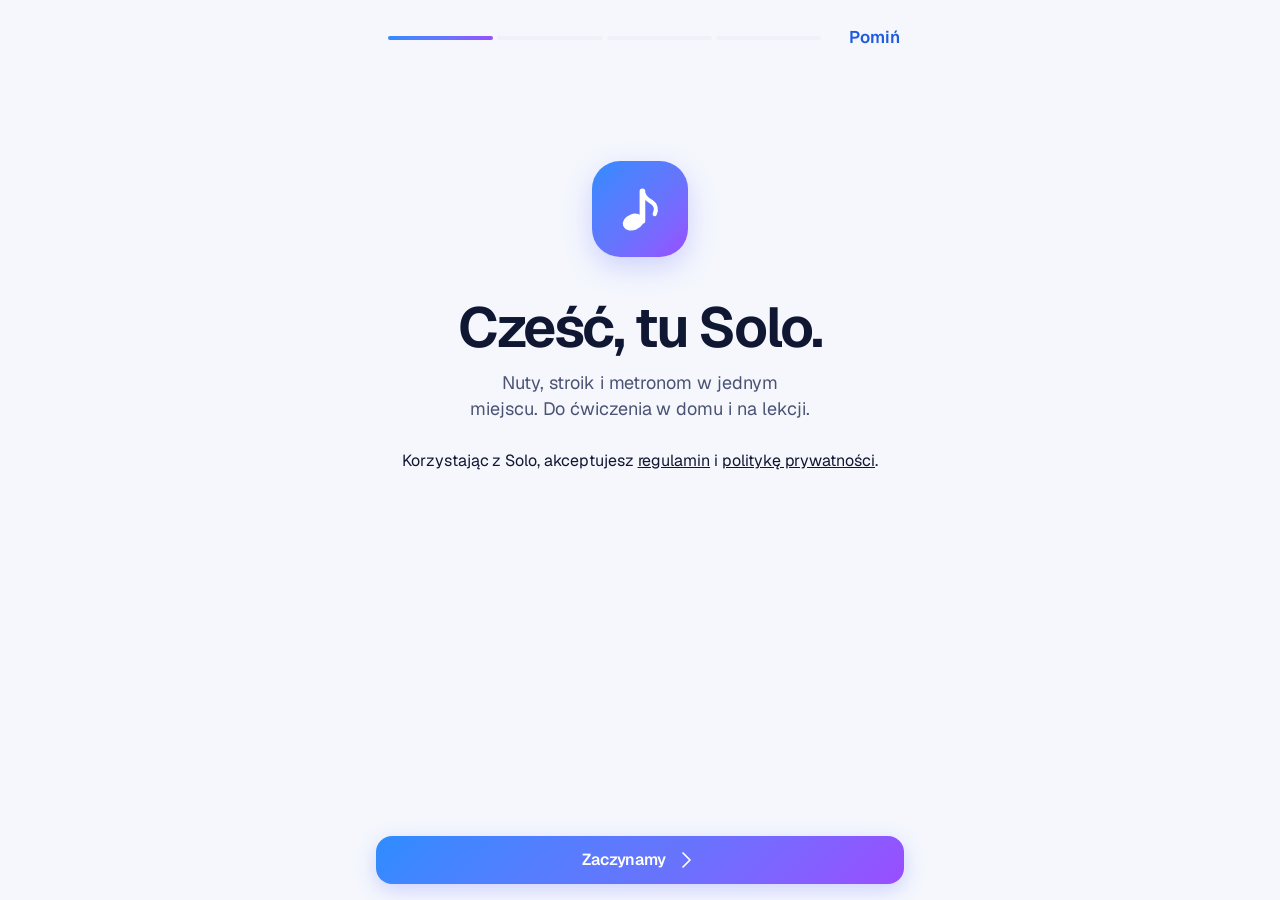
<file: index.html>
<!doctype html>
<html lang="pl">
<head>
<meta charset="utf-8">
<meta http-equiv="Content-Security-Policy" content="default-src 'self'; script-src 'self' 'wasm-unsafe-eval'; style-src 'self' 'unsafe-inline'; img-src 'self' data: blob:; font-src 'self'; connect-src 'self'; worker-src 'self' blob:; manifest-src 'self'; media-src 'self' blob: data:; object-src 'none'; base-uri 'none'; form-action 'none'">
<meta name="viewport" content="width=device-width, initial-scale=1, viewport-fit=cover, interactive-widget=resizes-content">
<meta name="color-scheme" content="light">
<title>Solo</title>
<meta name="description" content="Nuty ze zdjęcia: sama partia solowa, w Twoim kluczu i tonacji.">
<meta name="theme-color" content="#F5F7FD">
<meta name="apple-mobile-web-app-capable" content="yes">
<meta name="mobile-web-app-capable" content="yes">
<meta name="apple-mobile-web-app-title" content="Solo">
<meta name="apple-mobile-web-app-status-bar-style" content="default">
<meta name="referrer" content="no-referrer">
<link rel="manifest" href="manifest.webmanifest">
<link rel="icon" href="icons/favicon.svg" type="image/svg+xml">
<link rel="icon" href="icons/favicon-32.png" sizes="32x32" type="image/png">
<link rel="apple-touch-icon" href="icons/apple-touch-icon.png">
<link rel="stylesheet" href="fonts/fonts.css">
<link rel="stylesheet" href="styles.css">
<link rel="stylesheet" href="listen.css">
<script src="theme.js"></script>
</head>
<body>
<div id="splash" aria-hidden="true"><div class="aura"></div><div class="sp-tile"><svg class="mark"><use href="#note"/></svg></div><div class="sp-word">Solo</div></div>

<svg width="0" height="0" class="sprite" aria-hidden="true">
  <symbol id="note" viewBox="28 22 46 57"><ellipse cx="43" cy="66" rx="12" ry="8.6" transform="rotate(-22 43 66)" fill="currentColor"/><rect x="51.4" y="27" width="5" height="40" rx="2.5" fill="currentColor"/><path d="M54 29.5c1.2 6.5 5.6 9.6 10.6 12.6 4.8 2.9 6.6 8.6 3.9 14.4" fill="none" stroke="currentColor" stroke-width="5" stroke-linecap="round"/></symbol>
  <symbol id="camera" viewBox="0 0 24 24"><path d="M3.5 8.5A2.5 2.5 0 0 1 6 6h1.8l1.6-2h5.2l1.6 2H18a2.5 2.5 0 0 1 2.5 2.5v8A2.5 2.5 0 0 1 18 19H6a2.5 2.5 0 0 1-2.5-2.5z"/><ellipse class="h" cx="12" cy="12.6" rx="3.9" ry="2.8" transform="rotate(-22 12 12.6)"/></symbol>
  <symbol id="file" viewBox="0 0 24 24"><path d="M7 3h7l5 5v11a2 2 0 0 1-2 2H7a2 2 0 0 1-2-2V5a2 2 0 0 1 2-2z"/><path d="M14 3v5h5"/><path d="M12.9 16.2V10.5"/><ellipse class="h" cx="10.9" cy="16.4" rx="2.3" ry="1.65" transform="rotate(-22 10.9 16.4)"/></symbol>
  <symbol id="sliders" viewBox="0 0 24 24"><path d="M3.5 7.5h8M18.5 7.5h2M3.5 16.5h2M12.5 16.5h8"/><ellipse class="h" cx="15" cy="7.5" rx="3.2" ry="2.3" transform="rotate(-22 15 7.5)"/><ellipse class="h" cx="9" cy="16.5" rx="3.2" ry="2.3" transform="rotate(-22 9 16.5)"/></symbol>
  <symbol id="search" viewBox="0 0 24 24"><ellipse cx="10.5" cy="10.5" rx="6.6" ry="5.4" transform="rotate(-22 10.5 10.5)"/><path d="M15.6 15.2l4.6 4.6"/></symbol>
  <symbol id="left" viewBox="0 0 24 24"><path d="M15 5l-7 7 7 7"/></symbol>
  <symbol id="right" viewBox="0 0 24 24"><path d="M9 5l7 7-7 7"/></symbol>
  <!-- clef glyphs from the Leipzig music font (Verovio, SIL OFL 1.1) -->
  <symbol id="clef-g" viewBox="-40 -1110 730 1790"><path transform="scale(1,-1)" d="M441 -245c-23 -4 -48 -6 -76 -6c-59 0 -102 7 -130 20c-88 42 -150 93 -187 154c-26 44 -43 103 -48 176c0 6 -1 13 -1 19c0 54 15 111 45 170c29 57 65 106 110 148s96 85 153 127c-3 16 -8 46 -13 92c-4 43 -5 73 -5 89c0 117 16 172 69 257c34 54 64 82 89 82 c21 0 43 -30 69 -92s39 -115 41 -159v-15c0 -109 -21 -162 -67 -241c-13 -20 -63 -90 -98 -118c-13 -9 -25 -19 -37 -29l31 -181c8 1 18 2 28 2c58 0 102 -12 133 -35c59 -43 92 -104 98 -184c1 -7 1 -15 1 -22c0 -123 -87 -209 -181 -248c8 -57 17 -110 25 -162 c5 -31 6 -58 6 -80c0 -30 -5 -53 -14 -70c-35 -64 -88 -99 -158 -103c-5 0 -11 -1 -16 -1c-37 0 -72 10 -108 27c-50 24 -77 59 -80 105v11c0 29 7 55 20 76c18 28 45 42 79 44h6c49 0 93 -42 97 -87v-9c0 -51 -34 -86 -105 -106c17 -24 51 -36 102 -36c62 0 116 43 140 85 c9 16 13 41 13 74c0 20 -1 42 -5 67c-8 53 -18 106 -26 159zM461 939c-95 0 -135 -175 -135 -286c0 -24 2 -48 5 -71c50 39 92 82 127 128c40 53 60 100 60 140v8c-4 53 -22 81 -55 81h-2zM406 119l54 -326c73 25 110 78 110 161c0 7 0 15 -1 23c-7 95 -57 142 -151 142h-12 zM382 117c-72 -2 -128 -47 -128 -120v-7c2 -46 43 -99 75 -115c-3 -2 -7 -5 -10 -10c-70 33 -116 88 -123 172v11c0 68 44 126 88 159c23 17 49 29 78 36l-29 170c-21 -13 -52 -37 -92 -73c-50 -44 -86 -84 -109 -119c-45 -69 -67 -130 -67 -182v-13c5 -68 35 -127 93 -176 s125 -73 203 -73c25 0 50 3 75 9c-19 111 -36 221 -54 331z" fill="currentColor" stroke="none"/></symbol>
  <symbol id="clef-f" viewBox="-30 -335 760 1000"><path transform="scale(1,-1)" d="M582 -120c0 32 26 58 58 58s58 -26 58 -58s-26 -58 -58 -58s-58 26 -58 58zM582 120c0 32 26 58 58 58s58 -26 58 -58s-26 -58 -58 -58s-58 26 -58 58zM158 96c51 0 73 -14 88 -49l16 -39c0 -17 -2 -30 -7 -40c-3 -11 -10 -21 -19 -31c-17 -18 -49 -43 -84 -43 c-55 0 -77 13 -112 44c-24 21 -35 55 -35 100c0 46 14 81 32 112c30 52 71 79 137 93l36 6l26 2c154 0 235 -68 274 -182c11 -32 18 -68 18 -107c0 -103 -26 -182 -68 -250c-89 -145 -234 -230 -412 -288l-30 -5c-9 0 -14 3 -14 8c3 10 5 11 10 16c35 15 70 30 96 44l78 43 c96 57 162 136 197 258c9 33 17 60 22 100c3 22 5 35 6 39c-7 69 -16 115 -23 140s-4 22 -16 40c-8 12 -19 23 -31 34c-24 21 -62 44 -118 44c-48 0 -84 -8 -113 -28c-28 -19 -42 -44 -42 -73v-16c2 -5 3 -9 4 -11c24 22 52 39 84 39z" fill="currentColor" stroke="none"/></symbol>
  <symbol id="clef-c" viewBox="-30 -550 670 1100"><path transform="scale(1,-1)" d="M175 502h43v-456c10 5 18 12 37 29c16 19 22 27 27 38s8 24 14 49c3 22 5 43 5 62c7 -34 31 -54 73 -60c73 18 99 61 100 165c0 46 -10 78 -31 100c-18 23 -41 35 -69 35c-40 0 -65 -32 -66 -84c6 12 11 16 39 24c5 0 2 1 16 -4l17 -10l10 -14l7 -18 c-4 -32 -23 -48 -56 -48c-51 0 -77 33 -77 98c10 35 16 47 30 61c9 9 15 14 23 17c3 3 22 9 27 11l34 3l35 2c123 0 192 -64 192 -178l1 -33c0 -52 -20 -97 -60 -134c-18 -15 -42 -28 -74 -39c-30 -9 -63 -13 -101 -13l-93 -88v-34l93 -88c38 0 71 -4 101 -13 c32 -11 56 -24 74 -39c40 -37 60 -82 60 -134l-3 -33c0 -115 -68 -178 -190 -178l-35 2l-34 3c-5 2 -24 8 -27 11c-26 11 -40 32 -53 78c0 65 26 98 77 98c33 0 52 -16 56 -48l-7 -18l-10 -14l-17 -10c-14 -5 -11 -4 -16 -4c-28 8 -33 12 -39 24c1 -52 26 -84 66 -84 c28 0 51 12 69 35c21 22 31 54 31 100c-1 104 -27 147 -100 165c-42 -6 -66 -26 -73 -60c0 19 -2 40 -5 62c-6 25 -9 38 -14 49s-11 19 -27 38c-19 17 -27 24 -37 29v-456h-43v1004zM0 502h118v-1004h-118v1004z" fill="currentColor" stroke="none"/></symbol>
  <symbol id="down" viewBox="0 0 24 24"><path d="M6 9l6 6 6-6"/></symbol>
  <symbol id="barline" viewBox="0 0 24 24"><path d="M12 3v18M4 7h5M4 12h5M4 17h5M15 7h5M15 12h5M15 17h5"/></symbol>
  <symbol id="r-whole" viewBox="0 0 24 24"><path d="M3 8.5h18" stroke-width="1.4"/><rect x="7.5" y="8.5" width="9" height="4.5" rx=".5" fill="currentColor" stroke="none"/></symbol>
  <symbol id="r-half" viewBox="0 0 24 24"><path d="M3 15.5h18" stroke-width="1.4"/><rect x="7.5" y="11" width="9" height="4.5" rx=".5" fill="currentColor" stroke="none"/></symbol>
  <symbol id="r-quarter" viewBox="0 0 24 24"><path d="M9.5 3.5l4.5 5-3.5 4 4 4.5c-2.2-1-4.6-.3-4 2.5"/></symbol>
  <symbol id="r-eighth" viewBox="0 0 24 24"><circle cx="9" cy="8" r="2" fill="currentColor" stroke="none"/><path d="M9 9.8c2.4.6 4.6-.2 6.5-2.3L10.5 20"/></symbol>
  <symbol id="r-16th" viewBox="0 0 24 24"><circle cx="9.5" cy="6" r="1.8" fill="currentColor" stroke="none"/><circle cx="8" cy="11" r="1.8" fill="currentColor" stroke="none"/><path d="M9.5 7.6c2.4.6 4.4-.2 6.3-2.2L10.2 21M8 12.6c2.2.5 4.1-.1 5.9-1.8"/></symbol>
  <symbol id="rest-dash" viewBox="0 0 24 24"><path d="M3 9.5h18" stroke-width="1.6"/><rect x="7" y="9.5" width="10" height="4.5" rx=".6" fill="currentColor" stroke="none"/></symbol>
  <symbol id="newline" viewBox="0 0 24 24"><path d="M3 6h18M3 11h18" stroke-width="1.4"/><path d="M3 17h10M17 14v6M14 17h6"/></symbol>
  <symbol id="bl-single" viewBox="0 0 24 24"><path d="M12 4v16"/></symbol>
  <symbol id="bl-double" viewBox="0 0 24 24"><path d="M9 4v16M15 4v16"/></symbol>
  <symbol id="bl-final" viewBox="0 0 24 24"><path d="M8 4v16"/><path d="M15 4v16" stroke-width="4.5"/></symbol>
  <symbol id="bl-repeat" viewBox="0 0 24 24"><path d="M13 4v16"/><path d="M19 4v16" stroke-width="4"/><circle cx="7.5" cy="9.5" r="1.6" fill="currentColor" stroke="none"/><circle cx="7.5" cy="14.5" r="1.6" fill="currentColor" stroke="none"/></symbol>
  <symbol id="barline-x" viewBox="0 0 24 24"><path d="M12 3v18" stroke-dasharray="2 3"/><path d="M4 9l6 6M10 9l-6 6M14 9l6 6M20 9l-6 6"/></symbol>
  <symbol id="beam" viewBox="0 0 24 24"><ellipse cx="6.5" cy="18" rx="3" ry="2.2" transform="rotate(-20 6.5 18)" fill="currentColor" stroke="none"/><ellipse cx="17" cy="16" rx="3" ry="2.2" transform="rotate(-20 17 16)" fill="currentColor" stroke="none"/><path d="M9 17.5V6.5M19.5 15.5V4.5"/><path d="M9 6.5l10.5-2v3l-10.5 2z" fill="currentColor"/></symbol>
  <symbol id="dur" viewBox="0 0 24 24"><circle cx="12" cy="13.5" r="7.5"/><path d="M12 13.5V9.5M10 2.5h4M18.5 6.5l1.2-1.2"/></symbol>
  <symbol id="star" viewBox="0 0 24 24"><path d="M12 3.5l2 5.5 5.5 2-5.5 2-2 5.5-2-5.5-5.5-2 5.5-2z"/></symbol>
  <symbol id="play" viewBox="0 0 24 24"><path d="M8 5.6v12.8a1 1 0 0 0 1.5.86l10.6-6.4a1 1 0 0 0 0-1.72L9.5 4.74A1 1 0 0 0 8 5.6z" fill="currentColor" stroke="none"/></symbol>
  <symbol id="stop" viewBox="0 0 24 24"><rect x="6" y="6" width="12" height="12" rx="2.2" fill="currentColor" stroke="none"/></symbol>
  <symbol id="updown" viewBox="0 0 24 24"><path d="M9 17.2V6.5M18 13.2V3.5"/><ellipse class="h" cx="6.6" cy="17.6" rx="3" ry="2.15" transform="rotate(-22 6.6 17.6)"/><ellipse cx="15.6" cy="13.6" rx="3" ry="2.15" transform="rotate(-22 15.6 13.6)"/><path d="M10.5 21h6.5M14.5 18.5l2.5 2.5"/></symbol>
  <symbol id="clef" viewBox="0 0 24 24"><path d="M4.6 9.2C5.3 5.8 8.1 4 11.1 4.3c3.6.4 5.4 3.4 4.8 6.9-.8 4.6-5 7.6-10.8 9.3"/><ellipse class="h" cx="6.7" cy="9.3" rx="2.2" ry="1.9"/><circle cx="19.6" cy="7.6" r="1.2" fill="currentColor" stroke="none"/><circle cx="19.6" cy="12.6" r="1.2" fill="currentColor" stroke="none"/></symbol>
  <symbol id="dots3" viewBox="0 0 24 24"><circle cx="5" cy="12" r="2.3" fill="currentColor" stroke="none"/><circle cx="12" cy="12" r="2.3" fill="currentColor" stroke="none"/><circle cx="19" cy="12" r="2.3" fill="currentColor" stroke="none"/></symbol>
  <symbol id="more" viewBox="0 0 24 24"><ellipse cx="5" cy="12" rx="2.2" ry="1.6" fill="currentColor" stroke="none" transform="rotate(-22 5 12)"/><ellipse class="h" cx="12" cy="12" rx="2.2" ry="1.6" transform="rotate(-22 12 12)"/><ellipse cx="19" cy="12" rx="2.2" ry="1.6" fill="currentColor" stroke="none" transform="rotate(-22 19 12)"/></symbol>
  <symbol id="share" viewBox="0 0 24 24"><path d="M12 3.5v11M8 7.5l4-4 4 4"/><path d="M7 11H6a1 1 0 0 0-1 1v7a1.5 1.5 0 0 0 1.5 1.5h11A1.5 1.5 0 0 0 19 19v-7a1 1 0 0 0-1-1h-1"/></symbol>
  <symbol id="print" viewBox="0 0 24 24"><path d="M7 9V4h10v5"/><rect x="3.5" y="9" width="17" height="8" rx="2"/><path d="M7 14h10v6.5H7z"/><ellipse class="h" cx="17" cy="12" rx="1.3" ry="1"/></symbol>
  <symbol id="minus" viewBox="0 0 24 24"><path d="M5 12h14"/></symbol>
  <symbol id="plus" viewBox="0 0 24 24"><path d="M12 5v14M5 12h14"/></symbol>
  <symbol id="check" viewBox="0 0 24 24"><path d="M5 12.5l4.5 4.5L19 7.5"/></symbol>
  <symbol id="flash" viewBox="0 0 24 24"><path d="M13.5 3 5.5 13.5h6L10.5 21l8-10.5h-6z"/></symbol>
  <symbol id="quarter" viewBox="0 0 10 20"><ellipse cx="4.2" cy="16" rx="3.7" ry="2.6" transform="rotate(-22 4.2 16)"/><rect x="6.75" y="1.5" width="1.3" height="14.2" rx=".6"/></symbol>
  <symbol id="x" viewBox="0 0 24 24"><path d="M6.5 6.5l11 11M17.5 6.5l-11 11"/></symbol>
  <symbol id="piano" viewBox="0 0 24 24"><rect x="3.5" y="5" width="17" height="14" rx="2"/><path d="M12 13.5V19M8.2 13.5V19M15.8 13.5V19"/><rect class="h" x="6.8" y="5" width="2.6" height="8.5" rx=".8"/><rect class="h" x="14.6" y="5" width="2.6" height="8.5" rx=".8"/></symbol>
  <symbol id="trombone" viewBox="0 0 24 24"><path d="M7.5 9.5h11a2.5 2.5 0 0 1 0 5H10M10 14.5v4"/><path d="M7.5 9.5L3 6.6v5.8z"/><ellipse class="h" cx="10" cy="19.4" rx="1.6" ry="1.1"/></symbol>
  <symbol id="metronome" viewBox="0 0 24 24"><path d="M9.5 4h5l3.5 16H6z"/><path d="M12 15.5l4.2-7.4"/><ellipse class="h" cx="16.6" cy="7.3" rx="2" ry="1.45" transform="rotate(-22 16.6 7.3)"/></symbol>
  <symbol id="pencil" viewBox="0 0 24 24"><path d="M15.5 5.5l3 3L9 18l-4 1 1-4z"/></symbol>
  <symbol id="trash" viewBox="0 0 24 24"><path d="M4.5 7h15M10 4h4M6.5 7l1 12.5a1.5 1.5 0 0 0 1.5 1.4h6a1.5 1.5 0 0 0 1.5-1.4L17.5 7"/></symbol>
  <symbol id="image" viewBox="0 0 24 24"><rect x="3.5" y="4.5" width="17" height="15" rx="2.5"/><path d="M4 17l5-5 4 4 2.5-2.5L20 18"/><ellipse class="h" cx="15.5" cy="9" rx="1.8" ry="1.35" transform="rotate(-22 15.5 9)"/></symbol>
  <symbol id="wand" viewBox="0 0 24 24"><path d="M4 20L15 9"/><path d="M13 7l4 4"/><ellipse class="h" cx="18.2" cy="5.6" rx="2" ry="1.45" transform="rotate(-22 18.2 5.6)"/><path d="M8 4v3M6.5 5.5h3M19 15v3M17.5 16.5h3"/></symbol>
  <symbol id="size" viewBox="0 0 24 24"><path d="M3.5 19L8 6l4.5 13M5 15h6"/><path d="M14 19l3-8.5 3 8.5M15 16.5h4"/></symbol>
  <symbol id="music" viewBox="0 0 24 24"><path d="M8 3.5h8M8 7h8"/><path d="M15 16V9.5"/><ellipse class="h" cx="12.6" cy="16.4" rx="2.6" ry="1.9" transform="rotate(-22 12.6 16.4)"/><path d="M6.5 3v18M17.5 3v18"/></symbol>
  <symbol id="lock" viewBox="0 0 24 24"><rect x="5" y="10.5" width="14" height="10" rx="2.5"/><path d="M8.5 10.5V8a3.5 3.5 0 0 1 7 0v2.5"/><ellipse class="h" cx="12" cy="15.5" rx="1.6" ry="1.2"/></symbol>
  <symbol id="download" viewBox="0 0 24 24"><path d="M12 4v11M8 11l4 4 4-4M5 19.5h14"/></symbol>
  <symbol id="upload" viewBox="0 0 24 24"><path d="M12 15V4M8 8l4-4 4 4M5 19.5h14"/></symbol>
  <symbol id="info" viewBox="0 0 24 24"><circle cx="12" cy="12" r="8.5"/><path d="M12 11v5.5"/><circle cx="12" cy="7.8" r="1.1" fill="currentColor" stroke="none"/></symbol>
  <symbol id="mic" viewBox="0 0 24 24"><rect x="9" y="3.5" width="6" height="11" rx="3"/><path d="M5.5 11.5a6.5 6.5 0 0 0 13 0M12 18v2.5"/></symbol>
  <!-- editor and player: same 24-grid line style, the tilted note head as the accent -->
  <symbol id="up" viewBox="0 0 24 24"><path d="M6 15l6-6 6 6"/></symbol>
  <symbol id="n-whole" viewBox="0 0 24 24"><ellipse cx="12" cy="12" rx="5.6" ry="3.8" transform="rotate(-22 12 12)"/></symbol>
  <symbol id="n-half" viewBox="0 0 24 24"><ellipse cx="10" cy="17" rx="4" ry="2.8" transform="rotate(-22 10 17)"/><path d="M13.8 15.6V3.5"/></symbol>
  <symbol id="n-quarter" viewBox="0 0 24 24"><ellipse cx="10" cy="17" rx="4" ry="2.8" transform="rotate(-22 10 17)" fill="currentColor"/><path d="M13.8 15.6V3.5"/></symbol>
  <symbol id="n-eighth" viewBox="0 0 24 24"><ellipse cx="9" cy="17" rx="4" ry="2.8" transform="rotate(-22 9 17)" fill="currentColor"/><path d="M12.8 15.6V3.5c0 3 5 4 4.6 8.6"/></symbol>
  <symbol id="n-16th" viewBox="0 0 24 24"><ellipse cx="9" cy="17" rx="4" ry="2.8" transform="rotate(-22 9 17)" fill="currentColor"/><path d="M12.8 15.6V3.5c0 2.4 4.6 3 4.4 6.6M12.8 8c0 2.4 4.6 3 4.4 6.6"/></symbol>
  <symbol id="n-dot" viewBox="0 0 24 24"><ellipse cx="9" cy="15" rx="4" ry="2.8" transform="rotate(-22 9 15)" fill="currentColor"/><path d="M12.8 13.6V3.5"/><circle cx="18" cy="15" r="1.6" fill="currentColor" stroke="none"/></symbol>
  <symbol id="rest" viewBox="0 0 24 24"><path d="M9.5 3.5l4.5 5-3.5 4 4 4.5c-2.2-1-4.6-.3-4 2.5"/></symbol>
  <symbol id="flat" viewBox="0 0 24 24"><path d="M8.5 3v17c4.5-1.6 8-4 7.2-7.4-.7-2.6-4.1-2.2-7.2.4"/></symbol>
  <symbol id="sharp" viewBox="0 0 24 24"><path d="M9.5 4v17M14.5 3v17M6 10l12-2.5M6 16l12-2.5"/></symbol>
  <symbol id="natural" viewBox="0 0 24 24"><path d="M8.5 3v14.5l7-2M15.5 21V6.5l-7 2"/></symbol>
  <symbol id="octave" viewBox="0 0 24 24"><circle cx="9" cy="8" r="3"/><circle cx="9" cy="15.5" r="3.6"/><path d="M18 19V6M15 9l3-3 3 3"/></symbol>
  <symbol id="octave-down" viewBox="0 0 24 24"><circle cx="9" cy="8" r="3"/><circle cx="9" cy="15.5" r="3.6"/><path d="M18 5v13M15 15l3 3 3-3"/></symbol>
  <symbol id="undo" viewBox="0 0 24 24"><path d="M9 6L4.5 10.5 9 15"/><path d="M4.5 10.5H14a5.5 5.5 0 0 1 0 11h-3"/></symbol>
  <symbol id="bar" viewBox="0 0 24 24"><path d="M3.5 7h17M3.5 10h17M3.5 13h17M3.5 16h17M12 5.5v12"/></symbol>
  <symbol id="loop" viewBox="0 0 24 24"><path d="M17 4.5l3 3-3 3"/><path d="M20 7.5H8a4.5 4.5 0 0 0-4.5 4.5"/><path d="M7 19.5l-3-3 3-3"/><path d="M4 16.5h12a4.5 4.5 0 0 0 4.5-4.5"/></symbol>
  <symbol id="restart" viewBox="0 0 24 24"><path d="M6 5v14"/><path d="M18 5.6v12.8a.8.8 0 0 1-1.2.7L9 12.7a.8.8 0 0 1 0-1.4l7.8-6.4a.8.8 0 0 1 1.2.7z"/></symbol>
  <symbol id="pause" viewBox="0 0 24 24"><rect x="6.5" y="5" width="4" height="14" rx="1.4" fill="currentColor" stroke="none"/><rect x="13.5" y="5" width="4" height="14" rx="1.4" fill="currentColor" stroke="none"/></symbol>
  <symbol id="drag" viewBox="0 0 24 24"><path d="M12 3.5v17M8.5 7L12 3.5 15.5 7M8.5 17l3.5 3.5 3.5-3.5"/></symbol>
  <symbol id="tools" viewBox="0 0 24 24"><rect x="4" y="4" width="6.5" height="6.5" rx="1.8"/><rect x="13.5" y="4" width="6.5" height="6.5" rx="1.8"/><rect x="4" y="13.5" width="6.5" height="6.5" rx="1.8"/><ellipse class="h" cx="16.75" cy="16.75" rx="3.2" ry="2.3" transform="rotate(-22 16.75 16.75)"/></symbol>
  <symbol id="user" viewBox="0 0 24 24"><circle cx="12" cy="8.5" r="3.8"/><path d="M4.5 20c.8-4 3.8-6 7.5-6s6.7 2 7.5 6"/></symbol>
  <symbol id="fork" viewBox="0 0 24 24"><path d="M9 3v8a3 3 0 0 0 6 0V3M12 14v7"/></symbol>
  <symbol id="count" viewBox="0 0 24 24"><path d="M5 18V9M10 18V6M15 18v-6M20 18V9"/></symbol>
  <symbol id="heart" viewBox="0 0 24 24"><path d="M12 20s-7.5-4.6-7.5-10A4.3 4.3 0 0 1 12 7.3 4.3 4.3 0 0 1 19.5 10c0 5.4-7.5 10-7.5 10z"/></symbol>
  <symbol id="heart-fill" viewBox="0 0 24 24"><path d="M12 20s-7.5-4.6-7.5-10A4.3 4.3 0 0 1 12 7.3 4.3 4.3 0 0 1 19.5 10c0 5.4-7.5 10-7.5 10z" fill="currentColor"/></symbol>
  <symbol id="stack" viewBox="0 0 24 24"><rect x="4" y="8" width="16" height="12" rx="2.5"/><path d="M7 5h10M9 2.5h6"/></symbol>
  <symbol id="eye" viewBox="0 0 24 24"><path d="M2.5 12s3.5-6.5 9.5-6.5S21.5 12 21.5 12 18 18.5 12 18.5 2.5 12 2.5 12z"/><circle cx="12" cy="12" r="3"/></symbol>
  <symbol id="mute" viewBox="0 0 24 24"><path d="M4 9.5h3.5L12 5.5v13l-4.5-4H4z"/><path d="M16 9.5l5 5M21 9.5l-5 5"/></symbol>
  <symbol id="swap" viewBox="0 0 24 24"><path d="M7 4L3.5 7.5 7 11M3.5 7.5H17M17 13l3.5 3.5L17 20M20.5 16.5H7"/></symbol>
  <symbol id="cresc" viewBox="0 0 24 24"><path d="M21 6L3 12l18 6"/></symbol>
  <symbol id="dim" viewBox="0 0 24 24"><path d="M3 6l18 6-18 6"/></symbol>
  <symbol id="staccato" viewBox="0 0 24 24"><ellipse cx="10" cy="17" rx="4" ry="2.8" transform="rotate(-22 10 17)" fill="currentColor"/><circle cx="10" cy="8" r="1.8" fill="currentColor" stroke="none"/></symbol>
  <symbol id="accent" viewBox="0 0 24 24"><ellipse cx="10" cy="18" rx="4" ry="2.8" transform="rotate(-22 10 18)" fill="currentColor"/><path d="M5 5l10 3-10 3"/></symbol>
  <symbol id="tenuto" viewBox="0 0 24 24"><ellipse cx="10" cy="17" rx="4" ry="2.8" transform="rotate(-22 10 17)" fill="currentColor"/><path d="M5 9h10"/></symbol>
  <symbol id="fermata" viewBox="0 0 24 24"><path d="M3.5 16a8.5 8.5 0 0 1 17 0"/><circle cx="12" cy="14.5" r="1.6" fill="currentColor" stroke="none"/></symbol>
  <symbol id="slur" viewBox="0 0 24 24"><path d="M3 15c4-7 14-7 18 0"/></symbol>
  <symbol id="marks" viewBox="0 0 24 24"><path d="M14.5 4.5c-2 0-2.6 1.4-3 3.5L9.5 19c-.4 2-1.2 2.5-2.5 2.5M8 10h6"/></symbol>
  <symbol id="copy" viewBox="0 0 24 24"><rect x="8" y="8" width="12" height="12" rx="3"/><path d="M16 8V6.5A2.5 2.5 0 0 0 13.5 4h-7A2.5 2.5 0 0 0 4 6.5v7A2.5 2.5 0 0 0 6.5 16H8"/></symbol>
  <symbol id="warn" viewBox="0 0 24 24"><path d="M12 4.5l8.5 15h-17z"/><path d="M12 10v4.5"/><circle cx="12" cy="17" r="1" fill="currentColor" stroke="none"/></symbol>
</svg>

<!-- =============== HOME / LIBRARY =============== -->
<main id="home" class="view">
  <div class="wrap">
    <!-- the masthead: the Solo aura (soft moving colour light) behind the greeting -->
    <header class="mast" id="hero">
      <div class="aura" aria-hidden="true"></div>
      <div class="brand"><svg class="mark"><use href="#note"/></svg><span>Solo</span></div>
      <h1 class="h-xl">Co dziś gramy?</h1>
          </header>

    <section class="lib" id="lib">
      <div class="libhead">
        <h2 class="h-l">Twoje nuty <span class="count" id="lib-count"></span></h2>
        <div class="libtools">
          <label class="search"><svg class="i"><use href="#search"/></svg><input id="lib-search" type="search" placeholder="Szukaj" autocomplete="off" aria-label="Szukaj w nutach"></label>
          <label class="sort"><select id="lib-sort" aria-label="Kolejność"><option value="opened">Ostatnio otwierane</option><option value="title">Tytuł</option><option value="composer">Kompozytor</option><option value="created">Ostatnio dodane</option></select><svg class="i"><use href="#down"/></svg></label>
        </div>
      </div>
      <div class="notice" id="news-nudge" hidden>
        <svg class="i"><use href="#info"/></svg>
        <div class="grow"><b>Nowa wersja Solo</b><span>Zobacz, co się zmieniło.</span></div>
        <button class="link" id="news-open">Pokaż</button>
        <button class="x" id="news-x" aria-label="Zamknij"><svg class="i"><use href="#x"/></svg></button>
      </div>
      <div class="notice" id="backup-nudge" hidden>
        <svg class="i"><use href="#download"/></svg>
        <div class="grow"><b>Zapisz kopię nut</b><span>Na wypadek, gdyby przeglądarka wyczyściła pamięć.</span></div>
        <button class="link" id="nudge-save">Zapisz</button>
        <button class="x" id="nudge-x" aria-label="Później"><svg class="i"><use href="#x"/></svg></button>
      </div>
      <div class="cols" id="cols" role="tablist" aria-label="Kolekcje"></div>
      <div class="grid" id="lib-grid"></div>
      <p class="lib-none" id="col-empty" hidden>Pusto. Przytrzymaj okładkę i wybierz „Kolekcja”.</p>
      <p class="lib-none" id="lib-none" hidden></p>
    </section>

    <section class="empty" id="lib-empty" hidden>
      <div class="empty-copy">
        <h2 class="h-l">Pusty pulpit</h2>
        
        <div class="row-btns">
          <button class="btn tinted" data-act="example"><span>Pokaż przykład</span></button>
          <button class="btn primary" data-sheet="add"><svg class="i"><use href="#plus"/></svg><span>Dodaj nuty</span></button>
        </div>
      </div>
    </section>
  </div>
</main>

<!-- =============== SCORE =============== -->
<section id="score" class="view" hidden>
  <header class="sbar">
    <div class="sbar-l"><button class="pill round" id="btn-back" aria-label="Wróć"><svg class="i"><use href="#left"/></svg></button>
    <button class="pill text ed-only ed-cancel" id="btn-cancel"><span>Anuluj</span></button>
    <button class="pill round ed-only" data-ed="undo" id="ed-undo" aria-label="Cofnij"><svg class="i"><use href="#undo"/></svg></button>
    <button class="pill round ed-only" data-ed="redo" id="ed-redo" aria-label="Ponów" disabled><svg class="i" style="transform:scaleX(-1)"><use href="#undo"/></svg></button></div>
    <div class="stitle"><div class="a" id="s-title"></div><div class="b" id="s-sub"></div></div>
    <div class="sbar-r">
    <button class="pill text" id="btn-edit" aria-pressed="false"><span>Edytuj</span></button>
    <button class="pill round" id="btn-tools" data-sheet="more" aria-label="Więcej" title="Więcej"><svg class="i"><use href="#more"/></svg></button>
    </div>
    <div class="pstrip" id="pstrip" role="toolbar" aria-label="Partie"></div>
  </header>
  <div class="scroller" id="scroller">
    <div class="notice" id="notice" hidden>
      <svg class="i"><use href="#warn"/></svg>
      <div class="grow"><b id="notice-title"></b><span id="notice-text"></span></div>
      <button class="link" data-sheet="orig">Porównaj</button>
      <button class="x" id="notice-x" aria-label="Zamknij"><svg class="i"><use href="#x"/></svg></button>
    </div>
    <figure class="peek" id="peek" hidden><canvas id="peek-c"></canvas><figcaption><span id="peek-t">Oryginał</span><button class="x" id="peek-x" aria-label="Zamknij"><svg class="i"><use href="#x"/></svg></button></figcaption></figure>
    <button class="follow-pill" id="follow-pill" hidden><svg class="i"><use href="#down"/></svg><span>Wróć do grania</span></button>
    <div class="pages" id="pages"><div class="loading-page"><span class="spinner"></span></div></div>
  </div>
  <div class="editor" id="editbar" role="toolbar" aria-label="Popraw nuty" hidden>
    <div class="ed-info" id="ed-info" aria-live="polite"></div>
    <div class="ed-pane bar-pane" data-pane="bar" hidden>

  <p class="note first" id="bar-note" hidden></p>
  <b class="bp-title" id="sh-bar-t">Utwór</b>
  <h3 class="lbl">Tonacja</h3>
  <div class="keypick kslide" id="bar-keypick">
    <div class="kp-val" aria-live="polite"><b id="bar-keyname"></b><small id="bar-keysig"></small></div>
    <input type="range" id="bar-krange" min="-6" max="6" step="1" aria-label="Tonacja: w lewo niżej, w prawo wyżej">
    <div class="ks-ticks" id="bar-kticks"></div>
  </div>
  <h3 class="lbl">Popraw znaki przy kluczu</h3>
  <div class="keyfix" id="bar-keyfix">
    <button type="button" class="pill round sm" data-kf="-1" aria-label="Jeden bemol więcej przy kluczu"><svg class="i"><use href="#minus"/></svg></button>
    <span class="kf-val"><b id="bar-kf-val"></b></span>
    <button type="button" class="pill round sm" data-kf="1" aria-label="Jeden krzyżyk więcej przy kluczu"><svg class="i"><use href="#plus"/></svg></button>
  </div>
  <div id="bar-clefbox"><h3 class="lbl" id="bar-clef-t">Klucz</h3>
  <div class="chips clefchips" id="bar-clef"><button data-v="G"><svg class="cl g"><use href="#clef-g"/></svg>Wiolinowy</button><button data-v="F"><svg class="cl f"><use href="#clef-f"/></svg>Basowy</button><button data-v="C4"><svg class="cl c"><use href="#clef-c"/></svg>Tenorowy</button><button data-v="C3"><svg class="cl c"><use href="#clef-c"/></svg>Altowy</button></div></div>
  <h3 class="lbl">Metrum</h3>
  <div class="m-inline" id="bar-time"></div>
  <h3 class="lbl">Tempo odsłuchu</h3>
  <div class="list">
    <div class="li stepper"><button class="pill round" id="bar-bpm-down" aria-label="Wolniej"><svg class="i"><use href="#minus"/></svg></button><span class="grow step-val"><svg class="q"><use href="#quarter"/></svg> = <b id="bar-bpm">120</b></span><button class="pill round" id="bar-bpm-up" aria-label="Szybciej"><svg class="i"><use href="#plus"/></svg></button></div>
  </div>
    </div>
    <div class="ed-pane grid-pane g6" data-pane="pitch" hidden>
      <button data-ed="left" aria-label="W lewo (wcześniej w takcie)"><svg class="i"><use href="#left"/></svg></button>
      <button data-ed="up" aria-label="W górę"><svg class="i"><use href="#up"/></svg></button>
      <button data-ed="down" aria-label="W dół"><svg class="i"><use href="#down"/></svg></button>
      <button data-ed="right" aria-label="W prawo (później w takcie)"><svg class="i"><use href="#right"/></svg></button>
      <button data-ed="octup" aria-label="Oktawę wyżej"><svg class="i"><use href="#octave"/></svg></button>
      <button data-ed="octdown" aria-label="Oktawę niżej"><svg class="i"><use href="#octave-down"/></svg></button>
    </div>
    <div class="ed-pane grid-pane g5" data-pane="len" hidden>
      <button data-len="whole" aria-label="Cała nuta"><svg class="i"><use href="#n-whole"/></svg></button>
      <button data-len="half" aria-label="Półnuta"><svg class="i"><use href="#n-half"/></svg></button>
      <button data-len="quarter" aria-label="Ćwierćnuta"><svg class="i"><use href="#n-quarter"/></svg></button>
      <button data-len="eighth" aria-label="Ósemka"><svg class="i"><use href="#n-eighth"/></svg></button>
      <button data-len="16th" aria-label="Szesnastka"><svg class="i"><use href="#n-16th"/></svg></button>
      <button data-rlen="whole" aria-label="Pauza całonutowa"><svg class="i"><use href="#r-whole"/></svg></button>
      <button data-rlen="half" aria-label="Pauza półnutowa"><svg class="i"><use href="#r-half"/></svg></button>
      <button data-rlen="quarter" aria-label="Pauza ćwierćnutowa"><svg class="i"><use href="#r-quarter"/></svg></button>
      <button data-rlen="eighth" aria-label="Pauza ósemkowa"><svg class="i"><use href="#r-eighth"/></svg></button>
      <button data-rlen="16th" aria-label="Pauza szesnastkowa"><svg class="i"><use href="#r-16th"/></svg></button>
      <div class="gp-row4">
        <button type="button" id="ed-dot" aria-label="Z kropką" aria-pressed="false"><svg class="i"><use href="#n-dot"/></svg></button>
        <button type="button" id="ed-flat" aria-label="Bemol: pół tonu niżej"><svg class="i"><use href="#flat"/></svg></button>
        <button type="button" id="ed-sharp" aria-label="Krzyżyk: pół tonu wyżej"><svg class="i"><use href="#sharp"/></svg></button>
        <button data-ed="beam" id="ed-beam" aria-label="Połącz belką z następną nutą" aria-pressed="false"><svg class="i"><use href="#beam"/></svg></button>
      </div>
    </div>
    <div class="ed-pane line-pane" data-pane="line" hidden>
      <div class="lp-row" id="line-kind" role="group" aria-label="Rodzaj kreski">
        <button type="button" data-ls="regular"><svg class="i"><use href="#bl-single"/></svg><span>Zwykła</span></button>
        <button type="button" data-ls="light-light"><svg class="i"><use href="#bl-double"/></svg><span>Podwójna</span></button>
        <button type="button" data-ls="light-heavy"><svg class="i"><use href="#bl-final"/></svg><span>Końcowa</span></button>
        <button type="button" data-ls="repeat"><svg class="i"><use href="#bl-repeat"/></svg><span>Powtórka</span></button>
      </div>
      <div class="lp-row two">
        <button type="button" id="line-add"><svg class="i"><use href="#plus"/></svg><span>Wstaw takt</span></button>
        <button type="button" id="line-newline"><svg class="i"><use href="#newline"/></svg><span>Nowa linia</span></button>
      </div>
    </div>
    <div class="ed-pane wrap2" data-pane="marks" hidden>
      <button data-ed="dyn:pp" class="dyn" aria-label="pianissimo">pp</button>
      <button data-ed="dyn:p" class="dyn" aria-label="piano">p</button>
      <button data-ed="dyn:mp" class="dyn" aria-label="mezzopiano">mp</button>
      <button data-ed="dyn:mf" class="dyn" aria-label="mezzoforte">mf</button>
      <button data-ed="dyn:f" class="dyn" aria-label="forte">f</button>
      <button data-ed="dyn:ff" class="dyn" aria-label="fortissimo">ff</button>
      <button data-ed="dyn:sfz" class="dyn" aria-label="sforzato">sfz</button>
      <button data-ed="wedge:crescendo" aria-label="Crescendo"><svg class="i"><use href="#cresc"/></svg></button>
      <button data-ed="wedge:diminuendo" aria-label="Diminuendo"><svg class="i"><use href="#dim"/></svg></button>
      <button data-ed="art:staccato" aria-label="Staccato"><svg class="i"><use href="#staccato"/></svg></button>
      <button data-ed="art:accent" aria-label="Akcent"><svg class="i"><use href="#accent"/></svg></button>
      <button data-ed="art:tenuto" aria-label="Tenuto"><svg class="i"><use href="#tenuto"/></svg></button>
      <button data-ed="fermata" aria-label="Fermata"><svg class="i"><use href="#fermata"/></svg></button>
      <button data-ed="slur" aria-label="Łuk do następnej nuty"><svg class="i"><use href="#slur"/></svg></button>
    </div>
    <div class="ed-tabs" role="tablist">
      <button role="tab" data-tab-ed="bar" class="ed-bar" aria-selected="false" aria-label="Utwór: tonacja, klucz, metrum, tempo"><svg class="i"><use href="#bar"/></svg><span>Utwór</span></button>
      <button role="tab" data-tab-ed="len" aria-selected="false" aria-label="Dodaj: nuty, pauzy, znaki, belka"><svg class="i"><use href="#plus"/></svg><span>Dodaj</span></button>
      <button role="tab" data-tab-ed="pitch" aria-selected="false" aria-label="Rozmieść: góra, dół, w lewo, w prawo, oktawa"><svg class="i"><use href="#drag"/></svg><span>Rozmieść</span></button>
      <button role="tab" data-tab-ed="line" aria-selected="false" aria-label="Takt: kreski, nowy takt, nowa linia"><svg class="i"><use href="#barline"/></svg><span>Takt</span></button>
      <button role="tab" data-tab-ed="marks" aria-selected="false" aria-label="Styl: dynamika, akcenty, łuki"><svg class="i"><use href="#marks"/></svg><span>Styl</span></button>
      <button type="button" class="ed-trash" id="ed-trash" aria-label="Usuń zaznaczone"><svg class="i"><use href="#trash"/></svg></button>
    </div>
  </div>
  <div class="loopbar" id="loopbar" hidden>
    <div class="lb-track" id="lb-track"><i class="lb-fill" id="lb-fill"></i>
      <button class="lb-th" id="lb-a" aria-label="Początek pętli"><span id="lb-av">1</span></button>
      <button class="lb-th" id="lb-b" aria-label="Koniec pętli"><span id="lb-bv">4</span></button>
    </div>
  </div>
  <nav class="dock transport" id="dock" aria-label="Odtwarzanie">
    <div class="tp-prog" id="tp-prog" aria-hidden="true"><i id="tp-fill"></i></div>
    <button class="tool" id="btn-restart" aria-label="Od początku"><svg class="i"><use href="#restart"/></svg></button>
    <button class="tool" id="btn-loop" aria-label="Pętla: powtarzaj takty" aria-pressed="false"><svg class="i"><use href="#loop"/></svg></button>
    <button class="tool play" id="btn-play" aria-label="Posłuchaj"><svg class="i"><use href="#play"/></svg></button>
    <button class="tool tempo" id="btn-tempo" data-sheet="practice" aria-label="Tempo i ćwiczenie"><svg class="q"><use href="#quarter"/></svg><b id="tp-bpm">120</b></button>
    <span class="tp-bar" id="tp-bar"></span>
  </nav>
</section>

<div id="navdim" hidden></div>

<!-- =============== SETTINGS =============== -->
<section id="settings" class="view tabview" hidden>
  <div class="wrap narrow">
    <h1 class="h-l page-title tabtitle">Ja</h1>

    <div class="me-card" id="me-card"></div>
    <div class="prof" id="prof"></div>

    <h3 class="lbl lx-over" id="snd-t">Brzmienia</h3>
    <div class="snd-row" id="own-list" role="group" aria-labelledby="snd-t"></div>
    <p class="snd-sub" id="own-st"></p>


    <h3 class="lbl">Biblioteka</h3>
    <div class="group">
      <button class="li tap" id="btn-backup"><span class="ic"><svg class="i"><use href="#download"/></svg></span><span class="grow"><b>Zapisz kopię zapasową</b></span><svg class="i chev"><use href="#right"/></svg></button>
      <label class="li tap" for="in-backup"><span class="ic"><svg class="i"><use href="#upload"/></svg></span><span class="grow"><b>Wczytaj kopię zapasową</b></span><svg class="i chev"><use href="#right"/></svg></label>
      <div class="li"><span class="ic"><svg class="i"><use href="#music"/></svg></span><span class="grow"><b id="store-count">Nuty</b><small id="store-size"></small></span></div>
    </div>
    <p class="status-line" id="backup-status"></p>

    <div id="install-sec">
    <h3 class="lbl">Na ekranie początkowym</h3>
    <div class="group">
      <button class="li tap" id="btn-install" hidden><span class="ic"><svg class="i"><use href="#plus"/></svg></span><span class="grow"><b>Dodaj Solo do ekranu</b><small>Solo stanie się aplikacją z własną ikoną</small></span><svg class="i chev"><use href="#right"/></svg></button>
      <div class="li" id="installed" hidden><span class="ic"><svg class="i"><use href="#check"/></svg></span><span class="grow"><b>Solo jest na ekranie początkowym</b><small>Aktualizuje się samo, ikonę dodaje się tylko raz</small></span></div>
      <div class="li col" id="install-steps">
        <p class="txt" data-os="ios"><b>iPad, iPhone:</b> w Safari dotknij <b>Udostępnij</b>, potem <b>Do ekranu początkowego</b>.</p>
        <p class="txt" data-os="android"><b>Android:</b> w Chrome otwórz menu <b>⋮</b> i wybierz <b>Dodaj do ekranu głównego</b> (albo <b>Zainstaluj aplikację</b>). Wtedy Solo pojawi się też w Ustawieniach telefonu, w Aplikacjach. W innych przeglądarkach, np. DuckDuckGo, może powstać tylko skrót: otwórz Solo w Chrome.</p>
        <p class="txt" data-os="desktop"><b>Komputer:</b> w Edge lub Chrome kliknij ikonę instalacji na końcu paska adresu.</p>
      </div>
    </div>

    </div>

    <h3 class="lbl">Solo</h3>
    <div class="group">
      <button class="li tap" id="btn-tour"><span class="ic"><svg class="i"><use href="#info"/></svg></span><span class="grow"><b>Samouczek</b><small>Krótko po ekranie nut</small></span><svg class="i chev"><use href="#right"/></svg></button>
      <details class="li-det" id="news-det"><summary class="li tap"><span class="ic"><svg class="i"><use href="#star"/></svg></span><span class="grow"><b>Co nowego</b><small id="news-ver"></small></span><svg class="i chev"><use href="#down"/></svg></summary><div class="li col" id="news"></div></details>
      <a class="li tap" href="prywatnosc.html" data-doc="prywatnosc"><span class="ic"><svg class="i"><use href="#lock"/></svg></span><span class="grow"><b>Polityka prywatności</b><small>Bez plików cookies</small></span><svg class="i chev"><use href="#right"/></svg></a>
      <a class="li tap" href="regulamin.html" data-doc="regulamin"><span class="ic"><svg class="i"><use href="#file"/></svg></span><span class="grow"><b>Regulamin</b></span><svg class="i chev"><use href="#right"/></svg></a>
      <a class="li tap" href="licencje.html" data-doc="licencje"><span class="ic"><svg class="i"><use href="#music"/></svg></span><span class="grow"><b>Licencje</b></span><svg class="i chev"><use href="#right"/></svg></a>
    </div>
    <p class="me-foot">Nuty i zdjęcia zostają tylko na tym urządzeniu. Bez reklam, śledzenia i plików cookies.<br>© 2026 Meow Studios · <a href="mailto:nniewinskame@gmail.com">kontakt</a> · wersja <span id="ver"></span></p>
  </div>
</section>

<div class="sheet" id="sh-own" role="dialog" aria-modal="true" aria-labelledby="sh-own-t" hidden>
  <div class="grab"></div>
  <div class="shead"><h2 class="h-m" id="sh-own-t">Brzmienie</h2><button class="done" data-close>Gotowe</button></div>
  <p class="snd-sheet-st" id="own-sheet-st"></p>
  <div class="group snd-acts">
    <button class="li tap" data-own="play"><span class="ic"><svg class="i"><use href="#play"/></svg></span><span class="grow"><b>Posłuchaj</b></span></button>
    <button class="li tap" data-own="again"><span class="ic"><svg class="i"><use href="#mic"/></svg></span><span class="grow"><b>Nagraj ponownie</b></span></button>
    <label class="li" for="own-use"><span class="ic"><svg class="i"><use href="#music"/></svg></span><span class="grow"><b>Używaj w odtwarzaniu</b><small>Solo zagra Twoim brzmieniem</small></span><input type="checkbox" id="own-use" class="switch"></label>
    <button class="li tap" data-own="re"><span class="ic"><svg class="i"><use href="#swap"/></svg></span><span class="grow"><b>Zmień instrument</b></span></button>
    <button class="li tap danger" data-own="del"><span class="ic"><svg class="i"><use href="#trash"/></svg></span><span class="grow"><b>Usuń</b></span></button>
  </div>
</div>

<!-- =============== WELCOME =============== -->
<!-- =============== TABS: TUNER, METRONOME =============== -->
<section id="tunerv" class="view tabview" hidden>
  <div class="wrap narrow"><h1 class="h-l page-title tabtitle">Stroik</h1><div class="host" id="tuner-tab-host"></div></div>
</section>
<section id="metrov" class="view tabview" hidden>
  <div class="wrap narrow"><h1 class="h-l page-title tabtitle">Metronom</h1><div class="host" id="metro-tab-host"></div></div>
</section>
<button class="fab" id="fab" data-sheet="add" aria-label="Dodaj nuty"><svg class="i"><use href="#plus"/></svg></button>
<div class="sheet" id="sh-add" role="dialog" aria-modal="true" aria-label="Dodaj nuty" hidden>
  <div class="grab"></div>
  <div class="list addlist first">
    <button class="li tap" data-act="camera"><span class="ic"><svg class="i"><use href="#camera"/></svg></span><span class="grow"><b>Zrób zdjęcie</b></span></button>
    <label class="li tap" for="in-gallery" tabindex="0" role="button"><span class="ic"><svg class="i"><use href="#image"/></svg></span><span class="grow"><b>Z galerii</b></span></label>
    <label class="li tap" for="in-files" tabindex="0" role="button"><span class="ic"><svg class="i"><use href="#file"/></svg></span><span class="grow"><b>Z pliku</b><small>Pliki, iCloud, Dysk Google, Dropbox</small></span></label>
    <button class="li tap" data-act="blank"><span class="ic"><svg class="i"><use href="#pencil"/></svg></span><span class="grow"><b>Nowa melodia</b></span></button>
  </div>
  <h3 class="lbl">Gotowe melodie</h3>
  <div class="chips add-ready" id="add-ready"><button data-t="kotek">Wlazł kotek</button><button data-t="janie">Panie Janie</button><button data-t="oda">Oda do radości</button></div>
</div>

<nav class="tabbar" id="tabbar" aria-label="Zakładki">
  <i class="slide" aria-hidden="true"></i>
  <button data-tab="home" aria-current="page"><svg class="i"><use href="#music"/></svg><span>Nuty</span></button>
  <button data-tab="tunerv"><svg class="i"><use href="#fork"/></svg><span>Stroik</span></button>
  <button data-tab="metrov"><svg class="i"><use href="#metronome"/></svg><span>Metronom</span></button>
  <button data-tab="settings"><svg class="i"><use href="#user"/></svg><span>Ja</span></button>
</nav>

<!-- =============== OWN SOUND: guided recording =============== -->
<section id="ownf" class="overlay ownf lx" role="dialog" aria-modal="true" aria-label="Twoje brzmienie" hidden>
  <div class="lx-glow" aria-hidden="true"></div>
  <div class="ownf-panel">
    <div class="lx-top"><button class="pill round" id="ownf-x" aria-label="Zamknij"><svg class="i"><use href="#x"/></svg></button><div class="lx-dots" id="ownf-dots" aria-hidden="true"></div><span class="lx-count" id="ownf-count" aria-live="polite"></span></div>
    <div class="ownf-body" id="ownf-body">
      <div class="lx-head" id="of-head"></div>
      <div class="lx-stage" id="of-stage">
        <canvas class="lx-orb" id="of-orb" aria-hidden="true"></canvas>
        <svg class="lx-prog" viewBox="0 0 240 240" aria-hidden="true"><circle cx="120" cy="120" r="110" class="lx-prog-fill" id="of-ring" style="stroke-dasharray:691;stroke-dashoffset:691"/></svg>
        <div class="of-note" id="of-note"></div>
      </div>
      <div class="lx-foot" id="of-foot"></div>
    </div>
    <div class="ownf-acts" id="ownf-acts"></div>
  </div>
</section>

<!-- =============== FIRST START: PROFILE =============== -->
<section id="onb" class="overlay onb" role="dialog" aria-modal="true" aria-label="Twój profil" hidden>
  <div class="onb-panel">
    <div class="onb-top"><button class="pill round" id="onb-back" aria-label="Wstecz"><svg class="i"><use href="#left"/></svg></button><div class="onb-dots" id="onb-dots"></div><button class="link" id="onb-skip">Pomiń</button></div>
    <div class="onb-body" id="onb-body"></div>
    <button class="btn primary wide" id="onb-next"><span>Dalej</span><svg class="i"><use href="#right"/></svg></button>
  </div>
</section>

<section id="welcome" class="overlay welcome" hidden>
  <div class="w-photo w-stage" id="w-stage"></div>
  <div class="w-panel">
    <div class="w-brand" aria-label="Solo"><svg class="mark"><use href="#note"/></svg><span>Solo</span></div>
    <div class="w-copy">
      <h1 class="h-xl">Wszystkie nuty w&nbsp;<em>Twoim kluczu</em> i&nbsp;tonacji</h1>
      <p class="w-lead">Zrób zdjęcie nut albo otwórz plik, a&nbsp;Solo zapisze melodię w&nbsp;dowolnym kluczu i&nbsp;tonacji.</p>
      <div class="w-acts">
        <button class="btn ink wide" data-act="camera" id="w-camera"><svg class="i"><use href="#camera"/></svg><span>Zrób zdjęcie nut</span></button>
        <label class="btn line" for="in-files" tabindex="0" role="button"><svg class="i"><use href="#file"/></svg><span>Z pliku</span></label>
        <button class="btn ghost" data-act="example" id="w-example">Pokaż przykład</button>
      </div>
    </div>
    <p class="w-legal">Korzystając z Solo, akceptujesz <a href="regulamin.html" data-doc="regulamin">regulamin</a> i&nbsp;<a href="prywatnosc.html" data-doc="prywatnosc">politykę&nbsp;prywatności</a>.</p>
  </div>
</section>

<!-- =============== CAMERA =============== -->
<section id="cam" class="overlay cam" role="dialog" aria-modal="true" aria-label="Aparat" hidden>
  <video id="cam-video" playsinline muted autoplay></video>
  <div class="cam-frame" aria-hidden="true"><i class="corner c1"></i><i class="corner c2"></i><i class="corner c3"></i><i class="corner c4"></i></div>
  <div class="cam-top">
    <button class="cam-btn" id="cam-close" aria-label="Zamknij aparat"><svg class="i"><use href="#x"/></svg></button>
    <span class="cam-tip" id="cam-tip">Cała strona w kadrze, prosto z góry</span>
    <button class="cam-btn" id="cam-torch" aria-label="Latarka" aria-pressed="false" hidden><svg class="i"><use href="#flash"/></svg></button>
  </div>
  <div class="cam-msg" id="cam-msg" hidden>
    <svg class="i big"><use href="#camera"/></svg>
    <h2 class="h-m" id="cam-msg-t">Brak dostępu do aparatu</h2>
    <p id="cam-msg-p"></p>
    <button class="btn cream" id="cam-retry">Spróbuj jeszcze raz</button>
  </div>
  <div class="cam-bar">
    <label class="cam-btn" for="in-gallery" id="cam-gallery" aria-label="Wybierz z galerii" tabindex="0" role="button"><svg class="i"><use href="#image"/></svg></label>
    <button class="shutter" id="cam-shot" aria-label="Zrób zdjęcie" disabled><i></i></button>
    <span class="cam-btn ghost" aria-hidden="true"></span>
  </div>
  <i class="cam-flash" id="cam-flash"></i>
</section>

<!-- =============== READING =============== -->
<section id="reading" class="overlay reading" role="dialog" aria-modal="true" aria-label="Czytanie nut" hidden>
  <div class="wrap narrow">
    <div class="rtop"><button class="link" id="btn-cancel-read">Anuluj</button><span class="foot" id="read-pages"></span></div>
    <div class="frame"><img id="read-img" alt=""><i class="scan"></i><i class="corner c1"></i><i class="corner c2"></i><i class="corner c3"></i><i class="corner c4"></i></div>
    <h2 class="h-l">Odczytywanie nut</h2>
    <p class="sub" id="read-sub">Zwykle trwa to od pół minuty do dwóch minut.</p>
    <div class="pbar" id="read-bar"><i></i></div>
    <div class="checks">
      <div class="ck" id="ck1"><span class="d"><svg class="i"><use href="#check"/></svg></span><span id="ck1-t">Przygotowanie</span></div>
      <div class="ck" id="ck2"><span class="d"><svg class="i"><use href="#check"/></svg></span><span id="ck2-t">Szukanie pięciolinii</span></div>
      <div class="ck" id="ck3"><span class="d"><svg class="i"><use href="#check"/></svg></span><span id="ck3-t">Odczytywanie nut</span></div>
    </div>
  </div>
</section>

<div class="tour" id="tour" hidden role="dialog" aria-modal="true" aria-labelledby="tour-t">
  <div class="tour-hole" id="tour-hole"></div>
  <div class="tour-card" id="tour-card"><p class="tour-step" id="tour-n"></p><h2 class="h-m" id="tour-t"></h2><p id="tour-p"></p>
    <div class="row-btns"><button class="btn tinted small" id="tour-skip">Pomiń</button><button class="btn primary small" id="tour-next">Dalej</button></div></div>
</div>

<!-- =============== SHEETS =============== -->
<div class="scrim" id="scrim" hidden></div>

<div class="sheet" id="sh-pages" role="dialog" aria-modal="true" aria-labelledby="sh-pages-t" hidden>
  <div class="grab"></div>
  <div class="shead"><h2 class="h-m" id="sh-pages-t">Nowe nuty</h2><button class="done ghost" data-close>Anuluj</button></div>
  <div class="thumbs" id="pending"></div>
  <p class="note" id="crop-hint" hidden>Dotknij strony, żeby obciąć jej górę lub dół.</p>
  <p class="note" id="first-model" hidden>Pierwszy odczyt pobierze ok. 150 MB. Najlepiej przez Wi-Fi.</p>
  <p class="note" id="slow-read" hidden></p>
  <details class="ask" id="ask">
    <summary><span class="grow"><b>Pomóż w odczycie</b><small>Nieobowiązkowe: klucz, metrum i znaki, jeśli je znasz</small></span><svg class="i chev"><use href="#down"/></svg></summary>
    <div class="ask-body"><h3 class="lbl">Klucz</h3><div class="chips clefchips" id="ask-clef-c"></div><h3 class="lbl">Metrum</h3><div class="chips" id="ask-time-c"></div><h3 class="lbl">Znaki przy kluczu</h3><div class="ask-key-c" id="ask-key-c"></div><label class="selpill" id="ask-key-pill"></label></div>
    <label class="ask-row" for="ask-clef"><span>Klucz w nutach</span><select id="ask-clef"><option value="">Nie wiem</option><option value="F">Basowy w całym utworze</option><option value="G">Wiolinowy w całym utworze</option><option value="C4">Tenorowy w całym utworze</option><option value="C3">Altowy w całym utworze</option></select></label>
    <label class="ask-row" for="ask-time"><span>Metrum</span><select id="ask-time"><option value="">Nie wiem</option><option value="4/4">4/4 (C)</option><option value="2/2">2/2 (¢)</option><option value="3/4">3/4</option><option value="2/4">2/4</option><option value="6/8">6/8</option><option value="3/8">3/8</option><option value="9/8">9/8</option><option value="12/8">12/8</option></select></label>
    <label class="ask-row" for="ask-key"><span>Znaki przy kluczu</span><select id="ask-key"><option value="">Nie wiem</option><option value="0">Bez znaków</option><option value="-1">1 bemol</option><option value="-2">2 bemole</option><option value="-3">3 bemole</option><option value="-4">4 bemole</option><option value="-5">5 bemoli</option><option value="-6">6 bemoli</option><option value="1">1 krzyżyk</option><option value="2">2 krzyżyki</option><option value="3">3 krzyżyki</option><option value="4">4 krzyżyki</option><option value="5">5 krzyżyków</option><option value="6">6 krzyżyków</option></select></label>
  </details>
  <p class="err" id="read-error" hidden></p>
  <button class="btn primary wide" id="btn-read"><svg class="i"><use href="#wand"/></svg><span>Odczytaj nuty</span></button>
</div>

<div class="sheet" id="sh-tools" role="dialog" aria-modal="true" aria-labelledby="sh-tools-t" hidden>
  <div class="grab"></div>
  <div class="shead"><h2 class="h-m" id="sh-tools-t">Metronom</h2><button class="done" data-close>Gotowe</button></div>
  <div class="host" id="metro-sheet-host"><div id="metro-ui">
  <!-- one dominant element: the tempo; the beats light up above it, the controls sit under the thumb -->
  <div class="metro first">
    <div class="beats" id="m-beats" role="group" aria-label="Akcenty"></div>
    <div class="metro-bpm"><b id="m-bpm" aria-live="polite">100</b><span class="m-sub"><svg class="q"><use href="#quarter"/></svg> na minutę · <span id="m-name" class="m-name"></span></span></div>
    <!-- tempo: a slider 30-240 and the tempo names under it (one tap sets a typical tempo); tap the number to type one -->
    <div class="m-slider"><input type="range" id="m-range" min="30" max="240" step="1" aria-label="Tempo"><div class="m-ends"><span>30</span><span>240</span></div></div>
    <div class="chips m-names" id="m-names">
      <button type="button" data-bpm="50">Largo</button><button type="button" data-bpm="70">Adagio</button><button type="button" data-bpm="92">Andante</button>
      <button type="button" data-bpm="112">Moderato</button><button type="button" data-bpm="132">Allegro</button><button type="button" data-bpm="176">Presto</button>
      <button type="button" class="m-tap" id="m-tap" aria-label="Wystukaj tempo kilka razy">Wystukaj</button>
    </div>
    <div class="meter" id="m-meter"></div>
    <button class="btn primary wide big" id="m-go"><svg class="i"><use href="#play"/></svg><span>Start</span></button>
  </div>
  </div></div>
</div>

<div class="sheet" id="sh-tuner" role="dialog" aria-modal="true" aria-labelledby="sh-tuner-t" hidden>
  <div class="grab"></div>
  <div class="shead"><h2 class="h-m" id="sh-tuner-t">Stroik</h2><button class="done" data-close>Gotowe</button></div>
  <div class="host" id="tuner-sheet-host"><div id="tuner-ui">
  <div class="tuner2 lx" id="tuner2" data-st="off">
    <div class="lx-glow" aria-hidden="true"></div>
    <div class="lx-stage tn-stage">
      <canvas class="lx-orb" id="t-orb" aria-hidden="true"></canvas>
      <div class="tn-top">
        <div class="tn-note"><b id="t-note">–</b><span id="t-oct"></span></div>
        <div class="tn-read"><b id="t-cents" aria-live="polite"></b></div>
      </div>
    </div>
    <small class="tn-hz" id="t-hz">Zagraj długi dźwięk</small>
    <div class="tn-meter" aria-hidden="true">
      <div class="tn-zones" id="t-zones"></div>
      <div class="tn-ticks"><i></i><i></i><i></i><i></i><i class="c"></i><i></i><i></i><i></i><i></i></div>
      <div class="tn-dot" id="t-dot"></div>
      <div class="tn-scale"><span>−50</span><span>za nisko</span><span>0</span><span>za wysoko</span><span>+50</span></div>
    </div>
    <canvas class="tn-trace" id="t-trace" aria-hidden="true"></canvas>
    <button class="btn primary wide" id="t-go"><svg class="i"><use href="#mic"/></svg><span>Włącz stroik</span></button>
    <p class="note tn-priv">Stroik słucha tylko na tym urządzeniu i niczego nie nagrywa.</p>
  </div>
  <details class="lx-set" id="t-set">
    <summary><span class="ic"><svg class="i"><use href="#sliders"/></svg></span><span class="grow"><b>Ustawienia stroika</b><small id="t-set-sum"></small></span><svg class="i chev"><use href="#down"/></svg></summary>
    <div class="lx-set-body">
      <h3 class="lbl">Instrument</h3>
      <div class="ichips" id="t-instr"></div>
      <h3 class="lbl">Dokładność</h3>
      <div class="seg three" id="t-tol"><button data-tol="10">±10 ¢</button><button data-tol="5">±5 ¢</button><button data-tol="3">±3 ¢</button></div>
      <h3 class="lbl">Strój: dźwięk a¹</h3>
      <div class="list"><div class="li"><span class="grow"><b>A</b></span><button class="pill round sm" id="t-a-down" aria-label="Niżej"><svg class="i"><use href="#minus"/></svg></button><span class="val" id="t-a">440</span><span class="unit">Hz</span><button class="pill round sm" id="t-a-up" aria-label="Wyżej"><svg class="i"><use href="#plus"/></svg></button></div></div>
      <p class="note">Szkoły grają zwykle 440 Hz, orkiestry często 442–443 Hz.</p>
    </div>
  </details>
  </div></div>
</div>

<div class="sheet" id="sh-crop" role="dialog" aria-modal="true" aria-labelledby="sh-crop-t" hidden>
  <div class="grab"></div>
  <div class="shead"><h2 class="h-m" id="sh-crop-t">Przytnij stronę</h2><button class="done" id="crop-done">Gotowe</button></div>
  <p class="note">Przesuń górną i dolną krawędź tak, żeby zostały tylko nuty z tej strony.</p>
  <div id="crop-box" style="position:relative;margin:8px auto;width:fit-content;max-width:100%;touch-action:none;user-select:none;-webkit-user-select:none;cursor:ns-resize">
    <img id="crop-img" alt="" draggable="false" style="display:block;max-width:100%;max-height:56vh">
    <i id="crop-cut-t" style="position:absolute;left:0;right:0;top:0;height:0;background:rgba(20,20,20,.6)"></i>
    <i id="crop-cut-b" style="position:absolute;left:0;right:0;bottom:0;height:0;background:rgba(20,20,20,.6)"></i>
    <span id="crop-top" role="slider" tabindex="0" aria-label="Górna krawędź" aria-valuemin="0" aria-valuemax="90" aria-valuenow="0" style="position:absolute;left:0;right:0;top:0;height:32px;margin-top:-16px;background:linear-gradient(transparent 14px,var(--cobalt,#2a62e8) 14px,var(--cobalt,#2a62e8) 18px,transparent 18px)"></span>
    <span id="crop-bot" role="slider" tabindex="0" aria-label="Dolna krawędź" aria-valuemin="0" aria-valuemax="90" aria-valuenow="0" style="position:absolute;left:0;right:0;bottom:0;height:32px;margin-bottom:-16px;background:linear-gradient(transparent 14px,var(--cobalt,#2a62e8) 14px,var(--cobalt,#2a62e8) 18px,transparent 18px)"></span>
  </div>
  <button class="btn line wide" id="crop-all" type="button">Cała strona</button>
</div>

<div class="sheet" id="sh-pdf" role="dialog" aria-modal="true" aria-labelledby="sh-pdf-t" hidden>
  <div class="grab"></div>
  <div class="shead"><h2 class="h-m" id="sh-pdf-t">Które strony?</h2><button class="done ghost" data-close>Anuluj</button></div>
  <p class="note"><span id="pdf-count"></span>. Dotknij stron z nutami, które chcesz przeczytać. <button class="link" id="pdf-all" type="button">Zaznacz wszystkie</button></p>
  <div class="pdfpick" id="pdf-pages"></div>
  <button class="btn primary wide" id="pdf-add"><svg class="i"><use href="#plus"/></svg><span>Wybierz strony</span></button>
</div>

<div class="sheet" id="sh-doc" role="dialog" aria-modal="true" aria-labelledby="sh-doc-t" hidden>
  <div class="grab"></div>
  <div class="shead"><h2 class="h-m" id="sh-doc-t"></h2><button class="done" data-close>Gotowe</button></div>
  <div id="doc-body"></div>
</div>

<div class="sheet" id="sh-clef" role="dialog" aria-modal="true" aria-labelledby="sh-clef-t" hidden>
  <div class="grab"></div>
  <div class="shead"><h2 class="h-m" id="sh-clef-t">Klucz</h2><button class="done" data-close>Gotowe</button></div>
  <div class="list" id="clef-list"></div>
  <p class="note" id="clef-hint"></p>
</div>

<div class="sheet" id="sh-key" role="dialog" aria-modal="true" aria-labelledby="sh-key-t" hidden>
  <div class="grab"></div>
  <div class="shead"><h2 class="h-m" id="sh-key-t">Tonacja</h2><button class="done" data-close>Gotowe</button></div>
  <div class="bigkey"><div class="h-xl" id="key-name"></div><div class="foot" id="key-desc"></div></div>
  <div class="slide" id="slide">
    <div class="track"></div>
    <div class="ticks" id="ticks"></div>
    <div class="handle" id="handle"></div>
    <input type="range" id="key-range" min="-6" max="6" step="1" aria-label="Tonacja: przesuń w lewo, żeby obniżyć, w prawo, żeby podwyższyć">
  </div>
  <div class="slide-ends"><button class="pill" id="key-down"><svg class="i"><use href="#minus"/></svg><span>Niżej</span></button><button class="pill" id="key-up"><span>Wyżej</span><svg class="i"><use href="#plus"/></svg></button></div>
  <h3 class="lbl">O interwał</h3>
  <div class="ivs" id="ivs"></div>
  <h3 class="lbl">Oktawa</h3>
  <div class="stepper"><button class="pill round" id="oct-down" aria-label="Oktawę niżej"><svg class="i"><use href="#minus"/></svg></button><span id="oct-val"></span><button class="pill round" id="oct-up" aria-label="Oktawę wyżej"><svg class="i"><use href="#plus"/></svg></button></div>
  <h3 class="lbl">Nuty na inny instrument</h3>
  <div class="list" id="preset-list"></div>
  <p class="note" id="preset-hint" hidden></p>
</div>

<div class="sheet" id="sh-new" role="dialog" aria-modal="true" aria-labelledby="sh-new-t" hidden>
  <div class="grab"></div>
  <div class="shead"><h2 class="h-m" id="sh-new-t">Nowa melodia</h2><button class="done ghost" data-close>Anuluj</button></div>
  <h3 class="lbl first">Instrument</h3>
  <div class="chips" id="new-instr"></div>
  <div class="list fields" style="margin-top:16px"><label class="li"><span class="fk">Tytuł</span><input id="new-title" type="text" autocomplete="off" placeholder="Nowa melodia"></label></div>
  <h3 class="lbl">Metrum</h3>
  <div class="meter" id="new-time"></div>
  <h3 class="lbl">Klucz</h3>
  <div class="chips clefchips" id="new-clefs"></div>
  <h3 class="lbl">Tonacja</h3>
  <div class="keypick" id="new-keypick">
    <div class="kp-row"><button type="button" class="pill round sm" data-kd="-1" aria-label="Mniej krzyżyków, więcej bemoli"><svg class="i"><use href="#minus"/></svg></button>
      <div class="kp-val" aria-live="polite"><b id="new-keyname"></b><small id="new-keysig"></small></div>
      <button type="button" class="pill round sm" data-kd="1" aria-label="Więcej krzyżyków, mniej bemoli"><svg class="i"><use href="#plus"/></svg></button></div>
    <div class="seg kp-mode"><button type="button" data-mode="major">dur</button><button type="button" data-mode="minor">moll</button></div>
  </div>
  <h3 class="lbl">Tempo</h3>
  <div class="list"><div class="li"><span class="ic"><svg class="i"><use href="#metronome"/></svg></span><span class="grow"><svg class="q"><use href="#quarter"/></svg> = <b id="new-bpm">90</b></span><button class="pill round sm" id="new-bpm-down" aria-label="Wolniej"><svg class="i"><use href="#minus"/></svg></button><button class="pill round sm" id="new-bpm-up" aria-label="Szybciej"><svg class="i"><use href="#plus"/></svg></button></div></div>
  <button class="btn primary wide" id="new-go"><svg class="i"><use href="#pencil"/></svg><span>Zacznij pisać</span></button>
</div>



<div class="sheet" id="sh-more" role="dialog" aria-modal="true" aria-labelledby="sh-more-t" hidden>
  <div class="grab"></div>
  <div class="shead"><h2 class="h-m" id="sh-more-t">Więcej</h2><button class="done" data-close>Gotowe</button></div>
  <div class="tiles three first">
    <button class="tile" data-sheet="orig" id="row-orig"><svg class="i"><use href="#image"/></svg><span>Oryginał</span></button>
    <button class="tile" data-sheet="tuner"><svg class="i"><use href="#fork"/></svg><span>Stroik</span></button>
    <button class="tile" data-sheet="tools"><svg class="i"><use href="#metronome"/></svg><span>Metronom</span></button>
  </div>
  <div id="parts" hidden></div>
  <h3 class="lbl">Wygląd</h3>
  <div class="seg" id="pageseg"><button data-page="a4">Strona A4</button><button data-page="screen">Dopasuj do ekranu</button></div>
  <div class="list">
    <div class="li"><span class="ic"><svg class="i"><use href="#size"/></svg></span><span class="grow"><b>Wielkość nut</b></span><button class="pill round sm" id="zoom-out" aria-label="Mniejsze"><svg class="i"><use href="#minus"/></svg></button><span class="val" id="zoom-val">100%</span><button class="pill round sm" id="zoom-in" aria-label="Większe"><svg class="i"><use href="#plus"/></svg></button></div>
    <div class="li col"><span class="grow"><b>Pod nutami</b></span><div class="seg three" id="underseg"><button data-u="">Nic</button><button data-u="chord">Akordy</button><button data-u="fn">Funkcje</button></div></div>
  </div>
  <div id="layout-box" hidden>
    <h3 class="lbl">Linie</h3>
    <div class="seg" id="layoutseg"><button data-layout="orig">Jak w oryginale</button><button data-layout="fit">Automatycznie</button></div>
    <h3 class="lbl">Metrum</h3>
    <div class="seg" id="meterseg"><button data-m="1">W każdej linii</button><button data-m="0">Tylko na początku</button></div>
  </div>
  <h3 class="lbl">Opis</h3>
  <div class="list fields">
    <label class="li"><span class="fk">Tytuł</span><input id="f-title" type="text" autocomplete="off"></label>
    <label class="li"><span class="fk">Kompozytor</span><input id="f-composer" type="text" autocomplete="off"></label>
    <label class="li"><span class="fk">Instrument</span><select id="f-instrument" class="f-select"></select></label>
  </div>
  <h3 class="lbl">Plik</h3>
  <div class="list">
    <button class="li tap" id="btn-save"><span class="ic"><svg class="i"><use href="#download"/></svg></span><span class="grow"><b>Zapisz</b></span><svg class="i chev"><use href="#right"/></svg></button>
    <button class="li tap" id="btn-share"><span class="ic"><svg class="i"><use href="#share"/></svg></span><span class="grow"><b>Udostępnij</b></span><svg class="i chev"><use href="#right"/></svg></button>
    <button class="li tap" id="btn-print"><span class="ic"><svg class="i"><use href="#print"/></svg></span><span class="grow"><b>Drukuj</b></span><svg class="i chev"><use href="#right"/></svg></button>
    <button class="li tap" id="btn-restore" hidden><span class="ic"><svg class="i"><use href="#undo"/></svg></span><span class="grow"><b>Przywróć odczyt</b></span></button>
    <button class="li tap" id="btn-report"><span class="ic"><svg class="i"><use href="#warn"/></svg></span><span class="grow"><b>Zgłoś problem</b></span><svg class="i chev"><use href="#right"/></svg></button>
  </div>
  <button class="btn ghost danger wide sep-del" id="btn-delete"><svg class="i"><use href="#trash"/></svg><span>Usuń utwór</span></button>
</div>

<div class="sheet" id="sh-addpart" role="dialog" aria-modal="true" aria-labelledby="sh-addpart-t" hidden>
  <div class="grab"></div>
  <div class="shead"><button class="pill round sm" id="ap-back" aria-label="Wstecz" hidden><svg class="i"><use href="#left"/></svg></button><h2 class="h-m" id="sh-addpart-t">Dodaj partię</h2><button class="done ghost" data-close>Anuluj</button></div>
  <div id="ap-step1">
    <h3 class="lbl first">Szybki zespół</h3>
    <div class="tiles three" id="ap-quick">
      <button class="tile" data-quick="duo"><svg class="i"><use href="#user"/></svg><span>Duet</span></button>
      <button class="tile" data-quick="trio"><svg class="i"><use href="#music"/></svg><span>Trio</span></button>
      <button class="tile" data-quick="canon"><svg class="i"><use href="#loop"/></svg><span>Kanon</span></button>
    </div>
    <div id="ap-instr"></div>
  </div>
  <div id="ap-step2" hidden>
    <h3 class="lbl first" id="ap-for"></h3>
    <div id="ap-srcbox"><h3 class="lbl">Do której partii</h3><div class="ichips" id="ap-src"></div></div>
    <h3 class="lbl">Gra</h3>
    <div class="cards" id="ap-role">
      <button class="card2" data-role="voice2"><svg class="i"><use href="#n-eighth"/></svg><span><b>Drugi głos</b></span></button>
      <button class="card2" data-role="voice3"><svg class="i"><use href="#n-16th"/></svg><span><b>Trzeci głos</b></span></button>
      <button class="card2" data-role="melody"><svg class="i"><use href="#music"/></svg><span><b>Ta sama melodia</b></span></button>
      <button class="card2" data-role="chords"><svg class="i"><use href="#piano"/></svg><span><b>Akordy</b></span></button>
      <button class="card2" data-role="bass"><svg class="i"><use href="#n-half"/></svg><span><b>Bas</b></span></button>
    </div>
    <div id="ap-v2opts">
      <h3 class="lbl">Zasada</h3>
      <div class="seg three" id="ap-int"><button data-int="0">Solo dobierze</button><button data-int="9">Z akordu</button><button data-int="3">Tercje</button><button data-int="6">Seksty</button><button data-int="5">Kwinty</button></div>
      <div id="ap-showbox"><h3 class="lbl">Jak pokazać</h3>
      <div class="seg" id="ap-show"><button data-show="staff">Osobna pięciolinia</button><button data-show="same">Na tej samej pięciolinii</button></div></div>
    </div>
    <button class="btn primary wide" id="ap-go"><svg class="i"><use href="#plus"/></svg><span>Dodaj</span></button>
  </div>
</div>

<div class="sheet" id="sh-part" role="dialog" aria-modal="true" aria-labelledby="sh-part-t" hidden>
  <div class="grab"></div>
  <div class="shead"><h2 class="h-m" id="sh-part-t">Partia</h2><button class="done" data-close>Gotowe</button></div>
  <h3 class="lbl first">Widok i słuchanie</h3>
  <div class="tiles three">
    <button class="tile" id="pp-only"><svg class="i"><use href="#eye"/></svg><span>Tylko ta</span></button>
    <button class="tile" id="pp-hide"><svg class="i"><use href="#x"/></svg><span>Ukryj</span></button>
    <button class="tile" id="pp-mute" aria-pressed="false"><svg class="i"><use href="#mute"/></svg><span>Wycisz</span></button>
  </div>
  <h3 class="lbl">Brzmienie</h3>
  <div class="list">
    <button class="li tap" id="pp-instr"><span class="grow"><b>Zmień instrument</b><small id="pp-instr-now"></small></span><svg class="i chev"><use href="#right"/></svg></button>
  </div>
  <div class="tiles two" style="margin-top:10px">
    <button class="tile" id="pp-down"><svg class="i"><use href="#octave-down"/></svg><span>Oktawę niżej</span></button>
    <button class="tile" id="pp-up"><svg class="i"><use href="#octave"/></svg><span>Oktawę wyżej</span></button>
  </div>
  <div id="pp-rolebox"><h3 class="lbl">Co gra ta partia</h3>
  <div class="chips" id="pp-role"><button data-role="voice2">2. głos</button><button data-role="voice3">3. głos</button><button data-role="melody">Ta sama melodia</button><button data-role="bass">Bas</button><button data-role="chords">Akordy</button></div>
  <p class="note" id="pp-rolenote">Wybierz, a Solo napisze tę partię od nowa z melodii.</p></div>
  <h3 class="lbl">Udostępnij</h3>
  <div class="tiles two">
    <button class="tile" id="pp-print"><svg class="i"><use href="#print"/></svg><span>Drukuj</span></button>
    <button class="tile" id="pp-send"><svg class="i"><use href="#share"/></svg><span>Udostępnij</span></button>
  </div>
  <button class="btn ghost danger wide" id="pp-del"><svg class="i"><use href="#trash"/></svg><span>Usuń partię</span></button>
</div>
</div>

<div class="sheet" id="sh-practice" role="dialog" aria-modal="true" aria-labelledby="sh-practice-t" hidden>
  <div class="grab"></div>
  <div class="shead"><h2 class="h-m" id="sh-practice-t">Ćwiczenie</h2><button class="done" data-close>Gotowe</button></div>
  <div class="list first">
    <div class="li"><span class="ic"><svg class="i"><use href="#metronome"/></svg></span><span class="grow"><b>Tempo</b><button class="reset" id="tempo-reset" hidden></button></span><button class="pill round sm" id="tempo-down" aria-label="Wolniej"><svg class="i"><use href="#minus"/></svg></button><label class="bpm"><span aria-hidden="true"><svg class="q"><use href="#quarter"/></svg>=</span><input id="tempo" type="number" inputmode="numeric" min="20" max="300" step="1" enterkeyhint="done" aria-label="Tempo odsłuchu, ćwierćnuty na minutę"></label><button class="pill round sm" id="tempo-up" aria-label="Szybciej"><svg class="i"><use href="#plus"/></svg></button></div>
  </div>
  <div class="seg three" id="speedseg"><button data-pct="50">50%</button><button data-pct="75">75%</button><button data-pct="100">100%</button></div>
  <h3 class="lbl">Metronom w odsłuchu</h3>
  <div class="seg three" id="clickseg"><button data-c="count">Odliczanie</button><button data-c="all">Cały czas</button><button data-c="off">Wyłączony</button></div>
  <h3 class="lbl">Pętla</h3>
  <div class="list"><button class="li tap" id="loop-row"><span class="ic"><svg class="i"><use href="#loop"/></svg></span><span class="grow"><b id="loop-t">Powtarzaj kilka taktów</b><small id="loop-s">Dotknij pierwszego i ostatniego taktu</small></span></button></div>
  <h3 class="lbl">Co słychać</h3>
  <div class="list" id="mix"></div>
</div>

<div class="sheet" id="sh-orig" role="dialog" aria-modal="true" aria-labelledby="sh-orig-t" hidden>
  <div class="grab"></div>
  <div class="shead"><h2 class="h-m" id="sh-orig-t">Oryginał</h2><button class="done" data-close>Gotowe</button></div>
  <div class="orig" id="orig-imgs"></div>
</div>

<div class="sheet" id="sh-mail" role="dialog" aria-modal="true" aria-labelledby="sh-mail-t" hidden>
  <div class="grab"></div>
  <div class="shead"><h2 class="h-m" id="sh-mail-t">Z maila</h2><button class="done" data-close>Gotowe</button></div>
  <div class="steps first">
    <div class="step"><b>Android</b><span>Otwórz załącznik w poczcie → <svg class="i"><use href="#share"/></svg> Udostępnij → Solo</span></div>
    <div class="step"><b>iPhone</b><span>Przytrzymaj załącznik → Zachowaj w Plikach → tu: Z pliku</span></div>
  </div>
  <label class="btn primary wide" for="in-files" tabindex="0" role="button"><svg class="i"><use href="#file"/></svg><span>Z pliku</span></label>
</div>

<div class="sheet" id="sh-card" role="dialog" aria-modal="true" aria-labelledby="sh-card-t" hidden>
  <div class="grab"></div>
  <div class="shead"><h2 class="h-m" id="sh-card-t"></h2><button class="done ghost" data-close>Anuluj</button></div>
  <div class="tiles first">
    <button class="tile" id="cd-save"><svg class="i"><use href="#download"/></svg><span>Zapisz</span></button>
    <button class="tile" id="cd-send"><svg class="i"><use href="#share"/></svg><span>Udostępnij</span></button>
    <button class="tile" id="cd-print"><svg class="i"><use href="#print"/></svg><span>Drukuj</span></button>
    <button class="tile" id="cd-dup"><svg class="i"><use href="#copy"/></svg><span>Duplikuj</span></button>
    <button class="tile" id="cd-rename"><svg class="i"><use href="#pencil"/></svg><span>Nazwa</span></button>
    <button class="tile" id="cd-fav"><svg class="i"><use href="#heart"/></svg><span>Ulubione</span></button>
    <button class="tile" id="cd-col"><svg class="i"><use href="#stack"/></svg><span>Porządkuj</span></button>
    <button class="tile danger" id="cd-del"><svg class="i"><use href="#trash"/></svg><span>Usuń</span></button>
  </div>
</div>

<div class="sheet" id="sh-instr" role="dialog" aria-modal="true" aria-labelledby="sh-instr-t" hidden>
  <div class="grab"></div>
  <div class="shead"><h2 class="h-m" id="sh-instr-t">Instrumenty</h2><button class="done" data-close>Gotowe</button></div>
  <div id="instr-picker"></div>
</div>

<div class="sheet" id="sh-addto" role="dialog" aria-modal="true" aria-labelledby="sh-addto-t" hidden>
  <div class="grab"></div>
  <div class="shead"><h2 class="h-m" id="sh-addto-t">Porządkuj</h2><button class="done" data-close>Gotowe</button></div>
  <div class="list first" id="addto-list"></div>
  <button class="btn tinted wide" id="addto-new"><svg class="i"><use href="#plus"/></svg><span>Nowa kolekcja</span></button>
</div>

<div class="sheet" id="sh-col" role="dialog" aria-modal="true" aria-labelledby="sh-col-t" hidden>
  <div class="grab"></div>
  <div class="shead"><h2 class="h-m" id="sh-col-t">Nowa kolekcja</h2><button class="done ghost" data-close>Anuluj</button></div>
  <div class="list fields first"><label class="li"><span class="fk">Nazwa</span><input id="col-name" type="text" autocomplete="off" placeholder="np. Ania, Koncert"></label></div>
  <div class="emojis" id="col-emoji"></div>
  <button class="btn primary wide" id="col-save"><svg class="i"><use href="#check"/></svg><span>Gotowe</span></button>
  <button class="btn ghost wide danger" id="col-del" hidden><svg class="i"><use href="#trash"/></svg><span>Usuń kolekcję</span></button>
</div>

<div class="sheet" id="sh-pick" role="dialog" aria-modal="true" aria-labelledby="sh-pick-t" hidden>
  <div class="grab"></div>
  <div class="shead"><h2 class="h-m" id="sh-pick-t">Instrument</h2><button class="done ghost" data-close>Anuluj</button></div>
  <div id="pick-box"></div>
</div>

<div class="sheet" id="sh-share" role="dialog" aria-modal="true" aria-labelledby="sh-share-t" hidden>
  <div class="grab"></div>
  <div class="shead"><h2 class="h-m" id="sh-share-t">Udostępnij</h2><button class="done ghost" data-close>Anuluj</button></div>
  <div id="share-parts" hidden><h3 class="lbl first">Partie</h3><div class="ichips" id="share-chips"></div></div>
  <div class="tiles share-tiles">
    <button class="tile" data-act="send-pdf"><svg class="i"><use href="#file"/></svg><span>PDF</span></button>
    <button class="tile" data-act="send-img"><svg class="i"><use href="#image"/></svg><span>Zdjęcie</span></button>
    <button class="tile" data-act="xml"><svg class="i"><use href="#music"/></svg><span>MusicXML</span></button>
  </div>
</div>

<div class="sheet small" id="sh-confirm" role="alertdialog" aria-modal="true" aria-labelledby="confirm-t" hidden>
  <h2 class="h-m" id="confirm-t"></h2>
  <p class="txt" id="confirm-text"></p>
  <button class="btn danger wide" id="confirm-yes">Usuń</button>
  <button class="btn tinted wide" data-close>Anuluj</button>
</div>

<div class="toast" id="toast" role="status" aria-live="polite"></div>
<div id="print-area" aria-hidden="true"></div>

<input type="file" id="in-camera" accept="image/*" capture="environment" hidden>
<input type="file" id="in-gallery" accept="image/*" multiple hidden>
<input type="file" id="in-files" multiple hidden>
<input type="file" id="in-backup" accept="application/json,.json" hidden>

<script src="vendor/jszip.min.js" defer></script>
<script src="vendor/pdf.min.js" defer></script>
<script src="clefs.js" defer></script>
<script src="core.js" defer></script>
<script src="arrange.js" defer></script>
<script src="motion.js" defer></script>
<script src="orb.js" defer></script>
<script src="app.js" defer></script>
<script src="profile.js" defer></script>
<script src="ownsound.js" defer></script>
<script src="vendor/verovio-toolkit-wasm.js" id="verovio-script" async></script>
</body>
</html>
</file>
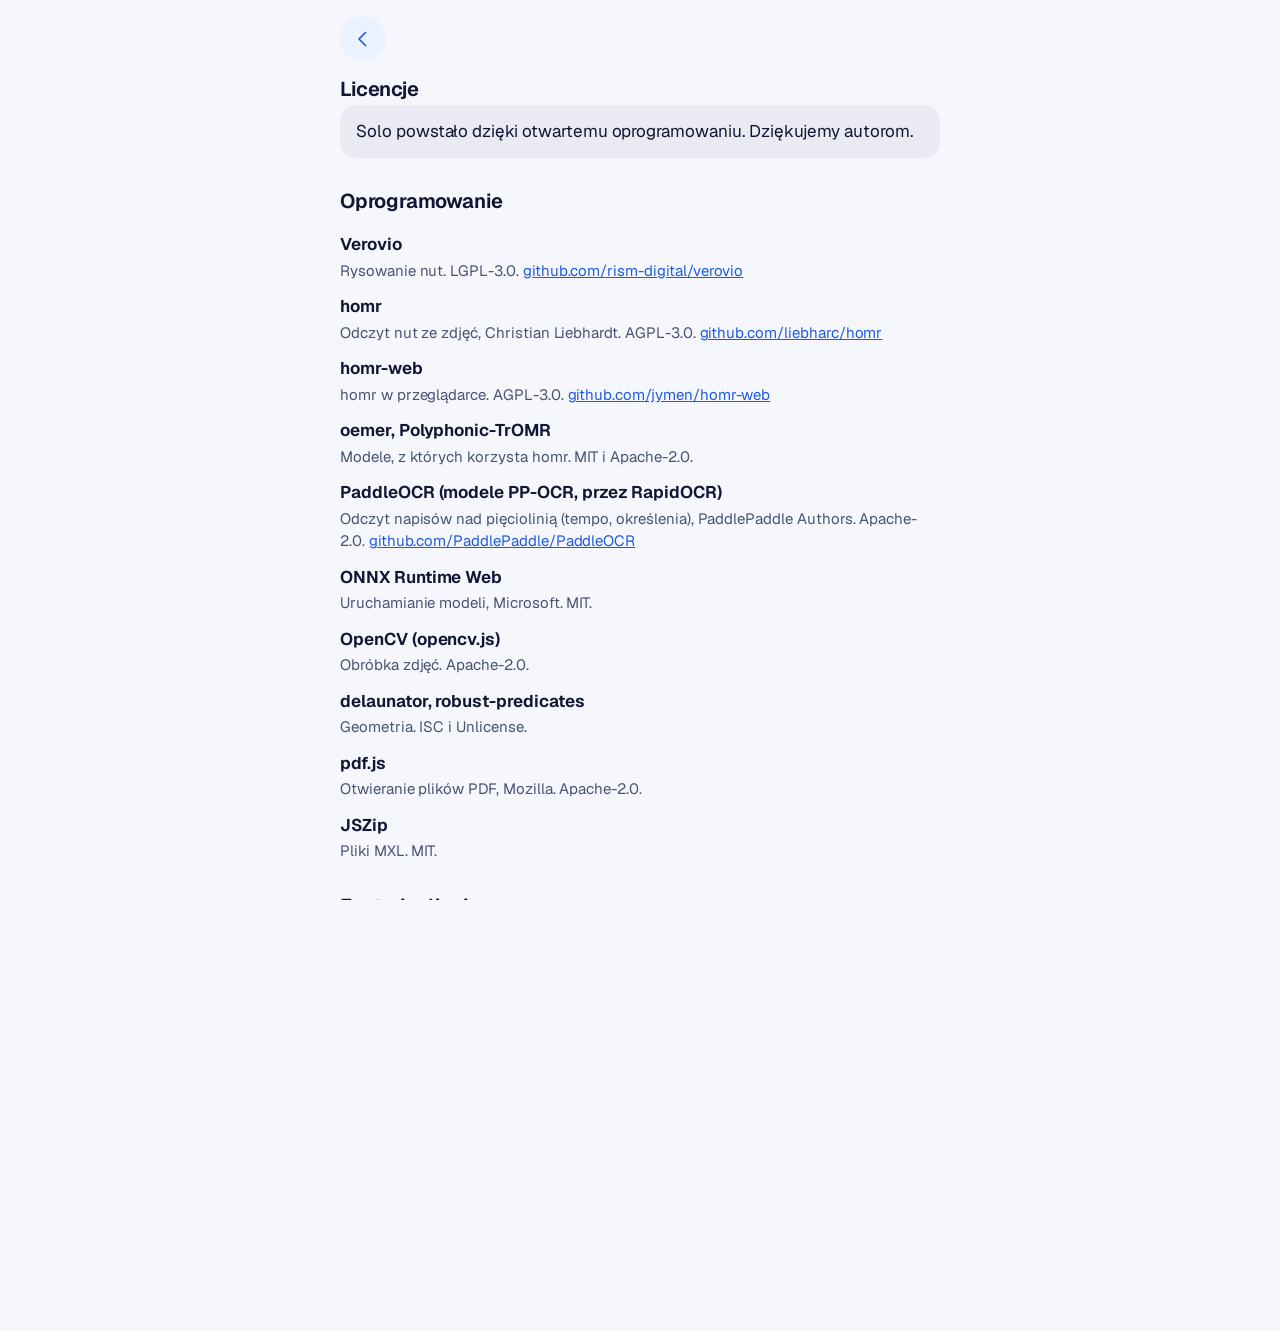
<file: licencje.html>
<!doctype html>
<html lang="pl">
<head>
<meta charset="utf-8">
<meta http-equiv="Content-Security-Policy" content="default-src 'self'; script-src 'self'; style-src 'self' 'unsafe-inline'; img-src 'self' data:; font-src 'self'; connect-src 'self'; object-src 'none'; base-uri 'none'; form-action 'none'">
<meta name="viewport" content="width=device-width, initial-scale=1, viewport-fit=cover">
<meta name="color-scheme" content="light">
<meta name="theme-color" content="#F4EEE4">
<title>Licencje · Solo</title>
<link rel="icon" href="icons/favicon.svg" type="image/svg+xml">
<link rel="stylesheet" href="fonts/fonts.css">
<link rel="stylesheet" href="styles.css">
<script src="theme.js"></script>
</head>
<body class="legal">
<div class="wrap narrow">
<header class="phead"><a class="pill round" id="back" href="./" aria-label="Wróć do Solo"><svg class="i" viewBox="0 0 24 24"><path d="M14.5 5.5 8 12l6.5 6.5"/></svg></a></header>
<article class="doc" data-title="Licencje">
<h1 class="h-l">Licencje</h1>
<p class="doc-lead">Solo powstało dzięki otwartemu oprogramowaniu. Dziękujemy autorom.</p>

<h2>Oprogramowanie</h2>
<dl class="lic">
<dt>Verovio</dt><dd>Rysowanie nut. LGPL-3.0. <a href="https://github.com/rism-digital/verovio" rel="noopener">github.com/rism-digital/verovio</a></dd>
<dt>homr</dt><dd>Odczyt nut ze zdjęć, Christian Liebhardt. AGPL-3.0. <a href="https://github.com/liebharc/homr" rel="noopener">github.com/liebharc/homr</a></dd>
<dt>homr-web</dt><dd>homr w przeglądarce. AGPL-3.0. <a href="https://github.com/jymen/homr-web" rel="noopener">github.com/jymen/homr-web</a></dd>
<dt>oemer, Polyphonic-TrOMR</dt><dd>Modele, z których korzysta homr. MIT i Apache-2.0.</dd>
<dt>PaddleOCR (modele PP-OCR, przez RapidOCR)</dt><dd>Odczyt napisów nad pięciolinią (tempo, określenia), PaddlePaddle Authors. Apache-2.0. <a href="https://github.com/PaddlePaddle/PaddleOCR" rel="noopener">github.com/PaddlePaddle/PaddleOCR</a></dd>
<dt>ONNX Runtime Web</dt><dd>Uruchamianie modeli, Microsoft. MIT.</dd>
<dt>OpenCV (opencv.js)</dt><dd>Obróbka zdjęć. Apache-2.0.</dd>
<dt>delaunator, robust-predicates</dt><dd>Geometria. ISC i Unlicense.</dd>
<dt>pdf.js</dt><dd>Otwieranie plików PDF, Mozilla. Apache-2.0.</dd>
<dt>JSZip</dt><dd>Pliki MXL. MIT.</dd>
</dl>

<h2>Fonty i zdjęcia</h2>
<dl class="lic">
<dt>Geist</dt><dd>Krój pisma, Vercel. SIL Open Font License 1.1. <a href="https://github.com/vercel/geist-font" rel="noopener">github.com/vercel/geist-font</a></dd>
<dt>Leipzig, Bravura</dt><dd>Fonty muzyczne dołączone do Verovio. SIL Open Font License 1.1.</dd>
</dl>

<h2>Kod źródłowy Solo</h2>
<p>Solo korzysta z homr-web na licencji GNU AGPL-3.0, dlatego udostępniamy cały kod źródłowy Solo na tej samej licencji: <a href="zrodla/solo-kod-zrodlowy.zip">pobierz kod źródłowy</a>. Pełny tekst licencji jest dołączony do archiwum oraz dostępny na <a href="https://www.gnu.org/licenses/agpl-3.0.html" rel="noopener">gnu.org</a>.</p>
<p>© 2026 Meow Studios</p>
</article>
<nav class="doc-nav"><a href="prywatnosc.html">Polityka prywatności</a><a href="regulamin.html">Regulamin</a><a href="licencje.html">Licencje</a></nav>
</div>
<script src="legal.js"></script>
</body>
</html>
</file>
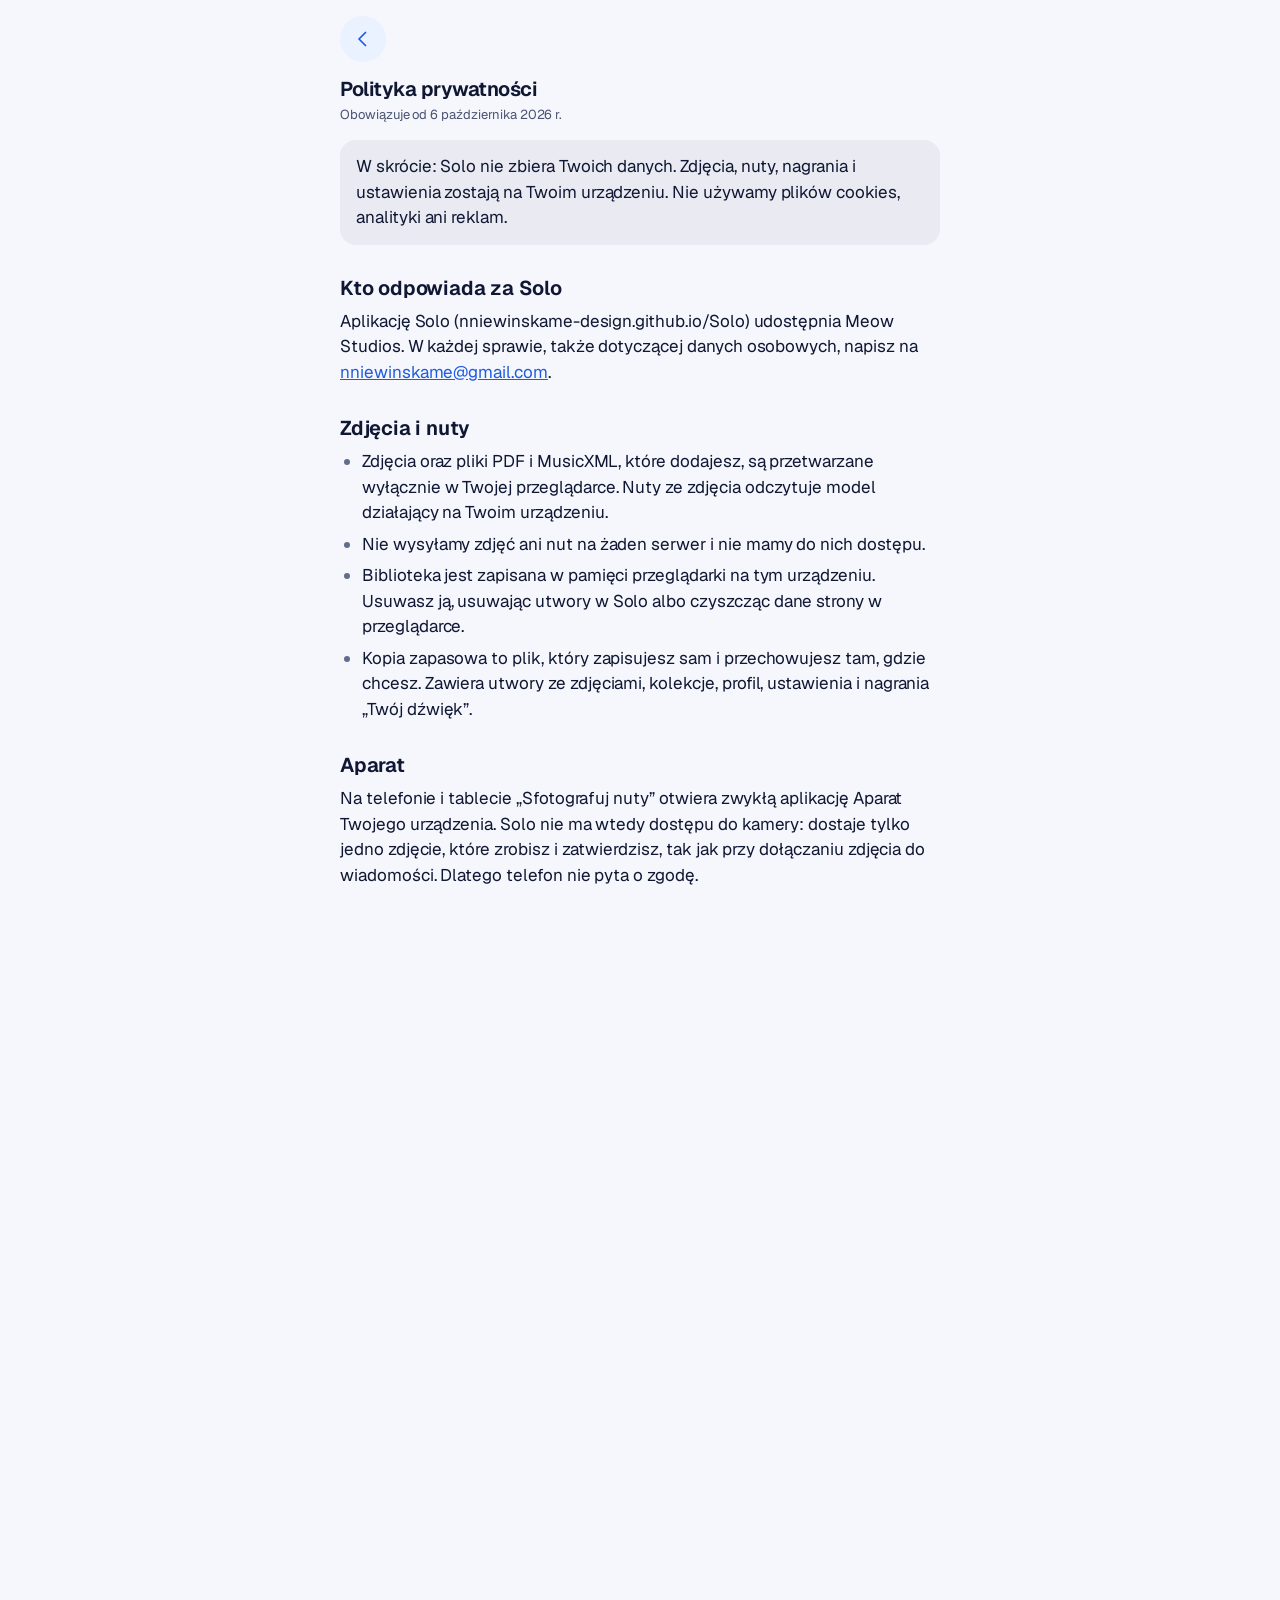
<file: prywatnosc.html>
<!doctype html>
<html lang="pl">
<head>
<meta charset="utf-8">
<meta http-equiv="Content-Security-Policy" content="default-src 'self'; script-src 'self'; style-src 'self' 'unsafe-inline'; img-src 'self' data:; font-src 'self'; connect-src 'self'; object-src 'none'; base-uri 'none'; form-action 'none'">
<meta name="viewport" content="width=device-width, initial-scale=1, viewport-fit=cover">
<meta name="color-scheme" content="light">
<meta name="theme-color" content="#F4EEE4">
<title>Polityka prywatności · Solo</title>
<link rel="icon" href="icons/favicon.svg" type="image/svg+xml">
<link rel="stylesheet" href="fonts/fonts.css">
<link rel="stylesheet" href="styles.css">
<script src="theme.js"></script>
</head>
<body class="legal">
<div class="wrap narrow">
<header class="phead"><a class="pill round" id="back" href="./" aria-label="Wróć do Solo"><svg class="i" viewBox="0 0 24 24"><path d="M14.5 5.5 8 12l6.5 6.5"/></svg></a></header>
<article class="doc" data-title="Polityka prywatności">
<h1 class="h-l">Polityka prywatności</h1>
<p class="doc-date">Obowiązuje od 6 października 2026 r.</p>
<p class="doc-lead">W skrócie: Solo nie zbiera Twoich danych. Zdjęcia, nuty, nagrania i ustawienia zostają na Twoim urządzeniu. Nie używamy plików cookies, analityki ani reklam.</p>

<h2>Kto odpowiada za Solo</h2>
<p>Aplikację Solo (nniewinskame-design.github.io/Solo) udostępnia Meow Studios. W każdej sprawie, także dotyczącej danych osobowych, napisz na <a href="mailto:nniewinskame@gmail.com">nniewinskame@gmail.com</a>.</p>

<h2>Zdjęcia i nuty</h2>
<ul>
<li>Zdjęcia oraz pliki PDF i MusicXML, które dodajesz, są przetwarzane wyłącznie w Twojej przeglądarce. Nuty ze zdjęcia odczytuje model działający na Twoim urządzeniu.</li>
<li>Nie wysyłamy zdjęć ani nut na żaden serwer i nie mamy do nich dostępu.</li>
<li>Biblioteka jest zapisana w pamięci przeglądarki na tym urządzeniu. Usuwasz ją, usuwając utwory w Solo albo czyszcząc dane strony w przeglądarce.</li>
<li>Kopia zapasowa to plik, który zapisujesz sam i przechowujesz tam, gdzie chcesz. Zawiera utwory ze zdjęciami, kolekcje, profil, ustawienia i nagrania „Twój dźwięk”.</li>
</ul>

<h2>Aparat</h2>
<p>Na telefonie i tablecie „Sfotografuj nuty” otwiera zwykłą aplikację Aparat Twojego urządzenia. Solo nie ma wtedy dostępu do kamery: dostaje tylko jedno zdjęcie, które zrobisz i zatwierdzisz, tak jak przy dołączaniu zdjęcia do wiadomości. Dlatego telefon nie pyta o zgodę.</p>
<p>Na komputerze Solo pokazuje własny podgląd z kamery i wtedy przeglądarka pyta o zgodę. Podgląd nie jest nagrywany ani nigdzie wysyłany; zapisywane jest tylko zrobione zdjęcie. Zgodę możesz w każdej chwili cofnąć w ustawieniach przeglądarki.</p>

<h2>Mikrofon (stroik i „Twój dźwięk”)</h2>
<p>Solo prosi o dostęp do mikrofonu dopiero wtedy, gdy włączysz stroik albo nagrywanie „Twój dźwięk”. Zgodę możesz w każdej chwili cofnąć w ustawieniach przeglądarki lub telefonu.</p>
<ul>
<li>Stroik analizuje dźwięk na bieżąco, tylko na Twoim urządzeniu, żeby pokazać jego wysokość. Niczego nie nagrywa ani nie zapisuje.</li>
<li>„Twój dźwięk” nagrywa kilka krótkich dźwięków Twojego instrumentu (każdy krótszy niż 2 sekundy), żeby Solo grało nuty Twoim brzmieniem. Nagrania są zapisane tylko na tym urządzeniu i nie są nigdzie wysyłane. Usuniesz je w zakładce Stroik, w części „Twój dźwięk”, albo czyszcząc dane strony w przeglądarce.</li>
<li>Po zamknięciu stroika lub nagrywania mikrofon zostaje gotowy najwyżej 3 minuty, żeby nie pytać o niego znowu, a potem się wyłącza. Gdy wyjdziesz z Solo, wyłącza się od razu.</li>
</ul>

<h2>Zgłoszenie problemu i udostępnianie</h2>
<p>„Zgłoś problem” i „Wyślij” otwierają systemowe okno udostępniania albo program pocztowy. Ty wybierasz, komu i czym wyślesz wiadomość (np. WhatsApp, e-mail). Przy zgłoszeniu Solo pyta, czy dołączyć zdjęcie nut. Solo niczego nie wysyła samo.</p>

<h2>Pliki cookies i pamięć urządzenia</h2>
<p>Solo nie używa plików cookies. Nie stosujemy narzędzi analitycznych, pikseli śledzących ani reklam, a strona nie wczytuje niczego z zewnętrznych serwisów.</p>
<p>Aplikacja zapisuje w pamięci przeglądarki (localStorage, IndexedDB, pamięć podręczna) tylko to, czego potrzebuje do działania:</p>
<ul>
<li>utwory z biblioteki, ich zdjęcia i ustawienia, np. klucz, tonację i tempo, a także kolekcje i ulubione,</li>
<li>profil z pierwszych pytań: instrumenty, rolę i strój A, oraz ostatnio wybierane instrumenty,</li>
<li>nagrania „Twój dźwięk”,</li>
<li>ustawienia stroika i metronomu, wybrany wygląd, wielkość nut i sposób sortowania,</li>
<li>pliki udostępnione do Solo z innej aplikacji, do chwili ich otwarcia,</li>
<li>pliki aplikacji i model do odczytu nut, żeby Solo działało bez internetu i nie pobierało ich za każdym razem.</li>
</ul>
<p>Te informacje nie są nigdzie wysyłane. Są niezbędne do działania usługi, z której korzystasz, więc zgodnie z art. 399 ustawy Prawo komunikacji elektronicznej nie wymagają zgody. Dlatego Solo nie pokazuje baneru cookies.</p>

<h2>Hosting i dzienniki serwera</h2>
<p>Stronę hostuje GitHub, Inc. w usłudze GitHub Pages (88 Colin P Kelly Jr Street, San Francisco, CA 94107, USA). Przy pobieraniu plików aplikacji serwer, jak każdy serwer WWW, automatycznie zapisuje dane techniczne, w tym adres IP odwiedzającego, ze względów bezpieczeństwa i do utrzymania usługi.</p>
<ul>
<li>Cel: dostarczenie strony, jej bezpieczeństwo i ochrona przed nadużyciami.</li>
<li>Podstawa prawna: nasz prawnie uzasadniony interes (art. 6 ust. 1 lit. f RODO).</li>
<li>Przekazanie poza EOG: GitHub, Inc. uczestniczy w programie EU-U.S. Data Privacy Framework, dla którego Komisja Europejska stwierdziła odpowiedni stopień ochrony danych (art. 45 RODO).</li>
<li>Okres przechowywania: zgodnie z zasadami GitHub (GitHub Privacy Statement).</li>
</ul>
<p>Nie używamy tych danych do rozpoznawania osób, profilowania ani marketingu.</p>

<h2>Kontakt e-mailowy</h2>
<p>Jeśli do nas napiszesz, Twój adres i treść wiadomości wykorzystamy tylko do odpowiedzi (art. 6 ust. 1 lit. f RODO) i przechowamy tak długo, jak będzie to potrzebne do załatwienia sprawy.</p>

<h2>Twoje prawa</h2>
<p>Masz prawo dostępu do swoich danych, ich sprostowania, usunięcia, ograniczenia przetwarzania i przenoszenia oraz prawo sprzeciwu. Możesz też złożyć skargę do Prezesa Urzędu Ochrony Danych Osobowych (ul. Stawki 2, 00-193 Warszawa, uodo.gov.pl).</p>

<h2>Zmiany</h2>
<p>Jeśli polityka się zmieni, nowa wersja pojawi się na tej stronie z nową datą.</p>
</article>
<nav class="doc-nav"><a href="prywatnosc.html">Polityka prywatności</a><a href="regulamin.html">Regulamin</a><a href="licencje.html">Licencje</a></nav>
</div>
<script src="legal.js"></script>
</body>
</html>
</file>
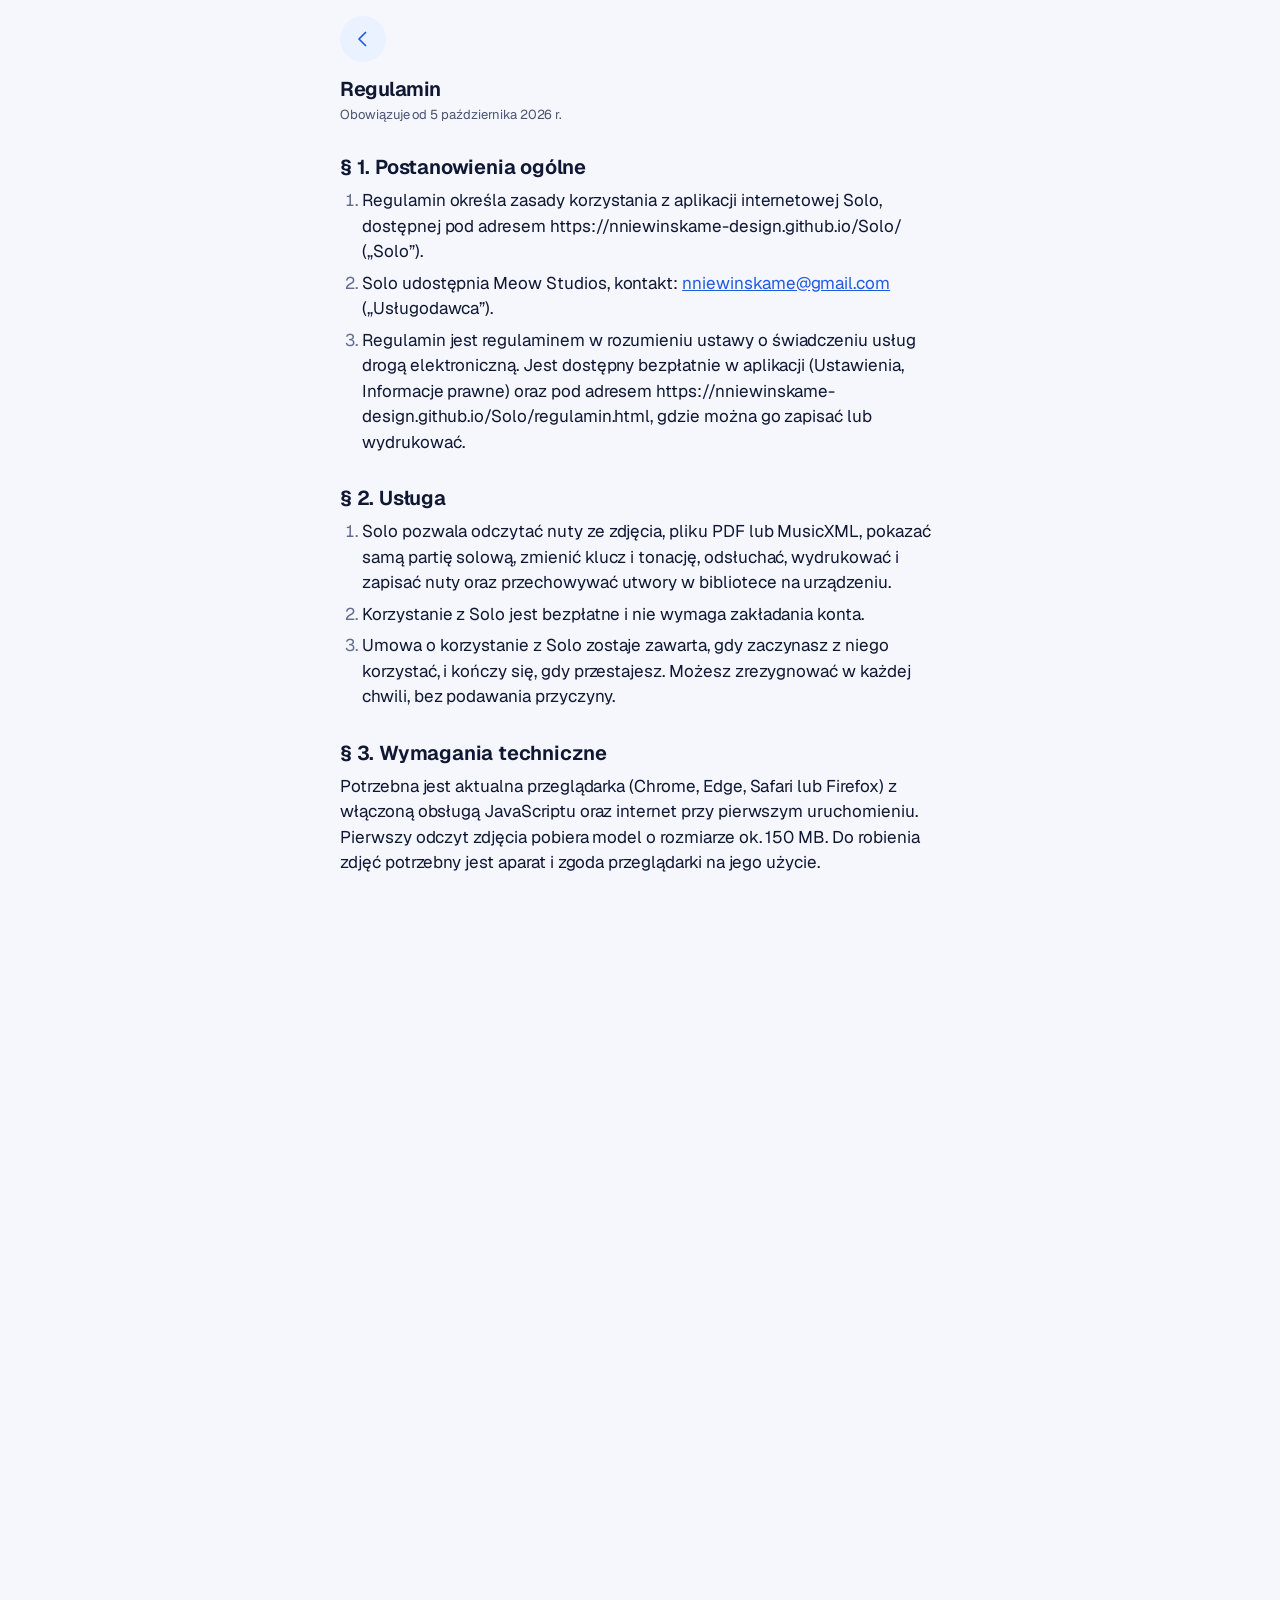
<file: regulamin.html>
<!doctype html>
<html lang="pl">
<head>
<meta charset="utf-8">
<meta http-equiv="Content-Security-Policy" content="default-src 'self'; script-src 'self'; style-src 'self' 'unsafe-inline'; img-src 'self' data:; font-src 'self'; connect-src 'self'; object-src 'none'; base-uri 'none'; form-action 'none'">
<meta name="viewport" content="width=device-width, initial-scale=1, viewport-fit=cover">
<meta name="color-scheme" content="light">
<meta name="theme-color" content="#F4EEE4">
<title>Regulamin · Solo</title>
<link rel="icon" href="icons/favicon.svg" type="image/svg+xml">
<link rel="stylesheet" href="fonts/fonts.css">
<link rel="stylesheet" href="styles.css">
<script src="theme.js"></script>
</head>
<body class="legal">
<div class="wrap narrow">
<header class="phead"><a class="pill round" id="back" href="./" aria-label="Wróć do Solo"><svg class="i" viewBox="0 0 24 24"><path d="M14.5 5.5 8 12l6.5 6.5"/></svg></a></header>
<article class="doc" data-title="Regulamin">
<h1 class="h-l">Regulamin</h1>
<p class="doc-date">Obowiązuje od 5 października 2026 r.</p>

<h2>§ 1. Postanowienia ogólne</h2>
<ol>
<li>Regulamin określa zasady korzystania z aplikacji internetowej Solo, dostępnej pod adresem https://nniewinskame-design.github.io/Solo/ („Solo”).</li>
<li>Solo udostępnia Meow Studios, kontakt: <a href="mailto:nniewinskame@gmail.com">nniewinskame@gmail.com</a> („Usługodawca”).</li>
<li>Regulamin jest regulaminem w rozumieniu ustawy o świadczeniu usług drogą elektroniczną. Jest dostępny bezpłatnie w aplikacji (Ustawienia, Informacje prawne) oraz pod adresem https://nniewinskame-design.github.io/Solo/regulamin.html, gdzie można go zapisać lub wydrukować.</li>
</ol>

<h2>§ 2. Usługa</h2>
<ol>
<li>Solo pozwala odczytać nuty ze zdjęcia, pliku PDF lub MusicXML, pokazać samą partię solową, zmienić klucz i tonację, odsłuchać, wydrukować i zapisać nuty oraz przechowywać utwory w bibliotece na urządzeniu.</li>
<li>Korzystanie z Solo jest bezpłatne i nie wymaga zakładania konta.</li>
<li>Umowa o korzystanie z Solo zostaje zawarta, gdy zaczynasz z niego korzystać, i kończy się, gdy przestajesz. Możesz zrezygnować w każdej chwili, bez podawania przyczyny.</li>
</ol>

<h2>§ 3. Wymagania techniczne</h2>
<p>Potrzebna jest aktualna przeglądarka (Chrome, Edge, Safari lub Firefox) z włączoną obsługą JavaScriptu oraz internet przy pierwszym uruchomieniu. Pierwszy odczyt zdjęcia pobiera model o rozmiarze ok. 150 MB. Do robienia zdjęć potrzebny jest aparat i zgoda przeglądarki na jego użycie.</p>

<h2>§ 4. Zasady korzystania</h2>
<ol>
<li>Z Solo należy korzystać zgodnie z prawem i nie zakłócać jego działania.</li>
<li>Nuty mogą być chronione prawem autorskim. Odpowiadasz za to, by korzystać z nich zgodnie z prawem, np. w ramach dozwolonego użytku osobistego. Solo nie udostępnia Twoich nut innym osobom.</li>
</ol>

<h2>§ 5. Odczyt nut i odpowiedzialność</h2>
<ol>
<li>Nuty ze zdjęć odczytuje automatycznie model komputerowy. Odczyt może zawierać błędy, a dynamika i napisy nie są odczytywane. Przed występem lub drukiem porównaj nuty z oryginałem.</li>
<li>Solo jest udostępniane bezpłatnie, w takiej postaci, w jakiej jest. Usługodawca dba o jego poprawne działanie, ale nie gwarantuje ciągłej dostępności ani braku błędów.</li>
<li>Biblioteka jest przechowywana tylko na Twoim urządzeniu. Wyczyszczenie danych przeglądarki ją usuwa, dlatego warto robić kopie zapasowe (Ustawienia, Zapisz kopię zapasową).</li>
<li>W zakresie dozwolonym przez prawo Usługodawca nie odpowiada za szkody wynikłe z błędów odczytu, utraty danych zapisanych na urządzeniu lub przerw w działaniu Solo. Nie ogranicza to uprawnień, których prawo nie pozwala wyłączyć, w szczególności uprawnień konsumentów.</li>
</ol>

<h2>§ 6. Reklamacje</h2>
<p>Uwagi i reklamacje wyślij na <a href="mailto:nniewinskame@gmail.com">nniewinskame@gmail.com</a>. Opisz, co nie działa. Odpowiemy w ciągu 14 dni.</p>

<h2>§ 7. Dane osobowe</h2>
<p>Zasady dotyczące danych opisuje <a href="prywatnosc.html">Polityka prywatności</a>.</p>

<h2>§ 8. Postanowienia końcowe</h2>
<ol>
<li>Usługodawca może zmienić regulamin, np. z powodu zmian w aplikacji lub w przepisach. Nowa wersja obowiązuje od daty podanej na górze strony.</li>
<li>W sprawach nieuregulowanych stosuje się prawo polskie.</li>
</ol>
</article>
<nav class="doc-nav"><a href="prywatnosc.html">Polityka prywatności</a><a href="regulamin.html">Regulamin</a><a href="licencje.html">Licencje</a></nav>
</div>
<script src="legal.js"></script>
</body>
</html>
</file>
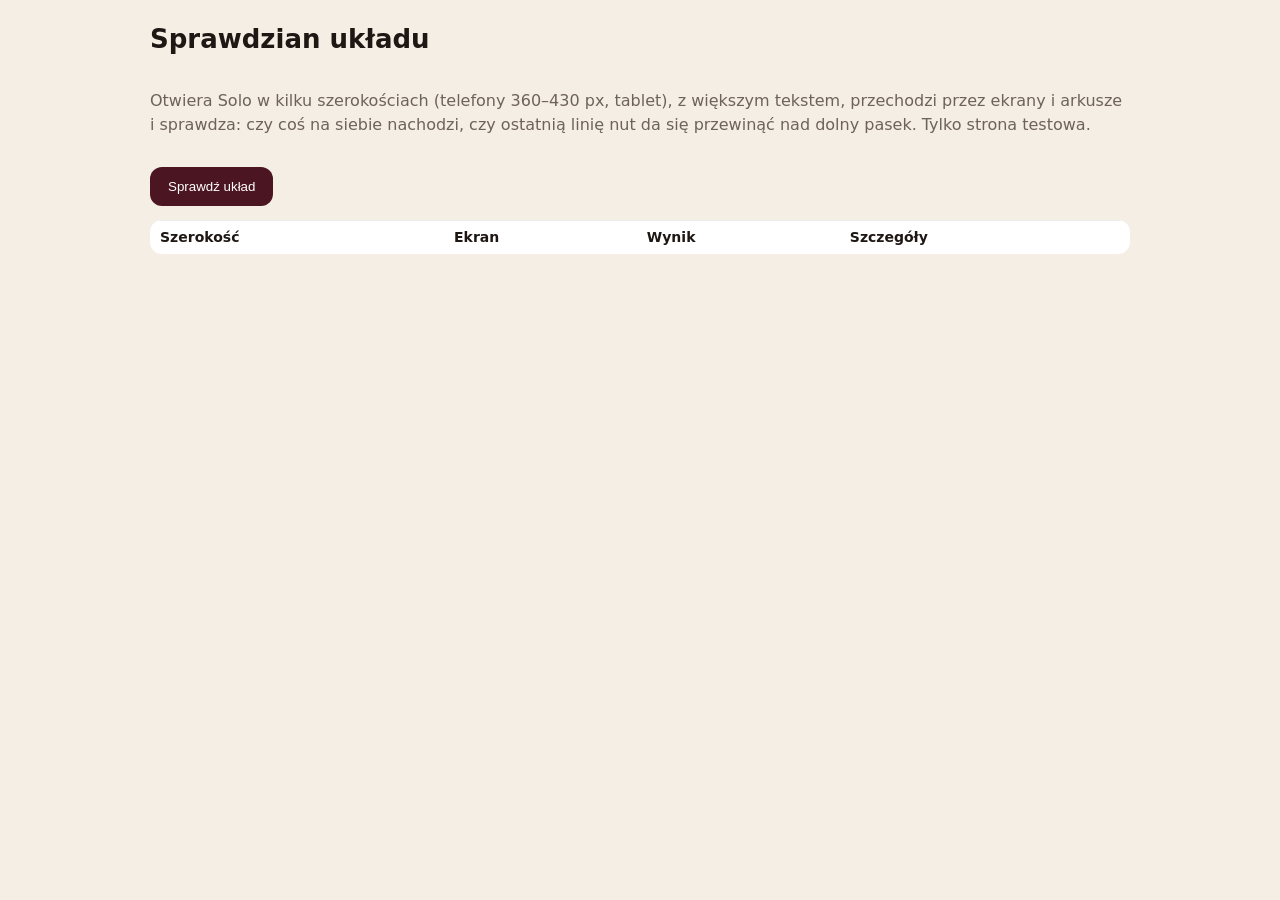
<file: tools/sprawdzian/uklad.html>
<!doctype html>
<html lang="pl">
<head>
<meta charset="utf-8">
<meta name="viewport" content="width=device-width, initial-scale=1">
<meta name="robots" content="noindex, nofollow">
<title>Sprawdzian układu · Solo TEST</title>
<style>
body{margin:0;background:#F4EEE4;color:#1E1714;font:16px/1.5 system-ui,-apple-system,"Segoe UI",sans-serif;padding:20px 16px 60px}
main{max-width:980px;margin:0 auto;display:flex;flex-direction:column;gap:14px}
h1{margin:0;font-size:26px}
.muted{color:#6E625A}
button{font:600 16px inherit;padding:12px 18px;border-radius:12px;border:0;background:#4B1622;color:#fff;cursor:pointer}
table{width:100%;border-collapse:collapse;background:#fff;border-radius:12px;overflow:hidden}
td,th{padding:6px 10px;border-top:1px solid #eee;text-align:left;vertical-align:top;font-size:14px}
.ok{color:#0B7A5E;font-weight:700}.bad{color:#C93A2E;font-weight:700}
#frames{display:flex;gap:12px;flex-wrap:wrap;align-items:flex-start}
iframe{border:1px solid #ccc;border-radius:10px;background:#fff;height:700px}
</style>
</head>
<body>
<main>
  <h1>Sprawdzian układu</h1>
  <p class="muted">Otwiera Solo w kilku szerokościach (telefony 360–430 px, tablet), z większym tekstem, przechodzi przez ekrany i arkusze i sprawdza: czy coś na siebie nachodzi, czy ostatnią linię nut da się przewinąć nad dolny pasek. Tylko strona testowa.</p>
  <div><button id="run">Sprawdź układ</button> <span id="st" class="muted"></span></div>
  <table id="out"><tr><th>Szerokość</th><th>Ekran</th><th>Wynik</th><th>Szczegóły</th></tr></table>
  <div id="frames"></div>
</main>
<script>
"use strict";
const WIDTHS = [360, 390, 412, 430, 768];
const wait = ms => new Promise(r => setTimeout(r, ms));
/* every visible thing a person reads or taps */
function things(doc, root) {
  const sel = "button, a, input, select, label.li, .li, h1, h2, h3, p, .tool, .pill, .notice, .peek, .tile";
  return [...(root || doc).querySelectorAll(sel)].filter(el => {
    if (el.closest("[hidden]") || el.closest(".pages") || el.closest("#tabbar")) return false;   // the library scrolls under the see-through tab bar on purpose
    const r = el.getBoundingClientRect(), cs = doc.defaultView.getComputedStyle(el);
    return r.width > 2 && r.height > 2 && cs.visibility !== "hidden" && cs.opacity !== "0" && cs.display !== "none";
  });
}
function overlaps(doc, root) {
  const els = things(doc, root), bad = [];
  for (let i = 0; i < els.length; i++) for (let j = i + 1; j < els.length; j++) {
    const a = els[i], b = els[j];
    if (a.contains(b) || b.contains(a)) continue;
    const r = a.getBoundingClientRect(), s = b.getBoundingClientRect();
    const w = Math.min(r.right, s.right) - Math.max(r.left, s.left), h = Math.min(r.bottom, s.bottom) - Math.max(r.top, s.top);
    if (w > 3 && h > 3) bad.push(`${label(a)} ↔ ${label(b)}`);
  }
  return bad;
}
const label = el => (el.id ? "#" + el.id : el.tagName.toLowerCase() + (el.className && typeof el.className === "string" ? "." + el.className.split(" ")[0] : "")) + (el.textContent.trim() ? ` „${el.textContent.trim().slice(0, 18)}”` : "");
function row(w, screen, ok, det) {
  const tr = document.createElement("tr");
  tr.innerHTML = `<td>${w}px</td><td>${screen}</td><td class="${ok ? "ok" : "bad"}">${ok ? "w porządku" : "do poprawy"}</td><td>${det}</td>`;
  document.getElementById("out").appendChild(tr);
  window.RESULTS = window.RESULTS || []; window.RESULTS.push({ w, screen, ok, det });
}
async function check(w) {
  const f = document.createElement("iframe"); f.width = w; f.src = "./?layoutcheck=" + w;
  document.getElementById("frames").appendChild(f);
  await new Promise(r => f.onload = r); await wait(1500);
  const W = f.contentWindow, D = f.contentDocument;
  D.documentElement.style.fontSize = "112%";                      // a larger text setting
  try { W.hideWelcome && W.hideWelcome(); } catch {}
  await wait(400);
  let o = overlaps(D); row(w, "Biblioteka", !o.length, o.slice(0, 4).join("; ") || "–");
  D.querySelector('[data-act="example"]').click(); await wait(3500);
  o = overlaps(D, D.getElementById("score")); row(w, "Nuty", !o.length, o.slice(0, 4).join("; ") || "–");
  const sc = D.getElementById("scroller"), dock = D.getElementById("dock");
  sc.scrollTop = sc.scrollHeight; await wait(500);
  const ms = D.querySelectorAll("#pages g.measure"), last = ms[ms.length - 1];
  const under = last && last.getBoundingClientRect().bottom > dock.getBoundingClientRect().top - 4;
  row(w, "Ostatnia linia nad paskiem", !under, under ? "ostatni takt pod paskiem" : "–");
  for (const sh of ["clef", "key", "more", "practice", "tools", "tuner", "share", "bar"]) {
    W.openSheet(sh); await wait(900);
    const el = D.getElementById("sh-" + sh);
    o = overlaps(D, el); const r = el.getBoundingClientRect();
    const off = r.top < 0 ? "arkusz wychodzi poza ekran" : "";
    row(w, "Arkusz " + sh, !o.length && !off, [off, ...o.slice(0, 4)].filter(Boolean).join("; ") || "–");
    W.closeSheet(); await wait(700);
  }
  D.getElementById("btn-edit").click(); await wait(2500);
  const note = D.querySelector("#pages g.note"); if (note) { note.dispatchEvent(new MouseEvent("click", { bubbles: true, clientX: note.getBoundingClientRect().x + 2, clientY: note.getBoundingClientRect().y + 2 })); await wait(1200); }
  const eb = D.getElementById("editbar"), ebr = eb.getBoundingClientRect(), off = ebr.bottom > W.innerHeight + 1 || ebr.left < -1 || ebr.right > W.innerWidth + 1;
  o = overlaps(D, eb);
  row(w, "Poprawianie nut", !eb.hidden && !off && !o.length, eb.hidden ? "panel się nie pojawił" : off ? "panel wychodzi poza ekran" : (o.slice(0, 4).join("; ") || "–"));
  D.getElementById("btn-edit").click(); await wait(1500);
  f.remove();
}
document.getElementById("run").addEventListener("click", async () => {
  window.RESULTS = [];
  try { localStorage.setItem("solo:tourDone", "1"); localStorage.setItem("solo:welcomed", "1"); localStorage.setItem("solo:newsSeen", "3.8"); localStorage.setItem("solo:profile", JSON.stringify({ instruments: ["puzon"], main: "puzon", reading: "written", role: "teacher", a4: 440, done: true })); } catch {}
  for (const w of WIDTHS) { document.getElementById("st").textContent = `Sprawdzam ${w}px…`; try { await check(w); } catch (e) { row(w, "błąd", false, String(e && e.message || e)); } }
  const bad = window.RESULTS.filter(r => !r.ok).length;
  document.getElementById("st").textContent = bad ? `Do poprawy: ${bad}` : "Wszystko w porządku.";
  window.DONE = true;
});
</script>
</body>
</html>
</file>
<file: fonts/fonts.css>
/* Geist (Vercel), SIL OFL 1.1; Polish letters in latin-ext */
@font-face{font-family:'Geist';font-style:normal;font-weight:100 900;font-display:swap;src:url(geist-latinext.woff2) format('woff2');unicode-range:U+0100-02BA,U+02BD-02C5,U+02C7-02CC,U+02CE-02D7,U+02DD-02FF,U+0304,U+0308,U+0329,U+1D00-1DBF,U+1E00-1E9F,U+1EF2-1EFF,U+2020,U+20A0-20AB,U+20AD-20C0,U+2113,U+2C60-2C7F,U+A720-A7FF}
@font-face{font-family:'Geist';font-style:normal;font-weight:100 900;font-display:swap;src:url(geist-latin.woff2) format('woff2');unicode-range:U+0000-00FF,U+0131,U+0152-0153,U+02BB-02BC,U+02C6,U+02DA,U+02DC,U+0304,U+0308,U+0329,U+2000-206F,U+20AC,U+2122,U+2191,U+2193,U+2212,U+2215,U+FEFF,U+FFFD}
</file>
<file: styles.css>
/* ===== Solo · design tokens: "Clear Stage" =====
   A quiet, light stage where the score is the hero and colour is stage lighting: cool near-white canvas, white
   surfaces, one raspberry brand colour only for Play, Record, the playhead and the one main action per screen, and
   ten hues with one meaning each (instrument families, your own sound = lime, listening tools = sky, neutral
   tools = slate), used as translucent tints with same-hue ink. Type: Geist, tight at large sizes.
   Contrast (measured): text 16.8:1, text-2 6.2:1, text-3 4.9:1 on canvas; every ink on its tint ≥ 5:1. */
:root{
  --canvas:#F5F7FD; --surface:#FFFFFF; --surface-2:#EEF1FA; --hairline:#E3E7F2; --hairline-2:#D3D9E8;
  --text:#0F1733; --text-2:#4A5373; --text-3:#626C8C; --disabled:#A9B1C7;
  /* palette v3: Solo Blue carries the actions, the gradient is a line (and one hero button per screen), coral a spark */
  --brand:#2A62F0; --brand-2:#9A4DFF; --brand-ink:#1F5BE0; --brand-tint:#EAF1FF; --brand-hover:#2456D6; --brand-press:#1F4BC0;
  --accent:#FF7A59; --accent-ink:#B4471F; --accent-tint:#FFF1EC;
  --grad-brand:linear-gradient(135deg,#2D8CFF 0%,#6774FC 55%,#9A4DFF 100%);
  /* instrument families, one OKLCH recipe (hue only changes): -tint, -ink (5.7-6.5:1 on tint), the dot (solid), -bd (chosen border) */
  --amber:#D49824;  --amber-2:#DEB77A;  --amber-ink:#7C5100;  --amber-tint:#FCF2E3;  --amber-bd:#DEB77A;  --amber-on:#7C5100;
  --green:#3FBF86;  --green-2:#89D0AA;  --green-ink:#006D45;  --green-tint:#E8F8EE;  --green-bd:#89D0AA;  --green-on:#006D45;
  --coral:#EF7F72;  --coral-2:#F2A89D;  --coral-ink:#8E3F36;  --coral-tint:#FFEEEB;  --coral-bd:#F2A89D;  --coral-on:#8E3F36;
  --blue:#65A7FA;   --blue-2:#97C1F7;   --blue-ink:#2B5C97;   --blue-tint:#EAF5FF;   --blue-bd:#97C1F7;   --blue-on:#2B5C97;
  --violet:#B28FEF; --violet-2:#C6B1F0; --violet-ink:#654A8F; --violet-tint:#F5F0FF; --violet-bd:#C6B1F0; --violet-on:#654A8F;
  --teal:#00BDCE;   --teal-2:#71CFD9;   --teal-ink:#006B78;   --teal-tint:#E3F8FA;   --teal-bd:#71CFD9;   --teal-on:#006B78;
  --pink:#E57DB1;   --pink-2:#EBA6C6;   --pink-ink:#873E63;   --pink-tint:#FFEEF5;   --pink-bd:#EBA6C6;   --pink-on:#873E63;
  --lime:#91B349;   --lime-2:#B0C888;   --lime-ink:#4D6510;   --lime-tint:#F0F6E6;   --lime-bd:#B0C888;   --lime-on:#4D6510;
  --sky:#2A62F0;    --sky-2:#97C1F7;    --sky-ink:#1F5BE0;    --sky-tint:#EAF1FF;    --sky-bd:#97C1F7;    --sky-on:#1F5BE0;
  --slate:#9BA5B8;  --slate-2:#B7BECB;  --slate-ink:#535B6C;  --slate-tint:#F1F3F9;  --slate-bd:#B7BECB;  --slate-on:#535B6C;
  --on-solid:#FFFFFF; --tint-mix:16%;
  --in-tune:#12A26E; --off-tune:#F0525F; --near-tune:#F5A524; --cursor:#2A62F0;
  --ok:#12A26E; --ok-tint:#E6F7EF; --ok-ink:#0B7A52; --warn:#F5A524; --warn-tint:#FFF5E0; --warn-ink:#8A5A00; --bad:#F0525F; --bad-tint:#FFEDEF; --bad-ink:#C02637;
  --scrim:rgb(14 14 20 / .3);
  /* older names, mapped so every screen follows the new palette */
  --paper:var(--canvas); --paper-2:var(--surface-2); --card:var(--surface); --score-page:#FFFFFF;
  --ink:var(--text); --ink-2:var(--text-2); --ink-3:var(--text-3);
  --line:var(--hairline); --fill:rgba(20,20,40,.05); --fill-2:rgba(20,20,40,.09);
  --cherry:var(--brand); --cherry-2:#B8153F; --cherry-deep:#8E0E31; --cherry-tint:var(--brand-tint); --on-cherry:#FFFFFF;
  --velvet:var(--brand); --velvet-2:#B8153F; --velvet-deep:#8E0E31; --velvet-tint:var(--brand-tint); --on-velvet:#FFFFFF;
  --brass:var(--text); --brass-deep:var(--amber-ink); --brass-hi:var(--amber-tint); --on-brass:#FFFFFF; --brass-ink:var(--amber-ink);
  --cobalt:var(--blue); --cobalt-tint:var(--blue-tint);
  --pos-1:var(--amber); --pos-2:var(--blue); --pos-3:var(--green); --pos-4:var(--coral); --pos-5:var(--violet); --pos-6:var(--teal); --pos-7:var(--pink);
  --primary:var(--brand); --on-primary:#FFFFFF; --accent-ink:var(--brand-ink);
  --danger:#C02637;
  --shadow-1:0 1px 2px rgba(16,16,32,.04),0 1px 1px rgba(16,16,32,.03);
  --shadow-2:0 10px 30px -8px rgba(16,16,32,.18),0 2px 6px rgba(16,16,32,.06);
  --shadow-3:0 -8px 40px rgba(16,16,32,.12);
  --page-shadow:0 1px 2px rgba(16,16,32,.05),0 12px 32px -14px rgba(16,16,32,.18);
  --page-filter:none;
  --font:"Geist",ui-sans-serif,system-ui,-apple-system,"Segoe UI",sans-serif;
  --display:var(--font); --sans:var(--font);
  --r-xs:6px; --r-s:10px; --r-m:14px; --r-l:20px; --r-xl:28px; --r-pill:999px; --r-page:4px;
  --r-card:14px; --r-sheet:28px;
  --tap:48px; --tap-min:44px;
  --ease-out:cubic-bezier(.2,.8,.2,1); --ease-out-quick:cubic-bezier(.2,.8,.2,1);
  /* springs (computed from a damped spring): snappy ζ≈.85 320 ms, smooth ζ≈.92 500 ms, bouncy ζ≈.6 600 ms */
  --spring-snappy:linear(0,.068,.216,.385,.543,.677,.783,.861,.917,.955,.979,.993,1.001,1.005,1.006,1.006,1.005,1.004,1.003,1.002,1); --spring-snappy-d:320ms;
  --spring-gentle:linear(0,.063,.198,.352,.498,.624,.727,.806,.866,.91,.941,.962,.977,.986,.992,.996,.998,1,1,1.001,1); --spring-gentle-d:500ms;
  --spring-bouncy:linear(0,.14,.422,.703,.914,1.038,1.089,1.092,1.07,1.042,1.018,1.002,.993,.991,.992,.995,.997,.999,1,1.001,1); --spring-bouncy-d:600ms;
  --spring-press:var(--spring-snappy); --spring-press-d:320ms;
  --safe-b:env(safe-area-inset-bottom,0px); --safe-t:env(safe-area-inset-top,0px);
  color-scheme:light;
}
@supports not (transition-timing-function:linear(0,1)){
  :root{--spring-snappy:cubic-bezier(.25,1.1,.4,1);--spring-bouncy:cubic-bezier(.34,1.4,.5,1);--spring-gentle:cubic-bezier(.22,1,.36,1);--spring-press:cubic-bezier(.2,.9,.3,1)}
}
:root[data-theme="dark"]{
  --canvas:#0B0E1A; --surface:#141829; --surface-2:#1C2135; --hairline:rgba(255,255,255,.08);
  --text:#F3F5FF; --text-2:#A6ADC8; --text-3:#8D94B0;
  --brand:#7C8CFF; --brand-2:#B784FF; --brand-ink:#A9B4FF; --brand-tint:#1B2150;
  --grad-brand:linear-gradient(125deg,#3D9BFF 0%,#5F6BFF 45%,#A85CFF 100%);
  --amber-ink:#FFC75A; --amber-tint:#33240A; --amber-on:#2B1500;
  --green-ink:#5BE3A6; --green-tint:#0B2B1E; --green-on:#03291B;
  --coral-ink:#FF9E86; --coral-tint:#3B160E; --coral-on:#3A0B0B;
  --blue-ink:#8DB8FF;  --blue-tint:#13214A;  --blue-on:#FFFFFF;
  --violet-ink:#C6A8FF;--violet-tint:#241850;--violet-on:#FFFFFF;
  --pink-ink:#FF9AD8;  --pink-tint:#3A1030;  --pink-on:#3A0526;
  --teal-ink:#5DE6DB;  --teal-tint:#08292B;  --teal-on:#032B2E;
  --lime-ink:#C9EE5E;  --lime-tint:#1E2A08;  --lime-on:#1B2D00;
  --sky-ink:#7FD6FF;   --sky-tint:#0A2535;   --sky-on:#032338;
  --slate-ink:#C3C9DC; --slate-tint:#20243A; --slate-on:#FFFFFF;
  --on-solid:#FFFFFF; --tint-mix:24%;
  --in-tune:#3DDC97; --off-tune:#FF7A6E; --near-tune:#FFC24A; --cursor:#7C8CFF;
  --fill:rgba(255,255,255,.06); --fill-2:rgba(255,255,255,.1);
  --cherry-2:#A9B4FF; --cherry-deep:#5F6BFF; --on-cherry:#FFFFFF; --on-velvet:#FFFFFF; --on-primary:#FFFFFF; --on-brass:#111114;
  --scrim:rgb(0 0 0/.5); --danger:#FFAE8F;
  --shadow-1:0 0 0 1px rgba(255,255,255,.06); --shadow-2:0 10px 30px -8px rgba(0,0,0,.6),0 0 0 1px rgba(255,255,255,.06);
  --shadow-3:0 -8px 40px rgba(0,0,0,.5);
  --page-shadow:0 10px 30px rgba(0,0,0,.55); --page-filter:none;
  color-scheme:dark;
}
@media (prefers-reduced-motion:reduce){
  :root{--spring-press:var(--ease-out);--spring-snappy:var(--ease-out);--spring-bouncy:var(--ease-out);--spring-gentle:var(--ease-out);--spring-snappy-d:150ms;--spring-bouncy-d:150ms;--spring-gentle-d:150ms}
}
/* Geist: tight at large sizes, open at small labels (−0.035em at 40 px … +0.01em at 13 px) */
body{font-family:var(--font);font-feature-settings:"kern" 1,"ss01" 1,"ss08" 1;letter-spacing:-.003em}   /* ss01: a without a tail, ss08: round dots */

/* ===== Base ===== */
*{box-sizing:border-box}
html{-webkit-text-size-adjust:100%;text-size-adjust:100%}
html,body{margin:0}
body{background:var(--paper);color:var(--ink);font:400 17px/1.4 var(--sans);-webkit-font-smoothing:antialiased;-moz-osx-font-smoothing:grayscale;-webkit-tap-highlight-color:transparent;min-height:100dvh}
[hidden]{display:none!important}
button,input,select,textarea{font:inherit;color:inherit}
button{background:none;border:0;padding:0;cursor:pointer}
button:disabled{opacity:.45;cursor:default}
a{color:var(--accent-ink)}
:focus-visible{outline:3px solid var(--cobalt);outline-offset:2px;border-radius:12px}
.sprite{position:absolute;width:0;height:0;overflow:hidden}
svg.i{width:24px;height:24px;fill:none;stroke:currentColor;stroke-width:1.75;stroke-linecap:round;stroke-linejoin:round;flex:none}
svg.i .h{fill:var(--acc,currentColor);stroke:none}
/* brand lockup: the note from the icon + the word, same colour; never the squircle next to the word */
svg.mark{width:.82em;height:1.02em;fill:currentColor;flex:none;margin-bottom:.06em}
.h-xl{font-family:var(--display);font-weight:700;font-stretch:90%;letter-spacing:-.03em;line-height:1;margin:0}
.h-l{font-family:var(--display);font-size:30px;font-weight:700;letter-spacing:-.025em;line-height:1.08;margin:0}
.h-m{font-family:var(--display);font-size:22px;font-weight:650;letter-spacing:-.01em;margin:0}
.sub{color:var(--ink-2);margin:4px 0 0}
.sub.sm{font-size:15px}
.foot{font-size:13px;color:var(--ink-2);font-weight:500}
.txt{margin:0 0 10px;line-height:1.5}
.txt.small{font-size:13px;color:var(--ink-2)}
.note{display:block;font-size:13px;color:var(--ink-2);line-height:1.45;margin:8px 2px 0}
.err{color:var(--danger);font-size:15px;margin:10px 2px 0}
.wrap{max-width:1180px;margin:0 auto;padding:0 max(16px,env(safe-area-inset-left)) 0 max(16px,env(safe-area-inset-right))}
.wrap.narrow{max-width:640px}
.view{min-height:100dvh}

/* ===== Buttons ===== */
.btn{display:inline-flex;align-items:center;justify-content:center;gap:10px;min-height:52px;padding:0 22px;border-radius:99px;font-weight:600;font-size:17px;letter-spacing:-.01em;white-space:nowrap;cursor:pointer;user-select:none;-webkit-user-select:none;transition:transform .12s ease,opacity .12s}
.btn:active{transform:scale(.97)}
.btn.small{min-height:40px;padding:0 16px;font-size:15px}
.btn.wide{display:flex;width:100%}
.btn.primary{background:var(--primary);color:var(--on-primary);--acc:currentColor}
.btn.cream{background:#FFFFFF;color:#16161D;box-shadow:0 6px 20px rgba(0,0,0,.2);--acc:#A3173D}
.btn.glass{background:rgba(30,12,16,.28);box-shadow:inset 0 0 0 1px rgba(255,255,255,.3);backdrop-filter:blur(18px) saturate(1.5);-webkit-backdrop-filter:blur(18px) saturate(1.5);color:#fff;--acc:var(--brass-hi)}
.btn.tinted{background:var(--fill);color:var(--ink);--acc:var(--accent-ink)}
.btn.danger{background:var(--danger);color:var(--on-cherry)}
.btn.text-on-dark{color:var(--brass-hi);min-height:46px}
.btn + .btn.wide{margin-top:8px}
.pill{display:inline-flex;align-items:center;gap:4px;min-height:44px;padding:0 16px 0 10px;border-radius:99px;font-weight:600;background:var(--card);box-shadow:var(--shadow-1);color:var(--ink)}
.pill.round{width:44px;padding:0;justify-content:center}
.pill.sm{min-height:36px;width:36px;box-shadow:none;background:var(--fill)}
.link{color:var(--accent-ink);font-weight:600;font-size:17px;padding:8px 4px}
.done{min-height:40px;padding:0 18px;border-radius:99px;background:var(--primary);color:var(--on-primary);font-weight:650;font-size:16px}
.done.ghost{background:var(--fill);color:var(--ink)}
.spinner{width:22px;height:22px;border-radius:50%;border:2.5px solid var(--fill-2);border-top-color:var(--accent-ink);display:inline-block;animation:spin .8s linear infinite;flex:none}
@keyframes spin{to{transform:rotate(360deg)}}

/* ===== Home ===== */
#home{padding:calc(12px + var(--safe-t)) 0 calc(40px + var(--safe-b))}
.hero{position:relative;height:clamp(250px,40vw,360px);border-radius:28px;overflow:hidden;color:#fff;isolation:isolate;background:#1b0f0b}
.hero>img{position:absolute;inset:0;width:100%;height:100%;object-fit:cover;object-position:var(--pos,50% 42%);z-index:-2}
.hero:after{content:"";position:absolute;inset:0;z-index:-1;background:linear-gradient(180deg,rgba(10,10,20,.42) 0%,rgba(10,10,20,0) 30%),linear-gradient(90deg,rgba(10,10,20,.62) 0%,rgba(10,10,20,0) 60%),linear-gradient(0deg,rgba(10,10,20,.7),rgba(10,10,20,0) 60%)}
.brand{position:absolute;left:22px;top:22px;display:flex;align-items:flex-end;gap:.3em;font-weight:700;font-size:23px;letter-spacing:-.035em;line-height:1;color:#fff}
.settings-btn{position:absolute;right:18px;top:16px}
.hero-copy{position:absolute;left:24px;right:24px;bottom:92px}
.hero .date{font-size:16px;font-weight:500;color:rgba(255,255,255,.8);margin-bottom:8px}
.hero .h-xl{font-size:clamp(38px,6.4vw,64px)}
.hero-acts{position:absolute;left:24px;right:24px;bottom:22px;display:flex;gap:10px;flex-wrap:wrap}
.hero-acts .btn{flex:1 1 auto}
@media (min-width:760px){
  .brand{left:28px;top:24px}
  .settings-btn{right:24px;top:22px}
  .hero-copy{left:34px;bottom:34px;right:auto}
  .hero-acts{left:auto;right:28px;bottom:34px}
  .hero-acts .btn{flex:none}
}
@media (max-width:420px){
  .settings-btn span{display:none}
  .settings-btn{width:44px;padding:0;justify-content:center}
  .hero-acts .btn.glass span{display:none}
  .hero-acts .btn.glass{flex:0 0 52px;padding:0}
}
.libhead{display:flex;align-items:center;justify-content:space-between;gap:12px;flex-wrap:wrap;margin:30px 0 18px}
.libhead .count{font-size:20px;font-weight:500;color:var(--ink-2);letter-spacing:0;margin-left:4px}
.libtools{display:flex;gap:10px;flex:1 1 auto;justify-content:flex-end;min-width:0}
.search{display:flex;align-items:center;gap:8px;height:44px;padding:0 14px;border-radius:99px;background:var(--fill);color:var(--ink-3);flex:0 1 270px;min-width:0}
.search svg.i{width:20px;height:20px}
.search input{border:0;background:none;outline:none;width:100%;min-width:0;color:var(--ink);font-size:17px}
.search input::placeholder{color:var(--ink-3)}
.search input::-webkit-search-cancel-button{-webkit-appearance:none}
.sort{position:relative;display:flex;align-items:center;height:44px;border-radius:99px;background:var(--fill);flex:none}
.sort select{appearance:none;-webkit-appearance:none;border:0;background:none;height:44px;padding:0 38px 0 16px;font-size:15px;font-weight:600;cursor:pointer;outline:none}
.sort svg.i{position:absolute;right:12px;width:18px;height:18px;pointer-events:none}
@media (max-width:560px){ .libtools{flex-basis:100%;justify-content:stretch;flex-wrap:wrap} .search{flex:1 1 150px} }
.grid{display:grid;grid-template-columns:repeat(auto-fill,minmax(150px,1fr));gap:22px 18px}
@media (max-width:560px){ .grid{grid-template-columns:1fr 1fr;gap:20px 14px} }
.card{display:block;text-align:left;border-radius:10px;min-width:0}
button.thumb{width:100%;padding:0;border:0;cursor:pointer}
.thumb{display:block;position:relative;aspect-ratio:4/3;background:#fff;border-radius:7px;box-shadow:var(--page-shadow);overflow:hidden;transition:transform .15s ease}
.thumb:active{transform:scale(.98)}
.thumb img{display:block;width:100%;height:100%;object-fit:cover;object-position:top;filter:var(--page-filter)}
.thumb:after{content:"";position:absolute;left:0;right:0;bottom:0;height:24%;background:linear-gradient(rgba(255,255,255,0),#fff);filter:var(--page-filter)}
.thumb .ph{position:absolute;inset:0;display:flex;align-items:center;justify-content:center;padding:12px;text-align:center;font-family:Georgia,"Times New Roman",serif;font-size:17px;color:#222;filter:var(--page-filter)}
.ribbon{position:absolute;right:10px;top:0;width:14px;height:26px;background:var(--velvet);clip-path:polygon(0 0,100% 0,100% 100%,50% 78%,0 100%);z-index:2}
.card .t{font-size:16px;font-weight:600;letter-spacing:-.01em;margin-top:11px;white-space:nowrap;overflow:hidden;text-overflow:ellipsis}
.card .m{display:flex;align-items:center;gap:6px;font-size:13px;color:var(--ink-2);margin-top:2px;white-space:nowrap;overflow:hidden}
.card .m .c{overflow:hidden;text-overflow:ellipsis;cursor:text}
.card .t{cursor:text}
.card .ph,.seg-t.ph{color:var(--ink-3)}
button.key{border:0;cursor:pointer}
/* in-place editing */
/* at least 16px, or iPhone and iPad zoom the whole page in when the field gets focus */
input[type=text].inl{display:block;width:calc(100% + 12px);min-width:0;height:auto;font:inherit;font-size:max(16px,1em);line-height:1.3;color:inherit;letter-spacing:inherit;text-align:inherit;background:var(--card);border:0;border-radius:8px;padding:1px 6px;margin:-1px -6px;outline:none;box-shadow:0 0 0 2px var(--brass)}
input.inl::placeholder{color:var(--ink-3)}
.card .m .c.editing{flex:1;overflow:visible;padding:0 6px}
.card .t.editing{overflow:visible;padding:0 6px}
.stitle .a.editing{overflow:visible;padding:0 8px}
.stitle .a.editing input.inl{text-align:center}
.seg-t{font:inherit;color:inherit;padding:2px 1px;border-radius:6px;cursor:pointer;white-space:nowrap}
.seg-t:active{background:var(--fill)}
.seg-t.editing{display:inline-block;width:11em;max-width:100%;padding:0 6px;vertical-align:middle}
.stitle .b .dot{margin:0 5px;color:var(--ink-3)}
.key{display:inline-flex;align-items:center;height:20px;padding:0 8px;border-radius:99px;background:var(--velvet-tint);color:var(--accent-ink);font-size:12px;font-weight:650;flex:none}
.lib-none{color:var(--ink-2);margin:6px 2px}
.empty{margin-top:24px;border-radius:28px;overflow:hidden;background:var(--card);box-shadow:var(--shadow-1);display:grid;grid-template-columns:1fr}
.empty img{width:100%;height:220px;object-fit:cover;object-position:50% 40%;display:block}
.empty-copy{padding:24px}
.empty-copy p{color:var(--ink-2);margin:8px 0 18px}
.row-btns{display:flex;gap:10px;flex-wrap:wrap}
@media (min-width:760px){ .empty{grid-template-columns:1fr 1.1fr} .empty img{height:100%;min-height:300px} .empty-copy{padding:40px;align-self:center} }

/* ===== Score ===== */
#score{position:fixed;inset:0;background:var(--paper-2);display:flex;flex-direction:column}
.sbar{position:relative;z-index:3;display:grid;grid-template-columns:auto 1fr auto;align-items:center;gap:10px;padding:calc(8px + var(--safe-t)) max(14px,env(safe-area-inset-right)) 8px max(14px,env(safe-area-inset-left));transition:transform .25s ease,opacity .25s ease}
.stitle{text-align:center;min-width:0}
.stitle .a{font-size:17px;font-weight:650;letter-spacing:-.015em;white-space:nowrap;overflow:hidden;text-overflow:ellipsis}
.stitle .b{font-size:13px;color:var(--ink-2);font-weight:500;line-height:1.35}
.scroller{flex:1;overflow:auto;-webkit-overflow-scrolling:touch;overscroll-behavior:contain;padding:4px 0 calc(var(--dock-h,74px) + 40px + var(--safe-b))}
.pages{max-width:960px;margin:0 auto;padding:0 14px;display:grid;gap:18px}
.page{background:#fff;border-radius:4px;box-shadow:var(--page-shadow);overflow:hidden;filter:var(--page-filter)}
.page>svg{display:block;width:100%;height:auto}
.page.reflow>svg{width:auto;max-width:100%;margin:0 auto}
.loading-page{display:flex;align-items:center;justify-content:center;min-height:50vh}
.page-msg{background:var(--card);border-radius:var(--r-card);padding:28px;text-align:center;color:var(--ink-2)}
#pages g.playing,#pages g.playing *{fill:#D9381E!important;stroke:#D9381E}
#pages{position:relative}
.playline{position:absolute;top:0;left:0;width:3px;border-radius:2px;background:#D9381E;opacity:.55;pointer-events:none;transform:translate3d(0,0,0);transition:transform 120ms linear,height 120ms linear;z-index:2}
#pages g.measure.sel>.staff>path,#pages g.measure.sel .staff path{stroke:var(--brand)}
#pages g.measure.sel .note,#pages g.measure.sel .rest{fill:var(--brand)}
.dock{position:fixed;left:50%;bottom:calc(16px + var(--safe-b));transform:translateX(-50%);z-index:4;display:flex;gap:2px;padding:5px;border-radius:99px;background:var(--card);box-shadow:var(--shadow-2);--acc:var(--velvet);transition:transform .25s ease,opacity .25s ease}
:root[data-theme="dark"] .dock{--acc:var(--brass)}
@media (prefers-color-scheme:dark){ :root:not([data-theme="light"]) .dock{--acc:var(--brass)} }
.tool{display:flex;align-items:center;gap:8px;height:48px;padding:0 16px 0 13px;border-radius:99px;font-size:16px;font-weight:600;letter-spacing:-.01em;white-space:nowrap;color:var(--ink)}
.tool:active{background:var(--fill)}
.tool.on{background:var(--primary);color:var(--on-primary);--acc:currentColor}
.tool svg.i{width:22px;height:22px}
@media (max-width:430px){ .tool{flex-direction:column;gap:2px;height:56px;padding:0 10px;font-size:12px;justify-content:center;min-width:66px} .dock{padding:4px} }
body.immersive .sbar{transform:translateY(-110%);opacity:0;pointer-events:none}
body.immersive .dock{transform:translate(-50%,140%);opacity:0;pointer-events:none}
.notice{display:flex;align-items:center;gap:12px;max-width:932px;margin:0 auto 12px;background:var(--card);border-radius:18px;padding:12px 12px 12px 16px;box-shadow:var(--shadow-1);--acc:var(--brass)}
.notice>svg.i{color:var(--brass-ink)}
.notice .grow{flex:1;min-width:0;font-size:15px;line-height:1.35}
.notice .grow b{display:block;font-weight:600}
.notice .grow span{color:var(--ink-2)}
.notice .x{width:36px;height:36px;border-radius:50%;display:inline-flex;align-items:center;justify-content:center;color:var(--ink-2)}
@media (min-width:500px){ .notice{margin:0 14px 12px} }
@media (min-width:960px){ .notice{margin:0 auto 12px} }

.ask{margin:4px 0 14px;border-radius:14px;background:var(--fill);padding:2px 14px}
.ask summary{cursor:pointer;padding:12px 0;font-weight:600;list-style-position:inside}
.ask summary small{font-weight:400;color:var(--ink-2)}
.ask-row{display:flex;align-items:center;justify-content:space-between;gap:12px;padding:8px 0;border-top:1px solid var(--line)}
.ask-row span{font-size:15px}
.ask-row select{font:inherit;font-size:16px;color:var(--ink);background:var(--card);border:1px solid var(--line);border-radius:10px;padding:8px 10px;min-height:44px;max-width:60%}
#pages g.measure.doubt .note,#pages g.measure.doubt .rest,#pages g.measure.doubt .accid{fill:#C93A2E}

.ivs{display:grid;grid-template-columns:repeat(4,minmax(0,1fr));gap:8px}
.ivs button{min-height:48px;border-radius:12px;background:var(--fill);color:var(--ink);font:600 15px var(--sans);display:flex;flex-direction:column;align-items:center;justify-content:center;line-height:1.15}
.ivs button small{font-weight:500;font-size:12px;color:var(--ink-2)}
.ivs button.on{background:var(--primary);color:var(--on-primary)}
.ivs button.on small{color:inherit}
.pdfpick{display:grid;grid-template-columns:repeat(auto-fill,minmax(96px,1fr));gap:12px;max-height:56vh;overflow:auto;padding:4px 2px 10px}
.pdfpick button{position:relative;border-radius:10px;padding:0;background:var(--paper);box-shadow:var(--shadow-1);overflow:hidden;outline:3px solid transparent;outline-offset:-3px}
.pdfpick button img{display:block;width:100%;height:auto}
.pdfpick button span{position:absolute;left:6px;top:6px;min-width:24px;height:24px;border-radius:12px;background:var(--card);font:600 13px var(--sans);display:grid;place-items:center;padding:0 6px}
.pdfpick button[aria-pressed=true]{outline-color:var(--primary)}
.pdfpick button[aria-pressed=true] span{background:var(--primary);color:var(--on-primary)}
.li .grow small{display:block;color:var(--ink-2);font-size:13px}

.news{margin:4px 0 2px;padding-left:20px;font-size:15px;line-height:1.45}
.news li{margin:4px 0}

.peek{position:sticky;top:calc(var(--sbar-h,64px) + 4px);z-index:3;margin:0 auto 10px;max-width:932px;background:var(--card);border-radius:16px;box-shadow:var(--shadow-2);padding:8px;display:flex;flex-direction:column;gap:6px}
@media (min-width:500px){.peek{margin:0 14px 10px}}
@media (min-width:960px){.peek{margin:0 auto 10px}}
.peek canvas{width:100%;height:auto;border-radius:8px;background:#fff;display:block}
.peek figcaption{display:flex;align-items:center;justify-content:space-between;font-size:14px;color:var(--ink-2);padding:0 4px}

.editbar{position:fixed;left:0;right:0;bottom:calc(var(--dock-h,66px) + 26px + var(--safe-b));z-index:5;display:flex;justify-content:center;pointer-events:none}
.edit-row{pointer-events:auto;display:flex;gap:4px;overflow-x:auto;max-width:min(100% - 24px,760px);padding:6px;border-radius:20px;background:var(--card);box-shadow:var(--shadow-2);scrollbar-width:none}
.edit-row::-webkit-scrollbar{display:none}
.edit-row button{flex:none;min-width:58px;min-height:54px;border-radius:14px;display:flex;flex-direction:column;align-items:center;justify-content:center;gap:1px;color:var(--ink);font:600 12px var(--sans)}
.edit-row button b{font:700 20px/1 "Bravura Text",var(--sans)}
.edit-row button:active{background:var(--fill)}
.edit-row .ed-done{background:var(--primary);color:var(--on-primary)}
.edit-row button:disabled{opacity:.35}
body.editing .scroller{padding-bottom:calc(var(--dock-h,74px) + 120px + var(--safe-b))}
#pages g.nsel,#pages g.nsel *{fill:#2F6FDB!important;stroke:#2F6FDB}

.metro,.tuner{background:var(--fill);border-radius:18px;padding:14px;display:flex;flex-direction:column;gap:12px}
.beats{display:flex;justify-content:center;gap:10px}
.beats i{width:16px;height:16px;border-radius:50%;background:var(--fill-2);transition:transform 80ms ease,background-color 80ms ease}
.beats i.on{background:var(--primary);transform:scale(1.25)}
.beats i.on.one{background:#D9381E;transform:scale(1.45)}
.metro-row{display:flex;align-items:center;justify-content:center;gap:18px}
.metro-bpm{display:flex;flex-direction:column;align-items:center;min-width:110px}
.metro-bpm b{font:700 44px/1 var(--sans);font-variant-numeric:tabular-nums}
.metro-bpm small{color:var(--ink-2);font-size:13px}
.tune-note{text-align:center;font:700 64px/1 var(--sans)}
.tune-meter{position:relative;height:36px;border-radius:18px;background:linear-gradient(90deg,#f3c3b8,#cfeedd 42%,#cfeedd 58%,#f3c3b8)}
.tune-meter .mark{position:absolute;left:50%;top:4px;bottom:4px;width:2px;margin-left:-1px;background:var(--ink-2)}
.tune-meter .needle{position:absolute;left:50%;top:0;bottom:0;width:4px;margin-left:-2px;border-radius:2px;background:var(--ink);transition:transform 120ms ease}
.tune-cents{text-align:center;color:var(--ink-2);margin:0}
.tuner.ok .tune-note{color:#0B7A5E}

input.switch{appearance:none;-webkit-appearance:none;width:51px;height:31px;border-radius:16px;background:var(--fill-2);position:relative;flex:none;cursor:pointer;transition:background-color .2s}
input.switch::after{content:"";position:absolute;left:2px;top:2px;width:27px;height:27px;border-radius:50%;background:#fff;box-shadow:0 1px 3px rgba(0,0,0,.25);transition:transform .2s}
input.switch:checked{background:var(--primary)}
input.switch:checked::after{transform:translateX(20px)}
input.switch:focus-visible{outline:3px solid var(--primary);outline-offset:2px}

.tour{position:fixed;inset:0;z-index:60}
.tour-hole{position:fixed;border-radius:18px;box-shadow:0 0 0 9999px rgba(20,12,10,.62);transition:all .3s var(--ease-out,ease)}
.tour-card{position:fixed;left:16px;right:16px;max-width:420px;margin:0 auto;background:var(--card);border-radius:20px;padding:18px;box-shadow:var(--shadow-2);display:flex;flex-direction:column;gap:8px}
.tour-card p{margin:0}
.tour-step{font-size:13px;color:var(--ink-2);font-weight:600}
@media (prefers-reduced-motion:reduce){.tour-hole{transition:none}}

/* ===== Lists / groups ===== */
.lbl{font-size:13px;font-weight:600;color:var(--ink-2);margin:22px 4px 8px}
.lbl.first{margin-top:6px}
.group,.list{background:var(--card);border-radius:18px;overflow:hidden}
.sheet .list{background:var(--paper)}
.li{display:flex;align-items:center;gap:12px;min-height:54px;padding:10px 16px;width:100%;text-align:left;position:relative;font-size:16px}
.li+.li:before,.li+details.li:before,details.li+.li:before{content:"";position:absolute;left:16px;right:0;top:0;border-top:1px solid var(--line)}
.li .grow{flex:1;min-width:0}
.li b{font-weight:600}
.li .grow>b{display:block}
.li small{display:block;font-size:13px;color:var(--ink-2);margin-top:1px}
.li.tap{cursor:pointer}
a.li{color:inherit;text-decoration:none}
.li.tap:active{background:var(--fill)}
.li.col{flex-direction:column;align-items:stretch;gap:10px}
.li .chev{color:var(--ink-3);width:18px;height:18px}
.li.danger{color:var(--danger)}
.li.danger .ic{color:var(--danger)}
.bpm{display:inline-flex;align-items:baseline;justify-content:center;gap:1px;width:84px;height:40px;align-items:center;border-radius:12px;background:var(--fill);font-weight:600;font-size:16px;font-variant-numeric:tabular-nums;cursor:text}
.bpm span{color:var(--ink-2);font-size:15px;display:inline-flex;align-items:center;gap:2px}
.bpm svg.q{width:7px;height:15px;fill:currentColor;margin-top:-2px}
.bpm input{width:40px;border:0;background:none;outline:none;text-align:center;font-weight:650;font-variant-numeric:tabular-nums;padding:0;-moz-appearance:textfield;appearance:textfield}
.bpm input::-webkit-inner-spin-button,.bpm input::-webkit-outer-spin-button{-webkit-appearance:none;margin:0}
.bpm:focus-within{box-shadow:0 0 0 2px var(--brass)}
.reset{display:block;font-size:13px;color:var(--accent-ink);font-weight:550;margin-top:1px;text-align:left}
.li .val{min-width:48px;text-align:center;font-weight:600;font-size:15px;font-variant-numeric:tabular-nums}
.ic{width:32px;height:32px;border-radius:9px;display:inline-flex;align-items:center;justify-content:center;background:var(--paper);color:var(--ink);flex:none;--acc:var(--accent-ink)}
.sheet .ic{background:var(--card)}
.ic svg.i{width:19px;height:19px}
.radio{width:24px;height:24px;border-radius:50%;box-shadow:inset 0 0 0 2px var(--ink-3);flex:none}
.on .radio,.radio.on{box-shadow:inset 0 0 0 7px var(--primary)}
.tog{appearance:none;-webkit-appearance:none;width:51px;height:31px;border-radius:99px;background:var(--fill-2);position:relative;flex:none;cursor:pointer;margin:0;transition:background .2s}
.tog:after{content:"";position:absolute;left:2px;top:2px;width:27px;height:27px;border-radius:50%;background:#fff;box-shadow:0 2px 4px rgba(0,0,0,.2);transition:left .2s}
.tog:checked{background:var(--primary)}
.tog:checked:after{left:22px}
.fields .li{gap:12px}
.fk{width:96px;flex:none;font-size:15px;color:var(--ink-2)}
.fields input{flex:1;min-width:0;border:0;background:none;outline:none;font-size:16px;padding:6px 0}
input[type=range]{accent-color:var(--primary)}
.li input[type=range]{width:120px}
.fl{font-size:13px;font-weight:600;color:var(--ink-2);display:block;margin:14px 2px 6px}
.li .fl{margin:0}
input[type=text],input[type=password],input[type=search].plain,textarea{width:100%;border:0;border-radius:14px;background:var(--fill);padding:13px 14px;font-size:16px;outline:none;color:var(--ink)}
.sheet input[type=text],.sheet input[type=password],.sheet textarea{background:var(--paper)}
input[type=text]:focus,input[type=password]:focus,textarea:focus{box-shadow:inset 0 0 0 2px var(--brass)}
textarea{resize:vertical;min-height:90px;line-height:1.4}
.inrow{display:flex;align-items:center;gap:10px}
.inrow input{flex:1}
.status{font-size:15px;font-weight:600}
.status.ok{color:#2E7D32}.status.bad{color:var(--danger)}
:root[data-theme="dark"] .status.ok{color:#81C784}
.status-line{font-size:14px;color:var(--ink-2);margin:8px 6px 0;min-height:1em}
.seg{display:grid;grid-template-columns:1fr 1fr;background:var(--fill);border-radius:14px;padding:4px;gap:2px}
.seg.three{grid-template-columns:1fr 1fr 1fr}
.seg button{padding:10px 6px;border-radius:11px;font-size:15px;font-weight:600;color:var(--ink-2)}
.seg button[aria-pressed=true]{background:var(--card);color:var(--ink);box-shadow:0 1px 3px rgba(0,0,0,.12)}
details.help summary{list-style:none;display:flex;align-items:center;cursor:pointer;font-weight:600}
details.help summary::-webkit-details-marker{display:none}
details.help[open] .chev{transform:rotate(90deg)}
details.help ol{margin:4px 0 0;padding-left:22px;line-height:1.55}
details.help li{margin:4px 0}

/* ===== Settings ===== */
#settings{padding:calc(10px + var(--safe-t)) 0 calc(60px + var(--safe-b))}
.phead{padding:4px 0 10px}
.page-title{margin:8px 2px 4px}

/* ===== Sheets ===== */
.scrim{position:fixed;inset:0;z-index:20;background:rgba(10,10,20,.38)}
.sheet{position:fixed;left:0;right:0;bottom:0;z-index:21;max-height:calc(100dvh - 40px - var(--safe-t));overflow:auto;-webkit-overflow-scrolling:touch;overscroll-behavior:contain;background:var(--card);border-radius:var(--r-sheet) var(--r-sheet) 0 0;padding:10px 20px calc(24px + var(--safe-b));box-shadow:0 -10px 40px rgba(0,0,0,.2)}
.sheet.small{padding-top:24px}
.grab{width:40px;height:5px;border-radius:9px;background:var(--fill-2);margin:0 auto 12px}
.shead{display:flex;justify-content:space-between;align-items:center;gap:12px;margin-bottom:12px}
@keyframes fade{from{opacity:0}to{opacity:1}}
@media (min-width:700px){
  .sheet{left:50%;right:auto;bottom:auto;top:50%;width:520px;transform:translate(-50%,-50%);border-radius:var(--r-sheet);max-height:calc(100dvh - 60px);padding:18px 24px 24px}
  .sheet .grab{display:none}
}
.thumbs{display:flex;gap:12px;overflow-x:auto;padding:12px 2px 6px}
.thumbs figure{margin:0;flex:none;width:104px;text-align:center;position:relative}
.thumbs img,.thumbs .add{width:104px;height:138px;object-fit:cover;border-radius:10px;background:var(--paper);box-shadow:var(--shadow-1);display:flex;align-items:center;justify-content:center;cursor:pointer;color:var(--ink-2)}
.thumbs figcaption{font-size:12px;color:var(--ink-2);margin-top:6px}
.thumbs .del{position:absolute;top:-6px;right:-6px;width:28px;height:28px;border-radius:50%;background:var(--ink);color:var(--paper);display:flex;align-items:center;justify-content:center}
.thumbs .del svg.i{width:16px;height:16px;stroke-width:2.4}
#btn-read{margin-top:18px}
/* clef list */
.clefg{width:34px;height:40px;display:inline-flex;align-items:center;justify-content:center;flex:none}
.clefg svg{width:26px;height:36px;fill:currentColor}
/* key sheet */
.bigkey{text-align:center;margin:4px 0 2px}
.bigkey .h-xl{font-size:52px}
.bigkey .foot{font-size:15px;margin-top:6px;min-height:20px}
.slide{position:relative;height:92px;margin:12px 0 0;touch-action:pan-y}
.slide .track{position:absolute;left:0;right:0;top:20px;height:40px;border-radius:99px;background:var(--paper);box-shadow:inset 0 1px 3px rgba(0,0,0,.08)}
.slide .ticks{position:absolute;left:22px;right:22px;top:20px;height:72px}
.slide .tick{position:absolute;top:0;transform:translateX(-50%);display:flex;flex-direction:column;align-items:center}
.slide .tick i{display:block;width:2px;height:12px;border-radius:2px;background:var(--ink-3);opacity:.6;margin-top:14px}
.slide .tick span{font-size:11px;color:var(--ink-2);font-weight:500;margin-top:20px;white-space:nowrap}
.slide .tick.orig i{height:20px;margin-top:10px;background:var(--accent-ink);opacity:1}
.slide .tick.orig span{color:var(--accent-ink);font-weight:700}
.slide .handle{position:absolute;top:10px;height:60px;width:64px;margin-left:-32px;border-radius:30px;background:var(--primary);color:var(--on-primary);box-shadow:0 6px 16px rgba(16,16,32,.35);display:flex;align-items:center;justify-content:center;font-weight:700;font-size:18px;letter-spacing:-.02em;pointer-events:none;transition:left .18s ease}
.slide .handle:before,.slide .handle:after{content:"";position:absolute;top:16px;bottom:16px;width:2px;border-radius:2px;background:rgba(230,194,122,.65)}
.slide .handle:before{left:10px}.slide .handle:after{right:10px}
.slide input[type=range]{position:absolute;left:0;right:0;top:10px;width:100%;height:60px;margin:0;opacity:0;cursor:pointer}
.slide-ends{display:flex;justify-content:space-between;margin-top:4px}
.slide-ends .pill{box-shadow:none;background:var(--paper);padding:0 14px}
.stepper{display:flex;align-items:center;justify-content:space-between;background:var(--paper);border-radius:16px;padding:6px}
.stepper span{font-weight:600}
.stepper .pill{box-shadow:none;background:var(--card)}
/* original photo */
.orig{display:grid;gap:12px}
.orig img{width:100%;border-radius:12px;display:block;background:#fff}
.fix-progress{display:flex;align-items:center;gap:10px;margin:12px 2px;color:var(--ink-2)}

/* ===== Welcome ===== */
.overlay{position:fixed;inset:0;z-index:30}
.welcome{background:var(--paper);color:var(--ink);overflow:auto}
.velvet{background:radial-gradient(120% 90% at 20% 0%,#B8244B 0%,#A3173D 45%,#5E0D24 100%)}
.w-photo{position:absolute;left:0;right:0;top:0;height:60%;overflow:hidden}
.w-photo img{width:100%;height:100%;object-fit:cover;object-position:50% 38%}
.w-panel{position:relative;min-height:100%;display:flex;flex-direction:column;padding:calc(18px + var(--safe-t)) max(24px,env(safe-area-inset-left)) calc(20px + var(--safe-b))}
.w-panel::before{content:"";position:absolute;left:0;right:0;top:calc(60% - 200px);bottom:0;background:linear-gradient(180deg,transparent 0,var(--paper) 170px);pointer-events:none}
.w-panel>*{position:relative}
.w-brand{align-self:flex-start;display:inline-flex;align-items:center;gap:6px;padding:8px 14px 8px 11px;border-radius:99px;font-weight:650;font-size:17px;letter-spacing:-.025em;line-height:1;color:#1E1714;background:rgba(255,252,247,.72);backdrop-filter:blur(16px) saturate(1.4);-webkit-backdrop-filter:blur(16px) saturate(1.4);box-shadow:0 1px 2px rgba(20,20,40,.06),inset 0 0 0 1px rgba(255,255,255,.6)}
.w-brand .mark{width:16px;height:16px}
.w-copy{margin-top:auto;padding-top:36vh}
.w-eyebrow{display:block;font-size:12.5px;font-weight:600;letter-spacing:.08em;text-transform:uppercase;color:var(--accent-ink);margin-bottom:12px}
.w-panel .h-xl{font-size:clamp(36px,10vw,64px);font-weight:700;line-height:.98;letter-spacing:-.05em;max-width:12ch;margin-bottom:14px;text-wrap:balance}
.w-panel .h-xl em{font-style:normal;color:var(--accent-ink)}
.w-panel p.w-lead{margin:0;color:var(--ink-2);font-size:17px;line-height:1.45;max-width:34ch;text-wrap:pretty}
.w-acts{padding-top:26px;display:grid;grid-template-columns:1fr 1fr;gap:10px;max-width:440px}
.w-acts .btn{min-height:54px;font-size:16.5px}
.w-acts .btn .i{width:20px;height:20px}
.btn.ink{background:var(--ink);color:var(--paper);grid-column:1/-1;box-shadow:0 10px 24px -10px rgba(20,20,40,.55)}
.btn.line{background:transparent;color:var(--ink);box-shadow:inset 0 0 0 1.5px var(--fill-2)}
.btn.line:hover{background:var(--fill)}
.btn.ghost{background:var(--fill);color:var(--ink)}
@media (min-width:900px) and (orientation:landscape){
  .w-photo{left:auto;right:16px;top:16px;bottom:16px;height:auto;width:calc(52% - 16px);border-radius:28px}
  .w-panel{width:48%;min-height:100%;padding:40px clamp(40px,6vw,96px) 32px}
  .w-panel::before{display:none}
  .w-copy{padding-top:0;margin-bottom:auto}
  .w-panel .h-xl{font-size:clamp(48px,5.2vw,76px)}
  .w-panel p.w-lead{font-size:18.5px}
  .w-acts{padding-top:34px}
}

/* ===== Reading ===== */
.reading{background:var(--paper);overflow:auto;padding:calc(10px + var(--safe-t)) 0 calc(30px + var(--safe-b))}
.rtop{display:flex;justify-content:space-between;align-items:center;margin:4px 0 12px}
.frame{position:relative;height:min(46vh,420px);border-radius:26px;overflow:hidden;background:#222;margin-bottom:22px}
.frame img{width:100%;height:100%;object-fit:cover;filter:saturate(.85)}
.frame .scan{position:absolute;left:0;right:0;top:0;height:110px;background:linear-gradient(180deg,rgba(201,154,69,0),rgba(201,154,69,.3));border-bottom:2px solid #E6C27A;box-shadow:0 6px 22px rgba(230,194,122,.55);animation:scan 2.6s ease-in-out infinite alternate}
@keyframes scan{from{transform:translateY(-110px)}to{transform:translateY(min(46vh,420px))}}
.corner{position:absolute;width:32px;height:32px;border:3px solid #fff;opacity:.95}
.c1{left:14px;top:14px;border-right:0;border-bottom:0;border-radius:12px 0 0 0}
.c2{right:14px;top:14px;border-left:0;border-bottom:0;border-radius:0 12px 0 0}
.c3{left:14px;bottom:14px;border-right:0;border-top:0;border-radius:0 0 0 12px}
.c4{right:14px;bottom:14px;border-left:0;border-top:0;border-radius:0 0 12px 0}
.pbar{height:8px;border-radius:9px;background:var(--fill);overflow:hidden;margin:20px 0 6px;position:relative}
.pbar i{position:absolute;top:0;bottom:0;left:0;width:30%;border-radius:9px;background:var(--primary);animation:indet 1.4s ease-in-out infinite}
@keyframes indet{0%{left:-30%}100%{left:100%}}
.checks{display:grid;gap:12px;margin-top:16px}
.ck{display:flex;align-items:center;gap:12px;font-size:16px;color:var(--ink-3)}
.ck .d{width:26px;height:26px;border-radius:50%;display:inline-flex;align-items:center;justify-content:center;flex:none;box-shadow:inset 0 0 0 2px var(--line)}
.ck .d svg.i{width:15px;height:15px;stroke-width:2.6;opacity:0}
.ck.now{color:var(--ink)}
.ck.now .d{box-shadow:none;border:2.5px solid var(--primary);border-right-color:transparent;animation:spin .9s linear infinite}
.ck.ok{color:var(--ink)}
.ck.ok .d{background:var(--primary);color:var(--on-primary);box-shadow:none}
.ck.ok .d svg.i{opacity:1}
@media (prefers-reduced-motion:reduce){ .frame .scan,.pbar i,.ck.now .d,.spinner{animation:none} }

/* ===== Camera ===== */
.cam{background:#000;color:#fff;overflow:hidden;touch-action:none;z-index:32}
.cam video{position:absolute;inset:0;width:100%;height:100%;object-fit:cover;background:#000}
.cam-frame{position:absolute;left:max(18px,6vw);right:max(18px,6vw);top:calc(84px + var(--safe-t));bottom:calc(150px + var(--safe-b));pointer-events:none;transition:opacity .3s var(--ease-out)}
.cam-frame .corner{width:38px;height:38px;border-width:3px;opacity:.9}
.cam-frame .c1,.cam-frame .c2{top:0}.cam-frame .c3,.cam-frame .c4{bottom:0}
.cam-frame .c1,.cam-frame .c3{left:0}.cam-frame .c2,.cam-frame .c4{right:0}
.cam-top{position:absolute;left:0;right:0;top:0;display:flex;align-items:center;justify-content:space-between;gap:10px;padding:calc(14px + var(--safe-t)) 16px 14px;background:linear-gradient(rgba(0,0,0,.55),rgba(0,0,0,0))}
.cam-tip{font-size:15px;font-weight:500;text-align:center;flex:1;text-shadow:0 1px 6px rgba(0,0,0,.6)}
.cam-btn{width:48px;height:48px;flex:none;border-radius:50%;display:inline-flex;align-items:center;justify-content:center;background:rgba(40,30,30,.55);-webkit-backdrop-filter:blur(14px);backdrop-filter:blur(14px);color:#fff;cursor:pointer;transition:transform .16s var(--ease-out),background-color .2s}
.cam-btn:active{transform:scale(.94)}
.cam-btn.ghost{background:none;-webkit-backdrop-filter:none;backdrop-filter:none}
.cam-btn[aria-pressed="true"]{background:#FFFFFF;color:#16161D}
.cam-btn .i{width:24px;height:24px}
.cam-bar{position:absolute;left:0;right:0;bottom:0;display:flex;align-items:center;justify-content:space-around;padding:22px 24px calc(26px + var(--safe-b));background:linear-gradient(rgba(0,0,0,0),rgba(0,0,0,.6))}
.shutter{width:78px;height:78px;border-radius:50%;border:4px solid #fff;background:none;padding:5px;cursor:pointer;transition:transform .16s var(--ease-out),opacity .2s}
.shutter i{display:block;width:100%;height:100%;border-radius:50%;background:#fff;transition:transform .16s var(--ease-out)}
.shutter:active i{transform:scale(.88)}
.shutter:disabled{opacity:.4}
.cam-msg{position:absolute;left:24px;right:24px;top:50%;transform:translateY(-50%);text-align:center;max-width:420px;margin:0 auto}
.cam-msg .i.big{width:46px;height:46px;opacity:.8;margin-bottom:10px}
.cam-msg p{color:rgba(255,255,255,.78);margin:8px 0 20px;line-height:1.45}
.cam-flash{position:absolute;inset:0;background:#fff;opacity:0;pointer-events:none}
.cam.busy .cam-frame{opacity:.25}

/* ===== Legal documents (standalone pages and the in-app sheet) ===== */
body.legal{padding:calc(12px + var(--safe-t)) 0 calc(40px + var(--safe-b))}
body.legal .pill{text-decoration:none}
.doc{font-size:16px;line-height:1.55;color:var(--ink)}
.doc h1{margin:6px 0 4px}
.doc h2{font-size:18px;font-weight:650;letter-spacing:-.01em;margin:26px 0 6px}
.doc p,.doc ul,.doc ol{margin:0 0 10px}
.doc ul,.doc ol{padding-left:22px}
.doc li{margin:0 0 6px}
.doc li::marker{color:var(--ink-3)}
.doc-date{font-size:13px;color:var(--ink-2);margin:0 0 16px!important}
.doc-lead{font-size:17px;background:var(--fill);border-radius:16px;padding:14px 16px;margin:0 0 6px!important}
.doc .lic{margin:0;display:grid;grid-template-columns:1fr;gap:2px}
.doc .lic dt{font-weight:650;margin-top:10px}
.doc .lic dd{margin:0;color:var(--ink-2);font-size:15px}
.doc a{overflow-wrap:anywhere}
.doc-nav{display:flex;flex-wrap:wrap;gap:8px 18px;margin:30px 0 0;padding-top:16px;border-top:1px solid var(--line);font-size:14px;font-weight:550}
.doc-nav a{text-decoration:none}
#sh-doc .doc h1{display:none}
.w-panel p.w-legal{font-size:11.5px;line-height:1.4;color:var(--ink-3);text-align:center;max-width:none;margin:0;padding-top:22px}
@media (min-width:900px) and (orientation:landscape){ .w-panel p.w-legal{text-align:left} }
.w-legal a{color:inherit}

/* ===== Toast ===== */
.toast{position:fixed;left:50%;bottom:calc(96px + var(--safe-b));transform:translate(-50%,20px);z-index:40;background:var(--ink);color:var(--paper);padding:12px 20px;border-radius:99px;font-size:15px;font-weight:600;opacity:0;pointer-events:none;transition:opacity .2s,transform .2s;max-width:calc(100vw - 32px);text-align:center}
.toast.show{opacity:1;transform:translate(-50%,0)}

/* ===== Print ===== */
#print-area{display:none}
@media print{
  @page{size:A4;margin:0}
  body{background:#fff!important}
  body>*:not(#print-area){display:none!important}
  #print-area{display:block!important}
  /* each page scales to the printable width, so printers or browsers that add their own margins
     shrink it a little instead of cutting it off or spilling onto a second sheet */
  #print-area .pg{width:100%;overflow:hidden;page-break-after:always;break-after:page;page-break-inside:avoid;break-inside:avoid}
  #print-area .pg:last-child{page-break-after:auto;break-after:auto}
  #print-area .pg>svg{display:block;width:100%;height:auto;max-height:100vh}
}


/* ===== Layers & motion =====
   Apple fluid-interface rules (WWDC18; github.com/emilkowalski/skills → apple-design, animate):
   springs for anything that moves with a gesture or between screens (motion.js),
   strong ease-out for enter/exit, never ease-in, exits faster than entrances,
   only transform and opacity animate, feedback on press, no motion for frequent actions. */
:root{--ease-out:cubic-bezier(0.23,1,0.32,1);--ease-in-out:cubic-bezier(0.77,0,0.175,1);--ease-drawer:cubic-bezier(0.32,0.72,0,1)}
html,body{height:100%;overflow:hidden;overscroll-behavior:none}
button,a,label.btn,[role=button]{touch-action:manipulation}

/* screens are layers so one can slide over another (iOS navigation stack) */
.view{position:fixed;inset:0;min-height:0;overflow-y:auto;overflow-x:hidden;-webkit-overflow-scrolling:touch;overscroll-behavior:contain;background:var(--paper)}
#score{overflow:hidden;background:var(--paper-2)}
#score,#settings{touch-action:pan-y pinch-zoom}
.scroller{touch-action:pan-x pan-y}
.view.navigating{will-change:transform}
.view.nav-top{box-shadow:-1px 0 0 rgba(0,0,0,.05),-14px 0 36px rgba(10,10,20,.16)}
#navdim{position:fixed;inset:0;z-index:2;background:rgba(10,4,6,.22);pointer-events:none}

/* sheets: the header is the drag handle, the body scrolls */
.sheet{display:flex;flex-direction:column;overflow:visible}
.sheet-body{flex:1 1 auto;min-height:0;overflow-y:auto;-webkit-overflow-scrolling:touch;overscroll-behavior:contain;margin:0 -20px;padding:0 20px}
.sheet .grab,.sheet .shead{flex:none;touch-action:none;cursor:grab}
.sheet .grab{margin-bottom:0;padding:0 0 12px;height:17px;background-clip:content-box;width:40px}
@media (max-width:699px){
  .sheet{will-change:transform;transform:translate3d(0,100%,0)}
  .sheet::after{content:"";position:absolute;left:0;right:0;top:calc(100% - 2px);height:70vh;background:var(--card);pointer-events:none}
}
@media (min-width:700px){
  .sheet{transition:opacity 250ms var(--ease-out),transform 250ms var(--ease-out);transform:translate(-50%,-50%)}
  .sheet.pre,.sheet.out{opacity:0;transform:translate(-50%,-50%) scale(.96)}
  .sheet.out{transition-duration:180ms}
  .sheet-body{margin:0 -24px;padding:0 24px}
  .sheet .grab,.sheet .shead{cursor:default}
}
.scrim{transition:opacity 250ms var(--ease-out)}
.scrim.pre,.scrim.out{opacity:0}
.scrim.out{transition-duration:180ms}

/* press feedback: instant on down, quick release */
.btn,.pill,.tool,.done,.thumbs .del,.notice .x,.link{transition:transform 160ms var(--ease-out),background-color 200ms ease,color 200ms ease,box-shadow 200ms ease;-webkit-user-select:none;user-select:none}
.btn:active,.pill:active,.tool:active,.done:active,.thumbs .del:active,.notice .x:active{transform:scale(.97);transition-duration:100ms}
.li.tap{transition:background-color 300ms ease}
.li.tap:active{background:var(--fill);transition-duration:0s}
.card .thumb{transition:transform 160ms var(--ease-out),box-shadow 200ms ease}
.thumb:active{transform:scale(.97);transition-duration:100ms}
@media (hover:hover) and (pointer:fine){
  .tool:hover,.li.tap:hover{background:var(--fill)}
  .tool.on:hover{background:var(--primary)}
  .thumb:hover{box-shadow:0 2px 4px rgba(16,16,32,.10),0 14px 30px rgba(16,16,32,.16)}
}

/* controls */
.tog{transition:background-color 200ms ease}
.tog:after{transition:transform 250ms var(--ease-out)}
.tog:checked:after{left:2px;transform:translateX(20px)}
.radio{transition:box-shadow 200ms ease}
.seg button{transition:background-color 200ms ease,color 200ms ease,box-shadow 200ms ease}
.slide{touch-action:pan-y;cursor:pointer}
.slide .handle{left:22px;transition:background-color 200ms ease;will-change:transform}
.slide input[type=range]{pointer-events:none}
details.help .chev{transition:transform 200ms var(--ease-out)}

/* enter states (occasional, short, ease-out) */
.hero>img{opacity:0;transition:opacity 300ms var(--ease-out)}
.hero>img.loaded{opacity:1}
.grid.stagger .card{animation:riseIn 300ms var(--ease-out) backwards;animation-delay:calc(var(--i,0) * 40ms)}
.pages.fresh .page{animation:riseIn 260ms var(--ease-out) backwards}
.notice{animation:dropIn 250ms var(--ease-out) backwards}
.empty{animation:riseIn 300ms var(--ease-out) backwards}
.thumbs figure{animation:riseIn 250ms var(--ease-out) backwards}
.welcome .w-photo img{animation:fadeIn 500ms var(--ease-out) backwards}
.welcome .w-panel{animation:riseIn 500ms var(--ease-out) 80ms backwards}
.bigkey .h-xl.bump{animation:none}
@keyframes riseIn{from{opacity:0;transform:translateY(8px)}to{opacity:1;transform:none}}
@keyframes dropIn{from{opacity:0;transform:translateY(-8px)}to{opacity:1;transform:none}}
@keyframes fadeIn{from{opacity:0}to{opacity:1}}

/* chrome hides when you tap the music */
.sbar,.dock{transition:transform 250ms var(--ease-out),opacity 200ms ease}

/* toast: in and out the same way (Sonner) */
.toast{transform:translate(-50%,calc(100% + 40px));opacity:0;transition:transform 400ms ease,opacity 400ms ease}
.toast.show{transform:translate(-50%,0);opacity:1}

/* switching light/dark eases instead of flashing */
html.theming,html.theming *{transition:background-color 300ms ease,color 300ms ease,border-color 300ms ease,box-shadow 300ms ease!important}

@media (prefers-reduced-motion:reduce){
  .grid.stagger .card,.pages.fresh .page,.notice,.empty,.thumbs figure,.welcome .w-photo img,.welcome .w-panel{animation:fadeIn 200ms ease backwards}
  .sheet{transition:opacity 200ms ease!important;transform:none}
  .sheet.pre,.sheet.out{opacity:0}
  @media (min-width:700px){ .sheet,.sheet.pre,.sheet.out{transform:translate(-50%,-50%)} }
  .toast{transition:opacity 200ms ease;transform:translate(-50%,0)}
  .btn:active,.pill:active,.tool:active,.done:active,.thumb:active{transform:none}
}

/* determinate progress (on-device reading reports how far it is) */
.pbar.det i{animation:none;left:0;width:100%;transform-origin:left center;transition:transform 300ms var(--ease-out)}

/* one photo per screen: the empty library is a plain card under the hero */
.empty,.empty{grid-template-columns:1fr!important}
.empty-copy{padding:28px 24px;text-align:center}
.empty-copy .row-btns{justify-content:center}
.stitle .a{cursor:text}
.empty-copy .h-l{margin-bottom:18px}

/* ===================================================================
   Liquid Glass (2026): controls float over the content in a glass layer.
   Benchmarked on Apple's "Adopting Liquid Glass": floating bars, related
   items grouped in one capsule, concentric corners, inset sheets with a
   larger radius, a scroll-edge effect under the bars, glass only for
   chrome, never for the music itself. Solid fallback when transparency
   is reduced or unsupported.
   =================================================================== */
:root{
  --glass:rgba(255,252,247,.58); --glass-strong:rgba(255,252,247,.80);
  --glass-line:rgba(255,255,255,.65);
  --glass-hi:inset 0 1px 0 rgba(255,255,255,.85),inset 0 -1px 0 rgba(255,255,255,.18),inset 0 0 0 .5px rgba(255,255,255,.55);
  --glass-drop:0 1px 2px rgba(16,16,32,.10),0 10px 30px rgba(16,16,32,.16);
  --prom:linear-gradient(180deg,#B8244B,#A3173D); --prom-ink:#FFFFFF;
  --r-sheet:34px;
}
:root[data-theme="dark"]{
  --glass:rgba(40,22,30,.55); --glass-strong:rgba(36,19,26,.82);
  --glass-line:rgba(255,255,255,.14);
  --glass-hi:inset 0 1px 0 rgba(255,255,255,.18),inset 0 -1px 0 rgba(255,255,255,.04),inset 0 0 0 .5px rgba(255,255,255,.12);
  --glass-drop:0 1px 2px rgba(0,0,0,.4),0 12px 34px rgba(0,0,0,.45);
  --prom:linear-gradient(180deg,#E6C27A,#C99A45); --prom-ink:#16161D;
}
/* the material: Safari ignores variables inside backdrop-filter, so the values are written out */
.gl,.pill:not(.sm),.dock-group,.dock .play,.toast,.sheet,.cam-btn,.btn.glass,.seg button[aria-pressed=true]{
  background:var(--glass);box-shadow:var(--glass-hi),var(--glass-drop);
  -webkit-backdrop-filter:blur(22px) saturate(180%);backdrop-filter:blur(22px) saturate(180%)
}
.btn.glass{background:rgba(30,12,16,.24);box-shadow:inset 0 1px 0 rgba(255,255,255,.45),inset 0 0 0 1px rgba(255,255,255,.22),0 8px 24px rgba(0,0,0,.18)}
.seg button[aria-pressed=true]{background:var(--glass-strong);box-shadow:var(--glass-hi),0 1px 2px rgba(16,16,32,.12),0 4px 12px rgba(16,16,32,.08)}
.seg{border-radius:99px;padding:3px}
.seg button{border-radius:99px}

/* ---- score: content runs under floating controls ---- */
#score{display:block}
#score .sbar{position:absolute;left:0;right:0;top:0;z-index:3;background:none}
/* scroll edge effect: a soft, progressive blur that fades out downwards */
#score .sbar::before{content:"";position:absolute;inset:0 0 -26px;z-index:-1;pointer-events:none;
  background:linear-gradient(180deg,var(--canvas) 0%,color-mix(in srgb,var(--canvas) 78%,transparent) 55%,transparent 100%);
  -webkit-backdrop-filter:blur(10px);backdrop-filter:blur(10px);
  -webkit-mask-image:linear-gradient(180deg,#000 55%,transparent);mask-image:linear-gradient(180deg,#000 55%,transparent)}
:root[data-theme="dark"] #score .sbar::before{background:linear-gradient(180deg,var(--canvas) 0%,color-mix(in srgb,var(--canvas) 78%,transparent) 55%,transparent 100%)}
#score .scroller{position:absolute;inset:0;padding-top:calc(var(--sbar-h,96px) + 6px)}
.pill{border:0}
.pill.round{width:46px;height:46px;min-height:46px}

/* ---- the dock: a capsule of tools + a prominent play button ---- */
.dock{display:flex;align-items:center;gap:10px;padding:0;background:none;box-shadow:none;border-radius:0}
.dock-group{display:flex;gap:2px;padding:5px;border-radius:99px}
.dock .tool{transition:transform 160ms var(--ease-out),background-color 200ms ease,padding 320ms var(--ease-out),gap 320ms var(--ease-out)}
.dock .tool span{display:inline-block;max-width:9em;overflow:hidden;transition:max-width 320ms var(--ease-out),opacity 200ms ease}
.dock .play{height:58px;min-width:58px;padding:0 22px 0 18px;border-radius:99px;font-size:16px;font-weight:650;color:var(--prom-ink);
  background:var(--prom);box-shadow:inset 0 1px 0 rgba(255,255,255,.28),inset 0 0 0 .5px rgba(255,255,255,.18),0 10px 26px rgba(75,22,34,.32);--acc:currentColor}
.dock .play.on{background:var(--prom)}
.dock .play:active{transform:scale(.96)}
@media (hover:hover) and (pointer:fine){ .dock .play:hover{background:var(--prom);filter:brightness(1.08)} }
/* shrinks while reading downwards, comes back on the way up (like the iOS tab bar) */
.dock.min .dock-group .tool span{max-width:0;opacity:0}
.dock.min .dock-group .tool{gap:0;padding:0 12px}
.dock.min .play span{max-width:0;opacity:0}
.dock.min .play{padding:0 18px;gap:0}
@media (max-width:430px){
  .dock .dock-group .tool{min-width:62px}
  .dock .play{flex-direction:row;height:58px;font-size:15px;min-width:58px}
  .dock.min .dock-group .tool{min-width:48px;height:48px}
  .dock.min .dock-group .tool span{max-width:0}
}

/* ---- sheets: inset, rounder, glass while partly open ---- */
@media (max-width:699px){
  .sheet{left:8px;right:8px;bottom:calc(8px + var(--safe-b)*.5);border-radius:var(--r-sheet);padding:10px 18px calc(18px + var(--safe-b)*.5);
    background:var(--glass-strong);box-shadow:var(--glass-hi),0 20px 60px rgba(30,8,14,.28);
    -webkit-backdrop-filter:blur(30px) saturate(180%);backdrop-filter:blur(30px) saturate(180%);
    max-height:calc(100dvh - 24px - var(--safe-t))}
  .sheet::after{display:none}
  .sheet-body{margin:0 -18px;padding:0 18px}
}
@media (min-width:700px){
  .sheet{background:var(--glass-strong);box-shadow:var(--glass-hi),0 30px 80px rgba(30,8,14,.30);
    -webkit-backdrop-filter:blur(30px) saturate(180%);backdrop-filter:blur(30px) saturate(180%)}
}
.scrim{background:rgba(10,10,20,.26)}
/* header: title in the middle, round buttons (✓ done, ✕ cancel) */
.shead{display:grid;grid-template-columns:46px 1fr 46px;align-items:center;gap:8px}
.shead h2{text-align:center;grid-column:2;font-size:18px;font-weight:650;letter-spacing:-.015em;white-space:nowrap;overflow:hidden;text-overflow:ellipsis}
.shead .done{grid-column:3;grid-row:1;width:46px;height:46px;min-height:46px;padding:0;border-radius:50%;display:inline-flex;align-items:center;justify-content:center;
  background:var(--prom);color:var(--prom-ink);box-shadow:inset 0 1px 0 rgba(255,255,255,.28),0 6px 16px rgba(75,22,34,.25)}
.shead .done.ghost{background:var(--glass);color:var(--ink);box-shadow:var(--glass-hi),0 2px 8px rgba(16,16,32,.10)}
.shead .done svg.i{width:22px;height:22px;stroke-width:2.2}
/* lists sit concentric inside the sheet */
.group,.list{border-radius:24px}
.sheet .list{background:var(--glass-strong);box-shadow:inset 0 0 0 .5px var(--line)}
.sheet .ic{background:var(--paper)}
.li{min-height:56px}

/* ---- small glass details ---- */
.toast{background:rgba(20,20,40,.72);color:#fff;-webkit-backdrop-filter:blur(20px) saturate(180%);backdrop-filter:blur(20px) saturate(180%);box-shadow:inset 0 1px 0 rgba(255,255,255,.18),0 10px 30px rgba(0,0,0,.25)}
.notice{background:var(--glass-strong);box-shadow:var(--glass-hi),var(--shadow-1);-webkit-backdrop-filter:blur(22px) saturate(180%);backdrop-filter:blur(22px) saturate(180%)}
.search,.select-pill,#lib-sort{border-radius:99px}
.hero{border-radius:32px}
.thumb{border-radius:12px}

/* no glass when the system asks for less transparency, or where the browser can't blur */
@media (prefers-reduced-transparency:reduce){
  .gl,.pill:not(.sm),.dock-group,.toast,.sheet,.cam-btn,.notice,.seg button[aria-pressed=true]{background:var(--card)!important;-webkit-backdrop-filter:none!important;backdrop-filter:none!important}
  #score .sbar::before{-webkit-backdrop-filter:none;backdrop-filter:none;background:var(--paper-2)}
}
@supports not ((backdrop-filter:blur(1px)) or (-webkit-backdrop-filter:blur(1px))){
  .gl,.pill:not(.sm),.dock-group,.sheet,.notice{background:var(--card)}
}
@media (prefers-contrast:more){
  .pill:not(.sm),.dock-group,.sheet{box-shadow:0 0 0 1.5px var(--ink)}
}
.sheet .fields input[type=text]{background:none;padding:6px 0;box-shadow:none}
.li .grow b{white-space:nowrap}
.bpm{width:76px}
@media (max-width:380px){ .li .pill.sm{width:34px;min-height:34px} .bpm{width:70px} }
/* play: a round button, the icon says it all */
.dock .play,.dock.min .play{width:58px;height:58px;min-width:58px;padding:0;justify-content:center;border-radius:50%}
.dock .play svg.i{width:26px;height:26px;margin-left:2px}
.dock .play.on svg.i{margin-left:0}

/* ===================================================================
   Type and spacing, after Apple's text styles (iOS default size):
   Large Title 34 · Title 1 28 · Title 2 22 · Title 3 20 · Headline 17 semibold ·
   Body 17 · Callout 16 · Subheadline 15 · Footnote 13 · Caption 12 · Caption 2 11.
   Geist runs a little wider than SF, so the big sizes sit a step lower with tighter tracking.
   Margins 16 (phone) / 20 (tablet), rows 52, groups 28 apart.
   =================================================================== */
.h-l{font-size:32px;line-height:1.1;font-weight:700;letter-spacing:-.028em}
.h-m{font-size:20px;line-height:1.25;font-weight:650;letter-spacing:-.018em}
.hero .h-xl{font-size:30px;line-height:1.08;letter-spacing:-.03em}
.bigkey .h-xl{font-size:44px;letter-spacing:-.035em}
.bigkey .foot{font-size:15px}
.shead h2{font-size:17px;font-weight:650;letter-spacing:-.012em}
.libhead .count{font-size:22px}
.li{font-size:17px;min-height:52px;padding:11px 16px}
.li b{font-weight:500}
.li small{font-size:13px;line-height:1.3;margin-top:1px}
.li .val{font-size:16px}
.fk,.fields input{font-size:17px}
.lbl{font-size:13px;font-weight:550;letter-spacing:.005em;margin:28px 16px 7px}
.lbl.first{margin-top:4px}
.card .t{font-size:15px;font-weight:600;letter-spacing:-.008em;margin-top:10px}
.card .m{font-size:13px}
.seg button{font-size:14px;font-weight:600;padding:9px 6px}
.btn{min-height:50px;font-size:17px;font-weight:600}
.btn.small{min-height:40px;font-size:15px}
.stitle .a{font-size:17px;font-weight:650}
.stitle .b{font-size:12.5px}
.tool{font-size:15px;font-weight:600}
@media (max-width:430px){ .dock .dock-group .tool{font-size:11px;font-weight:600;letter-spacing:.01em;gap:3px} }
.notice .grow{font-size:15px}
.txt{font-size:17px;line-height:1.45}
.note,.foot{font-size:13px;line-height:1.4}
.doc{font-size:17px;line-height:1.5}
.doc h1{font-size:32px}
.doc h2{font-size:20px;margin:28px 0 6px}
.toast{font-size:15px;font-weight:600}
.page-title{margin:6px 0 2px}
.wrap{padding-left:max(16px,env(safe-area-inset-left));padding-right:max(16px,env(safe-area-inset-right))}
.hero-copy{left:20px;right:20px;bottom:84px}
.hero-acts{left:16px;right:16px;bottom:16px}
.brand{left:20px;top:20px}
.settings-btn{right:16px;top:16px}
@media (min-width:700px){
  .h-l{font-size:34px}
  .hero .h-xl{font-size:44px}
  .wrap{padding-left:max(20px,env(safe-area-inset-left));padding-right:max(20px,env(safe-area-inset-right))}
}
@media (min-width:760px){
  .hero-copy{left:28px;right:auto;bottom:30px}
  .hero-acts{left:auto;right:24px;bottom:30px}
  .brand{left:26px}
}
.empty{border-radius:28px}
.empty-copy .h-l{font-size:22px;letter-spacing:-.02em;margin-bottom:14px}
.empty-copy{padding:26px 20px}
.li .grow{gap:0}
.li .pill.sm + .val,.li .val + .pill.sm{margin-left:2px}

/* in-place editing, iOS text-field style: soft filled capsule, no outline, a clear button */
.inl-box{position:relative;display:flex;align-items:center;width:calc(100% + 16px);margin:-3px -8px;
  background:var(--fill-2);border-radius:11px;animation:inlIn 180ms var(--ease-out)}
@keyframes inlIn{from{opacity:.4;transform:scale(.98)}to{opacity:1;transform:none}}
input[type=text].inl{flex:1;width:auto;margin:0;padding:4px 8px 4px 10px;background:none;box-shadow:none;border-radius:11px;caret-color:var(--accent-ink);line-height:1.3}
input[type=text].inl:focus{box-shadow:none}
input.inl::selection{background:rgba(75,22,34,.20)}
:root[data-theme="dark"] input.inl::selection{background:rgba(230,194,122,.30)}
.inl-clear{flex:none;width:20px;height:20px;margin-right:7px;border-radius:50%;display:inline-flex;align-items:center;justify-content:center;background:var(--ink-3);color:var(--card);cursor:pointer}
.inl-clear svg.i{width:12px;height:12px;stroke-width:3}
.stitle .a.editing .inl-box{margin:-3px auto;max-width:min(100%,420px)}
.stitle .a.editing input.inl{text-align:center;padding-left:30px}
.seg-t.editing{width:12em}
.seg-t.editing .inl-box{margin:-2px 0;width:100%}
.card .t.editing,.card .m .c.editing,.stitle .a.editing,.seg-t.editing{padding:0;overflow:visible}
@media (prefers-reduced-motion:reduce){ .inl-box{animation:none} }
html[data-env="test"]{--strip:22px;--safe-t:calc(env(safe-area-inset-top,0px) + var(--strip))}
html[data-env="test"]::before{content:"WERSJA TESTOWA";position:fixed;left:0;right:0;top:0;z-index:9999;box-sizing:content-box;height:var(--strip);padding-top:env(safe-area-inset-top,0px);display:flex;align-items:center;justify-content:center;background:#FFC93C;color:#1E1B2E;font:700 12px/1 var(--sans);letter-spacing:.14em;pointer-events:none}
/* editing mode: hint, tools, bar sheet */
.ed-tools:not([hidden]){display:contents}
.ed-hint{flex:1 1 auto;min-width:120px;display:flex;flex-direction:column;justify-content:center;padding:0 10px;font-size:14px;line-height:1.25;color:var(--ink-2)}
.ed-hint b{color:var(--ink);font-size:15px}
.ed-hint[hidden]{display:none}
body.editmode #btn-edit{background:var(--primary);color:var(--on-primary);border-radius:14px}
body.editmode #pages{cursor:crosshair}
#sh-bar .seg{margin-bottom:4px}
#sh-bar .seg button{min-height:44px}
#sh-bar .seg:not(.three){grid-template-columns:1fr 1fr}
#bar-bpm{font-size:20px}
/* tuner (TonalEnergy / Pano style): big note, cents, eased dot over coloured zones, pitch trace */
:root{--tn-ok:#0B7A5E;--tn-near:#C98A12;--tn-far:#C93A2E}
.tuner2{background:var(--fill);border-radius:20px;padding:16px;display:flex;flex-direction:column;gap:14px}
.tn-top{display:flex;align-items:flex-end;justify-content:space-between;gap:12px;min-height:84px}
.tn-note{display:flex;align-items:baseline;gap:6px;min-width:0}
.tn-note b{font:800 76px/0.95 var(--sans);letter-spacing:-.02em;transition:color 200ms}
.tn-note span{font-size:14px;color:var(--ink-2);white-space:nowrap}
.tn-read{display:flex;flex-direction:column;align-items:flex-end;text-align:right;gap:2px}
.tn-read b{font:800 34px/1.1 var(--sans);font-variant-numeric:tabular-nums;white-space:nowrap}
.tn-read small{color:var(--ink-3);font-size:13px;font-variant-numeric:tabular-nums}
.tn-meter{position:relative;height:74px}
.tn-zones{position:absolute;left:0;right:0;top:8px;height:34px;border-radius:17px;overflow:hidden}
.tn-ticks{position:absolute;left:0;right:0;top:8px;height:34px;display:flex;justify-content:space-between;padding:0 1px;pointer-events:none}
.tn-ticks i{width:1px;height:10px;margin-top:12px;background:var(--ink-3);opacity:.5}
.tn-ticks i.c{height:34px;margin-top:0;width:2px;background:var(--ink);opacity:.7}
.tn-dot{position:absolute;top:2px;left:50%;width:46px;height:46px;margin-left:-23px;border-radius:50%;background:var(--ink-3);box-shadow:0 2px 8px rgba(0,0,0,.18);border:3px solid var(--card);will-change:transform;opacity:.35;transition:background-color 200ms,opacity 300ms}
.tn-scale{position:absolute;left:0;right:0;bottom:0;display:flex;justify-content:space-between;font-size:12px;color:var(--ink-3)}
.tn-trace{width:100%;height:120px;border-radius:14px;background:var(--card);display:block}
.tuner2[data-st="ok"] .tn-note b{color:var(--tn-ok)}
.tuner2[data-st="ok"] .tn-dot{background:var(--tn-ok);opacity:1}
.tuner2[data-st="near"] .tn-dot{background:var(--tn-near);opacity:1}
.tuner2[data-st="far"] .tn-dot{background:var(--tn-far);opacity:1}
.tuner2[data-st="hold"] .tn-note b,.tuner2[data-st="hold"] .tn-read{opacity:.45}
.tuner2[data-st="off"] .tn-note b{color:var(--ink-3)}
#sh-tuner .val{min-width:52px;text-align:center;font-weight:700;font-variant-numeric:tabular-nums}
/* first start: profile (one question per screen, big tiles) */
.onb{background:var(--paper);color:var(--ink);overflow:hidden}
.onb-panel{height:100%;max-width:560px;margin:0 auto;display:flex;flex-direction:column;gap:14px;padding:calc(14px + var(--safe-t)) 16px calc(16px + var(--safe-b))}
.onb-top{display:flex;align-items:center;justify-content:space-between;gap:12px;min-height:48px}
.onb-top .pill[hidden]{display:block;visibility:hidden}
.onb-dots{display:flex;gap:6px}
.onb-dots i{width:7px;height:7px;border-radius:50%;background:var(--ink-3);opacity:.35}
.onb-dots i.on{opacity:1;background:var(--ink);width:20px;border-radius:4px}
.onb-body{flex:1;overflow-y:auto;display:flex;flex-direction:column;gap:12px;padding:4px 2px 8px}
.onb-body .h-xl{margin:8px 0 0}
.onb-lead{font-size:18px;line-height:1.45;color:var(--ink-2);margin:0}
.onb-brand{display:flex;align-items:center;gap:8px;font:700 26px var(--sans);margin-top:12vh}
.onb-brand .mark{width:30px;height:36px;color:var(--primary)}
.onb-grid{display:grid;grid-template-columns:1fr 1fr;gap:10px}
.onb-grid.one{grid-template-columns:1fr}
.onb-tile{min-height:60px;padding:12px 14px;border-radius:16px;background:var(--fill);color:var(--ink);font:600 17px/1.25 var(--sans);text-align:left;display:flex;align-items:center;gap:12px;border:2px solid transparent}
.onb-tile.on{background:var(--card);border-color:var(--primary);box-shadow:var(--shadow-1, 0 1px 4px rgba(0,0,0,.08))}
.onb-tile .onb-ex{font:700 18px var(--sans);min-width:70px;color:var(--primary)}
.onb-sum{background:var(--card);border-radius:18px;padding:18px;display:flex;flex-direction:column;gap:4px}
.onb-sum b{font-size:22px}.onb-sum span{color:var(--ink-2);font-size:16px}
.onb-own{display:flex;align-items:center;gap:12px;background:var(--fill);border-radius:18px;padding:14px}
.onb-own .grow{display:flex;flex-direction:column}.onb-own small{color:var(--ink-2);font-size:14px}
#onb-next{gap:8px}
/* tab bar: four places, the piece opens full screen above it */
.tabbar{position:fixed;left:0;right:0;bottom:0;z-index:6;display:none;justify-content:space-around;padding:6px 8px calc(6px + var(--safe-b));background:color-mix(in srgb,var(--paper) 88%,transparent);backdrop-filter:blur(18px) saturate(1.4);-webkit-backdrop-filter:blur(18px) saturate(1.4);border-top:1px solid var(--line)}
body.tabs .tabbar{display:flex}
.tabbar button{flex:1;max-width:120px;min-height:52px;display:flex;flex-direction:column;align-items:center;justify-content:center;gap:3px;border-radius:14px;color:var(--ink-3);font:600 12px var(--sans)}
.tabbar button .i{width:26px;height:26px}
.tabbar button[aria-current]{color:var(--primary)}
.tabbar button:active{background:var(--fill)}
body.tabs .tabview,body.tabs #home{padding-bottom:calc(84px + var(--safe-b))}
.tabtitle{margin-top:calc(34px + var(--safe-t))}
.host{display:flex;flex-direction:column;gap:12px}
#tuner-ui,#metro-ui{display:flex;flex-direction:column;gap:12px}
/* ===== 3.8 piece screen: header with edit + tools, transport bar, tabbed editor ===== */
.sbar{grid-template-columns:auto 1fr auto auto}
body.editmode #btn-tools{display:none}
body.editmode #btn-edit{background:var(--primary);color:var(--on-primary)}
/* tools sheet: tiles */
.tiles{display:grid;grid-template-columns:repeat(4,1fr);gap:8px}
.tile{display:flex;flex-direction:column;align-items:center;justify-content:center;gap:6px;min-height:76px;padding:8px 4px;border-radius:16px;background:var(--fill);color:var(--ink);font:600 12.5px/1.15 var(--sans);text-align:center}
.tile .i{width:26px;height:26px}
.tile:active{transform:scale(.97)}
.tile[hidden]{display:none}
/* transport: restart · loop · PLAY · tempo, with a thin progress line on top */
.dock.transport{gap:6px;padding:6px 8px;border-radius:30px;background:var(--card);box-shadow:var(--shadow-2);align-items:center;overflow:hidden}
.dock.transport .tool{height:52px;min-width:52px;padding:0;justify-content:center;flex-direction:row;font-size:15px}
.dock.transport .tool svg.i{width:24px;height:24px}
.dock.transport .play{height:60px;min-width:60px;padding:0;border-radius:50%}
.dock.transport .play svg.i{width:28px;height:28px}
.dock.transport .tempo{gap:4px;padding:0 14px;border-radius:99px;background:var(--fill);font-variant-numeric:tabular-nums}
.dock.transport .tempo .q{width:9px;height:18px;fill:currentColor}
.dock.transport .tempo b{font-size:17px}
#btn-loop[aria-pressed="true"]{background:var(--primary);color:var(--on-primary)}
.tp-prog{position:absolute;left:18px;right:18px;top:0;height:3px;border-radius:2px;background:var(--fill);overflow:hidden;opacity:0;transition:opacity 200ms}
.tp-prog i{display:block;height:100%;width:0;background:var(--primary);border-radius:2px}
body.playing .tp-prog{opacity:1}
.tp-bar{position:absolute;right:16px;top:-26px;font:600 12px var(--sans);color:var(--ink-2);font-variant-numeric:tabular-nums}
body.editmode #dock{transform:translate(-50%,140%);opacity:0;pointer-events:none}
/* while playing: the header steps back, the music has the screen */
body.playing #score .sbar .b,body.playing #btn-edit,body.playing #btn-tools{opacity:0;pointer-events:none}
/* playback cursor: a soft bar highlight and a thin line that glides through it */
.pages{position:relative}
.barlight{position:absolute;left:0;top:0;border-radius:8px;background:color-mix(in srgb,var(--primary) 9%,transparent);pointer-events:none;z-index:1;transition:transform 140ms var(--ease-out),width 140ms var(--ease-out),height 140ms var(--ease-out),opacity 200ms}
.playline{position:absolute;left:0;top:0;width:2.5px;border-radius:2px;background:var(--primary);pointer-events:none;z-index:2;will-change:transform;transition:none!important}
.loopband{position:absolute;border-radius:8px;background:color-mix(in srgb,#2F6FDB 12%,transparent);outline:2px solid color-mix(in srgb,#2F6FDB 45%,transparent);pointer-events:none;z-index:1}
.follow-pill{position:fixed;left:50%;bottom:calc(var(--dock-h,70px) + 30px + var(--safe-b));transform:translateX(-50%);z-index:5;display:flex;align-items:center;gap:6px;padding:10px 16px;border-radius:99px;background:var(--ink);color:var(--paper);font:600 14px var(--sans);box-shadow:var(--shadow-2)}
.follow-pill[hidden]{display:none}
/* editor: info line, one pane of big icon buttons, icon tabs */
.editor{position:fixed;left:50%;transform:translateX(-50%);bottom:calc(10px + var(--safe-b));z-index:5;width:min(100% - 16px,520px);display:flex;flex-direction:column;gap:6px;padding:8px;border-radius:24px;background:var(--card);box-shadow:var(--shadow-2)}
.editor[hidden]{display:none}
.ed-info{min-height:22px;text-align:center;font:600 14px var(--sans);color:var(--ink-2);font-variant-numeric:tabular-nums}
.ed-info b{color:var(--ink);font-size:16px}
.ed-pane{display:flex;justify-content:center;gap:6px}
.ed-pane[hidden]{display:none}
.ed-pane button{flex:1;max-width:76px;height:58px;border-radius:16px;background:var(--fill);color:var(--ink);display:flex;align-items:center;justify-content:center}
.ed-pane button .i{width:30px;height:30px}
.ed-pane button[aria-pressed="true"]{background:var(--primary);color:var(--on-primary)}
.ed-pane button:active{transform:scale(.95)}
.ed-pane button:disabled{opacity:.3}
.ed-tabs{display:flex;align-items:center;justify-content:space-between;gap:2px;border-top:1px solid var(--line);padding-top:6px}
.ed-tabs button{flex:1;height:46px;border-radius:14px;color:var(--ink-3);display:flex;align-items:center;justify-content:center}
.ed-tabs button .i{width:24px;height:24px}
.ed-tabs button[aria-selected="true"]{color:var(--primary);background:color-mix(in srgb,var(--primary) 10%,transparent)}
.ed-tabs button:disabled{opacity:.3}
.ed-sep{width:1px;height:26px;background:var(--line);flex:none}
body.editing .scroller{padding-bottom:calc(200px + var(--safe-b))}
#pages .ghost{position:absolute;z-index:3;pointer-events:none;transform:translate(-50%,-50%);display:flex;align-items:center;gap:6px}
#pages .ghost i{width:16px;height:12px;border-radius:50%;background:#2F6FDB;transform:rotate(-22deg);box-shadow:0 0 0 6px color-mix(in srgb,#2F6FDB 18%,transparent)}
#pages .ghost b{background:#2F6FDB;color:#fff;font:700 14px var(--sans);padding:3px 8px;border-radius:8px}
/* A4: the sheet can be wider than the screen when zoomed (moved sideways like a PDF) */
.pages.a4{max-width:none;margin:0 auto;padding:0 8px}
.pages.a4 .page svg{width:100%;height:auto;display:block}
#score .scroller{overflow-x:auto}
.chips{display:flex;flex-wrap:wrap;gap:8px}
.chips button,.chips select{min-height:46px;padding:0 16px;border-radius:99px;background:var(--fill);color:var(--ink);font:600 15px var(--sans);border:2px solid transparent}
.chips button[aria-pressed="true"]{background:var(--card);border-color:var(--primary)}
.chips select{appearance:none;-webkit-appearance:none;padding-right:16px}
.lbl small{font-weight:500;color:var(--ink-3);margin-left:6px;text-transform:none;letter-spacing:0}
#sh-new .btn.wide{margin-top:16px}
.ed-info .i{width:18px;height:18px;vertical-align:-4px}
/* parts strip under the title: one chip per part, "+" adds one */
.pstrip{grid-column:1/-1;display:flex;gap:6px;overflow-x:auto;scrollbar-width:none;padding:2px 0}
.pstrip::-webkit-scrollbar{display:none}
.pchip{flex:none;display:flex;align-items:center;gap:6px;height:38px;padding:0 14px 0 10px;border-radius:99px;background:var(--card);box-shadow:var(--shadow-1,0 1px 3px rgba(0,0,0,.08));font:600 14px var(--sans);color:var(--ink);border:2px solid transparent}
.pchip .i{width:18px;height:18px}
.pchip.only{border-color:var(--primary)}
.pchip.muted{opacity:.5;text-decoration:line-through}
.pchip.add{padding:0 12px;color:var(--primary)}
body.playing .pstrip{opacity:0;pointer-events:none}
.tiles.two{grid-template-columns:1fr 1fr}.tiles.three{grid-template-columns:repeat(3,1fr)}
.tile.wide{flex-direction:row;justify-content:flex-start;padding:12px 14px;gap:12px;text-align:left}
.tile.wide span{display:flex;flex-direction:column;font-size:15px}.tile.wide small{font-weight:500;color:var(--ink-2);font-size:12.5px}
.tile[aria-pressed="true"]{background:var(--primary);color:var(--on-primary)}
.cards{display:flex;flex-direction:column;gap:8px}
.card2{display:flex;align-items:center;gap:14px;padding:14px;border-radius:18px;background:var(--fill);color:var(--ink);text-align:left;border:2px solid transparent}
.card2 .i{width:28px;height:28px;flex:none}
.card2 span{display:flex;flex-direction:column;gap:2px}.card2 b{font-size:16px}.card2 small{color:var(--ink-2);font-size:13px}
.card2[aria-pressed="true"]{background:var(--card);border-color:var(--primary)}
.seg[id="ap-int"]{grid-template-columns:repeat(4,1fr)}
#sh-addpart .btn.wide{margin-top:16px}
#ap-back[hidden]{display:none}
.unit{color:var(--ink-3);font-size:13px;margin-left:-4px}
.toast .toast-act{margin-left:14px;color:#FF9DB5;font-weight:700;pointer-events:auto}
.toast.show:has(.toast-act){pointer-events:auto}
/* one icon scale across the app: 20 in lists and chips, 24 in bars and tabs, 28 in big tool buttons */
:root{--ic-s:20px;--ic-m:24px;--ic-l:28px}
.li .ic .i,.pchip .i,.chips .i{width:var(--ic-s);height:var(--ic-s)}
.tabbar button .i,.ed-tabs button .i,.dock.transport .tool svg.i,.sbar .pill .i,.tile .i{width:var(--ic-m);height:var(--ic-m)}
.ed-pane button .i,.card2 .i,.dock.transport .play svg.i{width:var(--ic-l);height:var(--ic-l)}
.sbar .pill.round{width:44px;height:44px}
.pchip.off{opacity:.45;background:var(--fill);box-shadow:none}
/* the one way to add music: a round "+" above the tab bar in Nuty; it turns into × while its sheet is open */
.fab{position:fixed;left:50%;bottom:calc(84px + var(--safe-b));z-index:5;width:64px;height:64px;margin-left:-32px;border-radius:50%;background:var(--primary);color:var(--on-primary);display:none;align-items:center;justify-content:center;box-shadow:0 8px 24px color-mix(in srgb,var(--primary) 40%,transparent);transition:transform 260ms var(--ease-out)}
.fab .i{width:30px;height:30px;stroke-width:2.2}
body.onhome .fab{display:flex}
body.onhome.sheet-add .fab{transform:rotate(45deg)}
.fab:active{transform:scale(.94)}
.addlist .li{min-height:64px}
.addlist .li b{font-size:17px}
/* instrument picker: search, "Twoje", families of chips */
.ip-search{display:flex;margin:4px 0 2px;height:48px}
.ichips{display:flex;flex-wrap:wrap;gap:8px}
.ichip{min-height:44px;padding:0 16px;border-radius:99px;background:var(--fill);color:var(--ink);font:600 15px var(--sans);border:2px solid transparent}
.ichip[aria-pressed="true"]{background:var(--card);border-color:var(--primary)}
.ichip:active{transform:scale(.97)}
.steps{display:flex;flex-direction:column;gap:10px;margin-bottom:16px}
.step{display:flex;flex-direction:column;gap:4px;background:var(--fill);border-radius:16px;padding:14px}
.step b{font-size:15px}.step span{font-size:16px;line-height:1.5}
.step .i{width:18px;height:18px;vertical-align:-3px}
.tile.danger{color:var(--danger)}
.card .thumb{-webkit-touch-callout:none;user-select:none}
/* Apple-like motion: springs with a small overshoot (response ~0.35 s, damping ~0.8) */
:root{--spring:cubic-bezier(.32,1.25,.5,1);--spring-soft:cubic-bezier(.25,1.1,.4,1)}
.card .thumb{transition:transform 380ms var(--spring),box-shadow 300ms ease}
.card.pressing .thumb{transform:scale(.96);transition-duration:480ms;transition-timing-function:ease-out}
.card.lifted .thumb{transform:scale(1.03);box-shadow:0 18px 40px rgba(10,10,20,.22)}
.fab{transition:transform 420ms var(--spring)}
.pchip,.ichip,.tile,.ed-pane button,.tabbar button,.dock.transport .tool{transition:transform 300ms var(--spring),background-color 200ms ease,color 200ms ease}
.pchip:active,.ichip:active,.tile:active,.ed-pane button:active,.tabbar button:active,.dock.transport .tool:active{transform:scale(.94);transition-duration:120ms}
@media (prefers-reduced-motion:reduce){.card .thumb,.fab,.pchip,.ichip,.tile,.ed-pane button,.tabbar button,.dock.transport .tool{transition:none}}
/* no text selection or callout from long presses (only fields can be selected) */
body{-webkit-user-select:none;user-select:none;-webkit-touch-callout:none}
input,textarea,[contenteditable]{-webkit-user-select:text;user-select:text}
/* the title stays in the exact centre: equal columns left and right */
#score .sbar{grid-template-columns:96px minmax(0,1fr) 96px}
#btn-back{justify-self:start}
.sbar-r{justify-self:end;display:flex;gap:8px}
.stitle{text-align:center;justify-self:center;max-width:100%}
.share-tiles{grid-template-columns:repeat(4,1fr);margin-top:6px}
/* profile in "Ja" */
.prof{display:flex;flex-direction:column;gap:14px}
.prof .seg{margin:0}
.prof .sub{font:600 13px var(--sans);color:var(--ink-3);margin:2px 2px -6px}
#score .stitle .a:not(.editing){white-space:normal;overflow:hidden;display:-webkit-box;-webkit-line-clamp:2;-webkit-box-orient:vertical;text-align:center;line-height:1.15;overflow-wrap:anywhere}
#score .stitle .b{white-space:nowrap;overflow:hidden;text-overflow:ellipsis}
/* collections: chips under the search, a piece can be in several */
.cols{display:flex;gap:8px;overflow-x:auto;scrollbar-width:none;margin:2px -16px 14px;padding:2px 16px;-webkit-mask-image:linear-gradient(90deg,transparent,#000 12px,#000 calc(100% - 24px),transparent)}
.cols::-webkit-scrollbar{display:none}
.cchip{flex:none;display:flex;align-items:center;gap:6px;height:40px;padding:0 16px;border-radius:99px;background:var(--fill);color:var(--ink);font:600 15px var(--sans);transition:background-color 220ms ease,color 220ms ease,transform 300ms var(--spring)}
.cchip .i{width:18px;height:18px}
.cchip[aria-selected="true"]{background:var(--ink);color:var(--paper)}
.cchip:active{transform:scale(.94)}
.cchip.add{padding:0 12px;color:var(--primary)}
.emojis{display:grid;grid-template-columns:repeat(6,1fr);gap:8px;margin:14px 0}
.emojis button{height:52px;border-radius:14px;background:var(--fill);font-size:24px;border:2px solid transparent}
.emojis button[aria-pressed="true"]{background:var(--card);border-color:var(--primary)}
.btn.ghost.danger{color:var(--danger);background:transparent}
#sh-card .tiles{grid-template-columns:repeat(3,1fr)}
#tp-fill{transition:none}
.cdot{width:10px;height:10px;border-radius:50%;flex:none;display:inline-block}
.emojis button{display:flex;align-items:center;justify-content:center}
.emojis button i{width:24px;height:24px;border-radius:50%}
#addto-list .li{gap:12px}
/* own sound: a card in the tuner, and a full-screen guided recording */
.owncard{background:var(--card);border-radius:20px;padding:16px;display:flex;flex-direction:column;gap:14px;box-shadow:var(--shadow-1,0 1px 4px rgba(0,0,0,.06))}
.own-head{display:flex;align-items:center;gap:12px}
.own-head .grow{display:flex;flex-direction:column;gap:2px}.own-head b{font-size:17px}.own-head small{color:var(--ink-2);font-size:14px}
.own-ic{width:44px;height:44px;border-radius:50%;background:color-mix(in srgb,var(--primary) 12%,transparent);color:var(--primary);display:flex;align-items:center;justify-content:center}
.own-acts{display:grid;grid-template-columns:1fr auto;gap:8px}
.own-acts .btn{justify-content:center}
#own-play{width:52px;padding:0}
#own-play[hidden]{display:none}
.owncard .li{padding:0;background:none;min-height:44px}
.ownf{background:var(--paper);color:var(--ink)}
.ownf-panel{height:100%;max-width:520px;margin:0 auto;display:flex;flex-direction:column;padding:calc(14px + var(--safe-t)) 16px calc(16px + var(--safe-b))}
.ownf-sp{width:44px}
.onb-dots i.done{background:var(--tn-ok);opacity:1}
.ownf-body{flex:1;display:flex;flex-direction:column;align-items:center;justify-content:center;text-align:center;gap:14px}
.ownf-acts{display:flex;flex-direction:column;gap:10px}
.of-row{display:grid;grid-template-columns:1fr 1fr;gap:10px}
.of-row .btn{justify-content:center}
.of-hero{width:96px;height:96px;border-radius:50%;background:color-mix(in srgb,var(--primary) 12%,transparent);color:var(--primary);display:flex;align-items:center;justify-content:center}
.of-hero .i{width:44px;height:44px}
.of-step{font:600 14px var(--sans);color:var(--ink-3);margin:0}
.of-ringbox{position:relative;width:min(70vw,280px);aspect-ratio:1}
.of-svg{width:100%;height:100%;transform:rotate(-90deg)}
.of-track{fill:none;stroke:var(--fill);stroke-width:10}
.of-fill{fill:none;stroke:var(--tn-ok);stroke-width:10;stroke-linecap:round;transition:stroke-dashoffset 120ms linear}
.of-note{position:absolute;inset:0;display:flex;flex-direction:column;align-items:center;justify-content:center;gap:2px;transition:color 200ms}
.of-note b{font:800 96px/1 var(--sans);letter-spacing:-.02em}
.of-note span{font-size:15px;color:var(--ink-2)}
.of-note .i{width:96px;height:96px;color:var(--tn-ok);stroke-width:2.4}
.of-note[data-st="ok"] b{color:var(--tn-ok)}.of-note[data-st="near"] b{color:var(--tn-near)}.of-note[data-st="far"] b{color:var(--tn-far)}
.of-meter{position:relative;width:min(70vw,260px);height:6px;border-radius:3px;background:var(--fill)}
.of-zone{position:absolute;left:calc(50% - 18px);width:36px;top:0;bottom:0;border-radius:3px;background:color-mix(in srgb,var(--tn-ok) 45%,transparent)}
.of-dot{position:absolute;left:50%;top:50%;width:16px;height:16px;margin:-8px 0 0 -8px;border-radius:50%;background:var(--ink);transition:transform 120ms ease-out}
.of-hint{font:700 20px var(--sans);margin:4px 0 0;min-height:26px}
.of-pos{font-size:15px;color:var(--ink-2);margin:-8px 0 0}
.of-tiles{display:grid;grid-template-columns:repeat(5,1fr);gap:8px;width:100%}
.of-tile{aspect-ratio:1;border-radius:16px;background:var(--fill);display:flex;flex-direction:column;align-items:center;justify-content:center;gap:2px;color:var(--ink)}
.of-tile b{font-size:22px}.of-tile .i{width:18px;height:18px}
.of-tile.ok{background:color-mix(in srgb,var(--tn-ok) 14%,transparent);color:var(--tn-ok)}
/* loop slider above the transport: two big handles with bar numbers */
.loopbar{position:fixed;left:50%;transform:translateX(-50%);bottom:calc(var(--dock-h,70px) + 26px + var(--safe-b));z-index:4;width:min(100% - 32px,480px);padding:10px 12px;border-radius:22px;background:var(--card);box-shadow:var(--shadow-2)}
.loopbar[hidden]{display:none}
.lb-track{position:relative;height:44px;touch-action:none}
.lb-track::before{content:"";position:absolute;left:22px;right:22px;top:50%;height:6px;margin-top:-3px;border-radius:3px;background:var(--fill)}
.lb-fill{position:absolute;top:50%;height:6px;margin-top:-3px;border-radius:3px;background:#2F6FDB}
.lb-th{position:absolute;top:0;width:44px;height:44px;border-radius:50%;background:#2F6FDB;color:#fff;font:700 15px var(--sans);display:flex;align-items:center;justify-content:center;box-shadow:0 2px 8px rgba(47,111,219,.35);touch-action:none;transition:transform 200ms var(--spring)}
.lb-th:active{transform:scale(1.12)}
body.editmode .loopbar{display:none}
.of-target{font-size:18px;color:var(--ink-2);margin:0}
.of-target b{color:var(--ink);font-size:22px}
.of-note b.dim{color:var(--ink-3)}
.of-instr{justify-content:center}
#pages g.note.outrange,#pages g.note.outrange *{fill:var(--amber);stroke:var(--amber)}
.ed-pane.wrap2{flex-wrap:wrap}
.ed-pane.wrap2 button{flex:1 0 calc(14.28% - 6px);min-width:40px;height:48px}
.ed-pane button.dyn{font:italic 800 19px/1 "Times New Roman",Georgia,serif;letter-spacing:-.04em}
.own-list{margin:0}.own-list[hidden]{display:none}
.own-row{gap:8px}
.own-name{flex:1;padding:0 0 0 2px;margin:0;background:none;border:0;color:inherit;font:inherit;display:flex;flex-direction:column;align-items:flex-start;text-align:left;min-height:44px;justify-content:center}
.own-name small{color:var(--ink-2);font-size:13px}
#of-picker{width:100%;text-align:left;max-height:40vh;overflow-y:auto}
.ownf-body .of-instr{justify-content:center}
.lib{padding-bottom:calc(96px + var(--safe-b))}   /* the last row of cards clears the "+" button */

/* ===== Redesign: library (masthead, shelf of covers) ===== */
.mast{position:relative;text-align:center;padding:26px 0 6px}
.mast .brand{position:static;justify-content:center;color:var(--cherry);font-family:var(--display);font-size:22px;margin:0 auto 12px;display:inline-flex}
.mast .h-xl{font-size:clamp(40px,10.5vw,64px);text-wrap:balance}
.mast-stave{display:block;width:100%;height:46px;margin:18px 0 0}
.mast-stave .lines path{stroke:var(--line);stroke-width:1.2;fill:none;vector-effect:non-scaling-stroke}
.mast-stave .heads ellipse{transform-box:fill-box;transform-origin:center;transform:rotate(-20deg)}
@media (prefers-reduced-motion:no-preference){
  .mast-stave .heads ellipse{animation:headdrop var(--spring-bouncy-d) var(--spring-bouncy) both}
  .mast-stave .heads ellipse:nth-child(2){animation-delay:40ms}.mast-stave .heads ellipse:nth-child(3){animation-delay:80ms}.mast-stave .heads ellipse:nth-child(4){animation-delay:120ms}
  .mast-stave .heads ellipse:nth-child(5){animation-delay:160ms}.mast-stave .heads ellipse:nth-child(6){animation-delay:200ms}.mast-stave .heads ellipse:nth-child(7){animation-delay:240ms}
}
@keyframes headdrop{from{opacity:0;transform:translateY(-10px) rotate(-20deg)}to{opacity:1;transform:rotate(-20deg)}}
.card{position:relative;cursor:pointer}
.card .t{font-family:var(--display);font-size:17px;font-weight:650;cursor:pointer}
.card .m{font-size:15px}
.card .m .c{cursor:pointer}
.card .key{display:inline-flex;align-items:center;justify-content:center;min-width:26px;height:24px;padding:0 7px;border-radius:var(--r-xs);background:var(--cherry-tint);color:var(--cherry);font-weight:700;font-size:13px}
.card .more{position:absolute;top:6px;right:6px;width:44px;height:44px;border-radius:50%;display:flex;align-items:center;justify-content:center;color:var(--ink);background:color-mix(in srgb,var(--card) 82%,transparent);backdrop-filter:blur(8px);-webkit-backdrop-filter:blur(8px);box-shadow:var(--shadow-1);z-index:3;transition:transform var(--spring-press-d) var(--spring-press)}
.card .more:active{transform:scale(.9);transition-duration:80ms}
.fav-badge{position:absolute;left:8px;bottom:8px;z-index:3;width:30px;height:30px;border-radius:50%;background:var(--card);display:flex;align-items:center;justify-content:center;color:var(--cherry);box-shadow:var(--shadow-1)}
.fav-badge svg.i{width:18px;height:18px;fill:currentColor}
.thumb{border-radius:var(--r-page)}
#tabbar [data-tab].dot{position:relative}
#tabbar [data-tab].dot::after{content:"";position:absolute;top:8px;left:calc(50% + 10px);width:9px;height:9px;border-radius:50%;background:var(--cherry);box-shadow:0 0 0 2px var(--paper)}

/* ===== Redesign: floating tab bar with the brass slide pill ===== */
.tabbar{left:50%;right:auto;bottom:max(12px,var(--safe-b));transform:translateX(-50%);width:min(440px,calc(100% - 24px));padding:6px;border:0;border-radius:var(--r-xl);
  background:color-mix(in srgb,var(--card) 86%,transparent);box-shadow:var(--shadow-2),inset 0 0 0 1px var(--line);justify-content:space-between}
.tabbar .slide{position:absolute;left:0;top:6px;height:calc(100% - 12px);width:0;border-radius:26px;background:var(--brass);box-shadow:inset 0 -2px 0 rgb(0 0 0/.08);
  transition:transform var(--spring-snappy-d) var(--spring-snappy),width var(--spring-snappy-d) var(--spring-snappy);z-index:0;pointer-events:none}
.tabbar button{position:relative;z-index:1;max-width:none;min-height:58px;border-radius:26px;font:700 13px var(--sans);letter-spacing:.01em;color:var(--ink-2)}
.tabbar button[aria-current]{color:var(--on-brass)}
.tabbar button:active{background:transparent}
.tabbar button[aria-current] .i{stroke-width:2.1}
body.tabs main.view,body.tabs .tabview{padding-bottom:calc(96px + var(--safe-b))}
.fab{bottom:calc(92px + max(12px,var(--safe-b)))}

/* segmented controls: the selected option wears the same brass as the current tab */
.seg{background:var(--fill);border-radius:24px;padding:4px}
.seg button{min-height:44px;border-radius:20px;font-size:16px;color:var(--ink-2)}
.seg button[aria-pressed=true]{background:var(--brass);color:var(--on-brass);box-shadow:inset 0 -2px 0 rgb(0 0 0/.08)}

/* ===== Redesign: metronome as an instrument ===== */
#metrov .metro{background:none;padding:8px 0 0;gap:22px}
.metro .beats{gap:14px;margin-top:6px}
.metro .beats i{width:22px;height:22px;background:var(--fill-2)}
.metro .beats i.one{box-shadow:inset 0 0 0 3px var(--cherry)}
.metro .beats i.on{background:var(--brass);transform:scale(1.25)}
.metro .beats i.one.on{background:var(--cherry)}
.metro .beats [data-acc="1"]{box-shadow:inset 0 0 0 3px var(--cherry)}
.metro-bpm{display:grid;justify-items:center;gap:2px}
.metro-bpm small{font:700 15px var(--display);color:var(--ink-2);letter-spacing:.04em}
.metro-bpm b{font:700 clamp(88px,26vw,140px)/.9 var(--display);font-stretch:85%;letter-spacing:-.03em;font-variant-numeric:tabular-nums lining-nums}
.m-name{font:650 18px var(--display);color:var(--cherry);min-height:1.3em;letter-spacing:.02em}
.metro-row{gap:14px}
.pill.round.big{width:64px;height:64px}
.pill.round.big .i{width:28px;height:28px}
.m-tap{min-width:120px;height:64px;padding:0 22px;border-radius:var(--r-pill);background:var(--card);box-shadow:var(--shadow-1),inset 0 0 0 1px var(--line);font:700 17px var(--sans);color:var(--ink);
  transition:transform var(--spring-press-d) var(--spring-press)}
.m-tap:active{transform:scale(.94);transition-duration:80ms;background:var(--brass)}
.seg.four{grid-template-columns:repeat(4,1fr)}
.btn.big{min-height:60px;font-size:18px}
/* every screen title centred (the frame is symmetric, the content may not be) */
.tabtitle,.page-title{text-align:center}

/* ===== Redesign: tuner — the note is the hero, the needle is a trombone slide, the screen washes to the state ===== */
:root{--tn-ok:var(--in-tune);--tn-near:var(--near-tune);--tn-far:var(--off-tune)}
.tuner2{background:none;padding:6px 0 0;gap:18px;border-radius:0;position:relative}
.tuner2::before{content:"";position:absolute;inset:0 -16px -12px;border-radius:var(--r-l);background:transparent;transition:background-color 400ms var(--ease-out);z-index:-1}
.tuner2[data-st="ok"]::before{background:color-mix(in srgb,var(--in-tune) 10%,transparent)}
.tuner2[data-st="far"]::before{background:color-mix(in srgb,var(--off-tune) 7%,transparent)}
.tn-top{flex-direction:column;align-items:center;justify-content:center;gap:4px;min-height:0}
.tn-note{justify-content:center;align-items:baseline}
.tn-note b{font:700 clamp(96px,30vw,150px)/.9 var(--display);font-stretch:85%;letter-spacing:-.03em}
.tn-note span{font:650 20px var(--display);color:var(--ink-2)}
.tn-read{align-items:center;text-align:center}
.tn-read b{font:650 30px/1.1 var(--display);font-variant-numeric:tabular-nums lining-nums}
.tn-read small{font-size:15px;color:var(--ink-2)}
.tn-meter{height:84px}
.tn-zones{top:22px;height:12px;border-radius:6px;background:var(--fill-2)}
.tn-ticks{top:14px;height:28px}
.tn-ticks i{height:10px;margin-top:9px;background:var(--ink-3);opacity:.6}
.tn-ticks i.c{height:28px;margin-top:0;width:3px;border-radius:2px;background:var(--in-tune);opacity:1}
/* the slide: a tall brass capsule that glides */
.tn-dot{top:6px;width:22px;height:58px;margin-left:-11px;border-radius:11px;background:var(--brass);border:3px solid var(--card);box-shadow:var(--shadow-2);opacity:.5}
.tn-scale{font-size:13px;color:var(--ink-2)}
.tn-trace{height:110px;border-radius:var(--r-m);background:var(--card);box-shadow:inset 0 0 0 1px var(--line)}
.tuner2[data-st="off"] .tn-trace,.tuner2[data-st="off"] .tn-read b{display:none}
.tuner2[data-st="off"] .tn-note b{color:var(--line)}
#tuner-ui .note{text-align:center}

/* ===== Accessibility pass (roast K): sizes, targets, focus, overlaps ===== */
.note{font-size:15px}
.txt.small,.foot{font-size:15px}
.pill.sm,.li .pill.sm{min-height:44px;width:44px}
.pchip{height:44px;font-size:15px}
.notice .x{width:44px;height:44px}
.inl-clear{width:28px;height:28px}
.search:focus-within,.sort:focus-within,input:focus-visible,select:focus-visible,textarea:focus-visible{outline:3px solid var(--cobalt);outline-offset:2px}
/* status messages come from the top, so they never cover the play bar, the loop bar or the "+" (K13) */
.toast{top:calc(var(--safe-t) + 14px);bottom:auto;transform:translate(-50%,calc(-100% - 40px));min-height:48px;display:flex;align-items:center;justify-content:center;gap:4px}
.toast.show{transform:translate(-50%,0)}
.toast .toast-act{min-height:40px;padding:0 10px;border-radius:99px;color:var(--brass);text-decoration:underline;text-underline-offset:3px}
body:has(.loopbar:not([hidden])) .follow-pill{bottom:calc(var(--dock-h,70px) + 110px + var(--safe-b))}
.sheet:focus,.sheet h2:focus,.sheet h1:focus{outline:none}

/* ===== Editor tabs with words under the icons (K6) ===== */
.ed-tabs button{flex-direction:column;gap:2px;height:56px;color:var(--ink-2);font:700 12px var(--sans);letter-spacing:.01em}
.ed-tabs button span{line-height:1}
.ed-tabs button[aria-selected="true"]{color:var(--on-brass);background:var(--brass)}

/* ===== Score colours with one meaning each (K11, K12): playing = vermilion, loop = cobalt, check = plum, selection = cherry ===== */
#pages g.playing,#pages g.playing *{fill:var(--cursor)!important;stroke:var(--cursor)}
.playline{width:4px!important;background:var(--cursor)!important;opacity:1!important;box-shadow:0 0 0 4px color-mix(in srgb,var(--cursor) 18%,transparent)}
#pages g.measure.doubt .note,#pages g.measure.doubt .rest,#pages g.measure.doubt .accid{fill:var(--pos-5)}

/* ===== Onboarding: centred, like every title (V39) ===== */
.onb-body{align-items:center;text-align:center}
.onb-body .ichips,.onb-body .tiles,.onb-body .seg{align-self:stretch}
.onb-brand{justify-content:center;font-family:var(--display);color:var(--cherry)}
.onb-body .h-xl{font-size:clamp(36px,9vw,56px);text-wrap:balance}
.onb-lead{text-wrap:balance;max-width:30ch}

/* ===== Score header: the title in the display face, up to two lines; the details may wrap (V28) ===== */
.stitle .a{font-family:var(--display);font-size:18px;white-space:normal;display:-webkit-box;-webkit-line-clamp:2;-webkit-box-orient:vertical;overflow:hidden;text-wrap:balance;line-height:1.15}
.stitle .b{font-size:14px;white-space:normal;display:-webkit-box;-webkit-line-clamp:2;-webkit-box-orient:vertical;overflow:hidden}
.pchip::before{content:"";width:10px;height:10px;border-radius:50%;background:var(--pc,var(--ink-3));flex:none}
.pchip.add::before{display:none}
.sheet .ask-row{background:var(--card);border-radius:var(--r-m);padding:8px 8px 8px 16px;min-height:56px;display:flex;align-items:center;justify-content:space-between;gap:12px}
#score #s-sub{white-space:normal;display:block;line-height:1.35;-webkit-line-clamp:unset}   /* composer · clef · key wrap as whole words instead of "…" */
.txt,.w-legal,#sh-doc .doc,.li small,.note{-webkit-user-select:text;user-select:text}   /* help text and contact details can be copied (K43) */

/* ===== "+" sheet: four big tiles, ready tunes right under them (V15) ===== */
#sh-add .addlist{display:grid;grid-template-columns:1fr 1fr;gap:10px;background:none;box-shadow:none;padding:0}
#sh-add .addlist .li{flex-direction:column;justify-content:center;align-items:center;text-align:center;gap:10px;min-height:118px;border-radius:var(--r-l);background:var(--card);box-shadow:var(--shadow-1);padding:16px 10px}
#sh-add .addlist .li::after{display:none}
#sh-add .addlist .ic{width:52px;height:52px;border-radius:16px;background:var(--cherry-tint);color:var(--cherry)}
#sh-add .addlist .ic svg.i{width:28px;height:28px}
#sh-add .addlist .li b{font:650 17px var(--display)}
#sh-add .addlist .li small{display:none}
#sh-add .addlist .li:nth-child(2) .ic{background:color-mix(in srgb,var(--pos-2) 14%,transparent);color:var(--pos-2)}
#sh-add .addlist .li:nth-child(3) .ic{background:color-mix(in srgb,var(--pos-4) 14%,transparent);color:var(--pos-4)}
#sh-add .addlist .li:nth-child(4) .ic{background:color-mix(in srgb,var(--pos-5) 14%,transparent);color:var(--pos-5)}
.add-ready{justify-content:center}
/* primary buttons have a small lip that presses down (a tactile, not flat, button) */
.btn.primary{box-shadow:0 3px 0 var(--cherry-deep);transition:transform var(--spring-press-d) var(--spring-press),box-shadow var(--spring-press-d) var(--spring-press)}
.btn.primary:active{transform:translateY(2px);box-shadow:0 1px 0 var(--cherry-deep);transition-duration:80ms}
.empty .empty-copy{text-align:center}.empty .row-btns{justify-content:center}
/* the beat dots are buttons: tap one to put an accent on it */
.metro .beats>button{width:44px;height:44px;border-radius:50%;display:flex;align-items:center;justify-content:center;padding:0}
.metro .beats>button::before{content:"";width:22px;height:22px;border-radius:50%;background:var(--fill-2);transition:transform 80ms ease,background-color 80ms ease}
.metro .beats>button[data-acc="1"]::before{box-shadow:inset 0 0 0 3px var(--cherry)}
.metro .beats>button.on::before{background:var(--brass);transform:scale(1.25)}
.metro .beats>button.on[data-acc="1"]::before{background:var(--cherry)}
#ed-undo span,#ed-redo span{display:none}   /* the two arrows speak for themselves; eight labelled tabs do not fit a phone */
#ed-undo,#ed-redo{flex:0 0 44px}
/* the score header: title between the round buttons, the details (composer · instrument · clef · key) on their own
   centred line under it, full width, so they never stack word by word */
#score .stitle{display:contents}
#score #btn-back{grid-row:1;grid-column:1}
#score .sbar-r{grid-row:1;grid-column:3}
#score .stitle .a{grid-row:1;grid-column:2;text-align:center}
#score #s-sub{grid-row:2;grid-column:1/-1;text-align:center;margin-top:-4px;white-space:normal;display:block;font-size:14px}
#score .pstrip{grid-row:3;grid-column:1/-1}
.tabbar .slide{margin:0}   /* an older ".tabbar i"-style margin pushed the pill 12 px down */
/* every inline note glyph (♩ =) at text size; one stepper look for tempo: − value + */
svg.q{width:8px;height:17px;fill:currentColor;vertical-align:-2px;flex:none}
.li.stepper{gap:12px;justify-content:space-between}
.li.stepper .step-val{display:flex;align-items:center;justify-content:center;gap:6px;font:650 22px var(--display);font-variant-numeric:tabular-nums}
.li.stepper .step-val svg.q{width:10px;height:21px}

/* ===== Clear Stage: type ===== */
.h-xl{font-family:var(--font);font-weight:700;letter-spacing:-.035em;line-height:1.05}
.h-l{font-family:var(--font);font-size:30px;font-weight:700;letter-spacing:-.03em;line-height:1.13}
.h-m{font-family:var(--font);font-size:20px;font-weight:600;letter-spacing:-.02em}
.lbl{font:600 12px var(--font);letter-spacing:.06em;text-transform:uppercase;color:var(--text-3)}
.num,.metro-bpm b,.tn-read b,#bar-bpm{font-variant-numeric:tabular-nums}
.metro-bpm b,.tn-note b{font-family:var(--font);font-weight:600;letter-spacing:-.04em;font-stretch:100%}
.card .t,.stitle .a,.m-name,.tn-note span,.metro-bpm small{font-family:var(--font)}
.card .t{font-weight:600;letter-spacing:-.012em}

/* ===== Clear Stage: tinted chips (one hue per family; selected = solid + check) ===== */
.ichip,.pchip,.chips>button{--h:var(--slate);--h-ink:var(--slate-ink);position:relative;height:36px;min-height:36px;padding:0 14px;border-radius:999px;border:0;box-shadow:none;
  display:inline-flex;align-items:center;gap:6px;font:500 15px/1 var(--font);letter-spacing:0;
  background:color-mix(in oklab,var(--h) var(--tint-mix),transparent);color:var(--h-ink);
  transition:transform var(--spring-snappy-d) var(--spring-snappy),background-color 180ms var(--ease-out),color 180ms var(--ease-out)}
.ichip::after,.pchip::after,.chips>button::after{content:"";position:absolute;inset:-5px 0}     /* 44 px touch target */
.ichip:active,.pchip:active,.chips>button:active{transform:scale(.96);transition-duration:90ms}
.ichip[aria-pressed="true"],.chips>button[aria-pressed="true"]{background:var(--h);color:var(--on-solid)}
.ichip[aria-pressed="true"]::before,.chips>button[aria-pressed="true"]::before{content:"";width:14px;height:14px;flex:none;
  background:currentColor;-webkit-mask:url("data:image/svg+xml,%3Csvg xmlns='http://www.w3.org/2000/svg' viewBox='0 0 24 24'%3E%3Cpath d='M5 12.5l4.5 4.5L19 7.5' fill='none' stroke='black' stroke-width='3' stroke-linecap='round' stroke-linejoin='round'/%3E%3C/svg%3E") center/contain no-repeat;
  mask:url("data:image/svg+xml,%3Csvg xmlns='http://www.w3.org/2000/svg' viewBox='0 0 24 24'%3E%3Cpath d='M5 12.5l4.5 4.5L19 7.5' fill='none' stroke='black' stroke-width='3' stroke-linecap='round' stroke-linejoin='round'/%3E%3C/svg%3E") center/contain no-repeat}
.pchip::before{display:none}
.pchip.off{background:transparent;box-shadow:inset 0 0 0 1px var(--hairline);color:var(--text-3)}
.pchip.muted{opacity:.5;text-decoration:line-through}
.pchip.only{background:var(--h);color:var(--on-solid)}
.pchip.add{--h:var(--slate);--h-ink:var(--slate-ink);padding:0 12px}
.ichips,.chips{gap:8px}

/* ===== Clear Stage: surfaces, segmented controls, tab bar ===== */
body{background:var(--canvas)}
.seg{background:var(--surface-2);border-radius:12px;padding:3px}
.seg button{border-radius:9px;min-height:40px;font:500 15px var(--font);color:var(--text-2)}
.seg button[aria-pressed=true]{background:var(--surface);color:var(--text);box-shadow:0 1px 2px rgba(16,16,32,.08),0 2px 8px rgba(16,16,32,.06)}
:root[data-theme="dark"] .seg button[aria-pressed=true]{background:#2A2A31;box-shadow:none}
.tabbar{background:rgba(255,255,255,.72);-webkit-backdrop-filter:blur(20px) saturate(180%);backdrop-filter:blur(20px) saturate(180%);box-shadow:var(--shadow-2),inset 0 0 0 .5px rgba(20,20,40,.08)}
:root[data-theme="dark"] .tabbar{background:rgba(28,28,32,.7)}
.tabbar button{font:600 12px var(--font);letter-spacing:.01em;color:var(--text-3)}
.tabbar .slide{background:var(--text);box-shadow:none}
.tabbar button[aria-current]{color:var(--canvas)}
.group,.list:not(.addlist){background:var(--surface);border-radius:var(--r-card);box-shadow:var(--shadow-1),0 0 0 .5px var(--hairline)}

/* ===== Score top bar: back · title · [undo redo] Edytuj/Gotowe ⋯ ===== */
#score .sbar{grid-template-columns:minmax(0,1fr) auto minmax(0,1fr)}
#score #btn-back{justify-self:start}
#score .sbar-r{justify-self:end;align-items:center;gap:6px}
#score .stitle .a{max-width:44vw}
.pill.text{height:40px;padding:0 16px;border-radius:999px;font:600 15px var(--font);letter-spacing:-.005em;background:var(--slate-tint);color:var(--slate-ink);box-shadow:none;display:inline-flex;align-items:center}
.pill.text[aria-pressed=true]{background:var(--brand);color:#fff}
:root[data-theme="dark"] .pill.text[aria-pressed=true]{color:#111114}
body:not(.editmode) .ed-only{display:none}
body.editmode #btn-tools{display:none}
#score .sbar .pill.round{width:40px;height:40px}

/* ===== Editor tools: six icons, only the active one shows its word (fits 375 px, nothing cut) ===== */
.ed-tabs{gap:4px;justify-content:space-between}
.ed-tabs button{flex:0 0 auto;flex-direction:row;gap:6px;height:44px;min-width:44px;padding:0 10px;border-radius:999px;color:var(--text-2);background:transparent;
  font:600 14px var(--font);transition:background-color 180ms var(--ease-out),color 180ms var(--ease-out),padding var(--spring-snappy-d) var(--spring-snappy)}
.ed-tabs button span{display:none;white-space:nowrap}
.ed-tabs button[aria-selected="true"]{background:var(--text);color:var(--canvas);padding:0 14px}
.ed-tabs button[aria-selected="true"] span{display:inline}
.ed-tabs button[data-ed="bar"] span{display:inline}
.ed-tabs button[data-ed="bar"]{background:var(--slate-tint);color:var(--slate-ink)}
#score .sbar-l{grid-row:1;grid-column:1;justify-self:start;display:flex;gap:6px}
#score #btn-back{grid-row:auto;grid-column:auto}
body.editmode #btn-back{display:none}       /* while editing, "Gotowe" is the way out; the left side holds undo/redo */
.ed-tabs button[data-ed="bar"] span{display:none}
.toast .toast-act{color:#FF9DB5}
#pages g.measure.doubt .note,#pages g.measure.doubt .rest,#pages g.measure.doubt .accid{fill:var(--violet)}
/* part menu: sections, the role as slate chips, delete as a quiet red text button at the end */
#sh-part .tiles.two{grid-template-columns:1fr 1fr}
#pp-role>button{--h:var(--slate);--h-ink:var(--slate-ink)}
.more-opts{display:block;margin:10px auto 0;font:500 15px var(--font);color:var(--text-2);text-decoration:underline;text-underline-offset:3px;min-height:44px}
#pp-del{margin-top:18px}

/* ===== Sheets: light, calm; "Gotowe" is a word, ✕ closes ===== */
.sheet{background:var(--canvas)!important;-webkit-backdrop-filter:none!important;backdrop-filter:none!important;box-shadow:var(--shadow-3)!important}
.sheet .list{background:var(--surface);box-shadow:var(--shadow-1),0 0 0 .5px var(--hairline)}
.shead{grid-template-columns:minmax(46px,auto) 1fr minmax(46px,auto)}
.shead .done:not(.ghost){width:auto;padding:0 16px;height:40px;min-height:40px;border-radius:999px;background:var(--slate-tint);color:var(--slate-ink);font:600 15px var(--font);box-shadow:none}
.shead .done.ghost{width:40px;height:40px;min-height:40px;background:var(--surface-2);box-shadow:none;color:var(--text-2)}
.tile{background:var(--surface);box-shadow:var(--shadow-1),0 0 0 .5px var(--hairline);color:var(--text)}
.tile .i{color:var(--text-2)}
.shead{grid-template-columns:minmax(0,1fr) auto minmax(0,1fr)}       /* the title stays centred whatever the buttons are */
.shead .done{justify-self:end}
.shead .done.ghost:first-child{justify-self:start}
.li.stepper{background:transparent!important}

/* ===== Onboarding: questions on calm cards, a progress bar, a live staff instead of photos ===== */
.onb{background:var(--canvas)}
.onb-dots{flex:1;display:flex;gap:4px;margin:0 12px}
.onb-dots i{flex:1;height:4px;width:auto!important;border-radius:2px;background:var(--surface-2);opacity:1}
.onb-dots i.on,.onb-dots i.done{background:var(--text)}
.onb-tile{--h:var(--slate);--h-ink:var(--slate-ink);background:var(--surface);box-shadow:var(--shadow-1),0 0 0 .5px var(--hairline);border-radius:var(--r-l);color:var(--text);
  transition:transform var(--spring-snappy-d) var(--spring-snappy),box-shadow 180ms var(--ease-out)}
.onb-tile::before{content:"";width:40px;height:40px;border-radius:12px;background:color-mix(in oklab,var(--h) var(--tint-mix),transparent);flex:none}
.onb-tile.on{box-shadow:0 0 0 2px var(--h),var(--shadow-1)}
.onb-tile span small{display:block;font:400 14px var(--font);color:var(--text-2);margin-top:2px}
.onb-tile .onb-ex{position:absolute;margin-left:12px;width:40px;text-align:center;color:var(--h-ink);font:600 16px var(--font)}
.onb-a4{justify-content:center}
.stage{width:min(320px,86vw);height:auto;margin:6vh auto 8px;display:block}
.stage .st-lines path{stroke:var(--hairline);stroke-width:1.5;fill:none}
.stage .st-notes path{stroke-width:2.2;stroke-linecap:round}
.stage .st-head{fill:var(--brand);opacity:.9}
@media (prefers-reduced-motion:no-preference){
  .stage .st-notes g{opacity:0;transform-box:fill-box;transform-origin:center;animation:stdrop 600ms var(--spring-bouncy) var(--d) both}
  .stage .st-head{animation:sthead 2.4s linear .2s infinite}
}
@keyframes stdrop{from{opacity:0;transform:translateY(-14px) scale(.9)}to{opacity:1;transform:none}}
@keyframes sthead{from{transform:translateX(0)}to{transform:translateX(250px)}}
.onb-dots i{height:4px!important;min-height:0!important;border-radius:2px!important}
.onb-tile::before{display:none}
.onb-tile{justify-content:flex-start;gap:14px;width:100%}
.onb-ic,.onb-tile .onb-ex{position:static;flex:none;width:40px;height:40px;border-radius:12px;display:flex;align-items:center;justify-content:center;margin:0;
  background:color-mix(in oklab,var(--h) var(--tint-mix),transparent);color:var(--h-ink)}
.onb-ic svg.i{width:22px;height:22px}
.onb-grid.one{align-items:stretch}
.onb-tile,.onb-tile.on{border:0;outline-offset:3px}
.w-stage{display:flex;align-items:center;justify-content:center;background:var(--surface-2)}
.w-stage .stage{margin:0 auto}
.notice{background:var(--sky-tint);box-shadow:none}
.notice>svg.i{color:var(--sky-ink)}
.notice .link{color:var(--sky-ink)}
/* the brand colour carries Play everywhere, also in the dark */
:root,:root[data-theme="dark"]{--prom:var(--brand);--prom-ink:var(--on-primary)}
.dock .play{background:var(--brand)!important;color:var(--on-primary)!important}
:root[data-theme="dark"] .pill.round:not(.big){background:var(--surface-2)}

/* ---- metre picker: four common metres and a chip-shaped field to type any other ---- */
.meter .mt-chips{display:flex;flex-wrap:wrap;gap:6px;align-items:center}
.meter .mt-chips button{min-width:56px;justify-content:center;font-variant-numeric:tabular-nums}
.meter .mt-own{display:inline-flex;align-items:center;height:36px;padding:0 10px;border-radius:999px;background:var(--surface);box-shadow:inset 0 0 0 1px var(--hairline);font:500 15px var(--font);color:var(--text-3)}
.meter .mt-own input{width:3.2ch;border:0;background:none;text-align:center;font:600 15px var(--font);color:var(--text);padding:0;font-variant-numeric:tabular-nums}
.meter .mt-own .mt-top{width:4.6ch}
.meter .mt-own input::placeholder{color:var(--text-3);font-weight:500}
.meter .mt-own i{font-style:normal;margin:0 1px}
.meter .mt-own:focus-within{box-shadow:inset 0 0 0 2px var(--brand)}
.meter .mt-own.on{box-shadow:inset 0 0 0 2px var(--brand);background:var(--brand-tint)}
.meter .mt-own.bad{box-shadow:inset 0 0 0 2px var(--coral)}

/* ===================================================================================================
   "Świeża" (7 Oct, Nat): clear, saturated colour as in Mailchimp and the new Microsoft icons; light
   transparency and soft gradients; brand = blue → violet; smaller, calmer type.
   =================================================================================================== */
body{font-size:16px}
.h-xl{font-size:34px;font-weight:650;letter-spacing:-.04em}
.h-l{font-size:24px;font-weight:650;letter-spacing:-.03em}
.h-m{font-size:18px;font-weight:600;letter-spacing:-.02em}
.mast .h-xl{font-size:clamp(30px,8.6vw,46px);font-weight:650;letter-spacing:-.045em;line-height:1.02}
.lbl{font-size:11.5px;letter-spacing:.07em}
.li b,.li .grow b{font-weight:550}
.btn{font-size:16px;min-height:48px}
.ichip,.pchip,.chips>button{height:34px;min-height:34px;padding:0 13px;font-size:14px}

/* chips: a light, translucent wash of the family's two colours; chosen = the gradient itself */
.ichip,.pchip,.chips>button{--h2:var(--slate-2);--h-on:var(--slate-on);
  background:linear-gradient(125deg,color-mix(in oklab,var(--h) var(--tint-mix),transparent),color-mix(in oklab,var(--h2) calc(var(--tint-mix) * .7),transparent))}
.ichip[aria-pressed="true"],.chips>button[aria-pressed="true"],.pchip.only{background:linear-gradient(125deg,var(--h),var(--h2));color:var(--h-on);
  box-shadow:0 4px 14px -6px color-mix(in oklab,var(--h2) 70%,transparent)}
/* plain choice chips (no family): the brand */
.chips>button:not([style]){--h:var(--brand);--h2:var(--brand-2);--h-ink:var(--brand-ink);--h-on:#fff}
#pp-role>button{--h:var(--brand);--h2:var(--brand-2);--h-ink:var(--brand-ink);--h-on:#fff}

/* the brand gradient carries the main action of a screen: Play, "+", Gotowe, the chosen tab */
.dock .play,.dock .play.on,.fab,.btn.primary,.done:not(.ghost),.pill.text[aria-pressed=true]{background:var(--grad-brand)!important;color:#fff!important;
  box-shadow:0 10px 26px -10px rgba(77,70,255,.65),inset 0 1px 0 rgba(255,255,255,.25)}
.tabbar .slide{background:var(--grad-brand)}
.tabbar button[aria-current]{color:#fff}
.ed-tabs button[aria-selected="true"]{background:var(--grad-brand);color:#fff}
.shead .done:not(.ghost){background:var(--grad-brand)!important;color:#fff!important}
.pill.text{background:color-mix(in oklab,var(--brand) 12%,transparent);color:var(--brand-ink)}
.onb-dots i.on,.onb-dots i.done{background:var(--grad-brand)}
.spinner{border-top-color:var(--brand)}
:focus-visible{outline-color:var(--brand)}
a,.link{color:var(--brand-ink)}

/* glass: white with light transparency over the canvas */
.tabbar{background:rgba(255,255,255,.66)}
.notice{background:linear-gradient(125deg,rgba(46,141,255,.10),rgba(154,77,255,.08));box-shadow:inset 0 0 0 1px rgba(77,91,255,.10)}
.notice>svg.i,.notice .link{color:var(--brand-ink)}
:root[data-theme="dark"] .tabbar{background:rgba(20,24,41,.7)}

/* ---- the aura: blurred colour light that drifts (start screen, welcome, library header) ---- */
.aura{position:absolute;inset:0;overflow:hidden;pointer-events:none;z-index:0}
.aura i{position:absolute;border-radius:50%;filter:blur(42px);opacity:.75;will-change:transform}
.aura i:nth-child(1){width:62%;aspect-ratio:1;left:-8%;top:-30%;background:#4F7BFF}
.aura i:nth-child(2){width:52%;aspect-ratio:1;right:-6%;top:-38%;background:#B26BFF}
.aura i:nth-child(3){width:46%;aspect-ratio:1;left:30%;top:6%;background:#FF9A6B;opacity:.55}
.aura i:nth-child(4){width:40%;aspect-ratio:1;left:-4%;top:22%;background:#3DDBC8;opacity:.5}
@media (prefers-reduced-motion:no-preference){
  .aura i:nth-child(1){animation:au1 14s ease-in-out infinite alternate}
  .aura i:nth-child(2){animation:au2 17s ease-in-out infinite alternate}
  .aura i:nth-child(3){animation:au3 12s ease-in-out infinite alternate}
  .aura i:nth-child(4){animation:au1 19s ease-in-out infinite alternate-reverse}
}
@keyframes au1{to{transform:translate(18%,12%) scale(1.12)}}
@keyframes au2{to{transform:translate(-16%,14%) scale(.92)}}
@keyframes au3{to{transform:translate(-20%,-10%) scale(1.18)}}
:root[data-theme="dark"] .aura i{opacity:.45}

/* library header: the aura behind a centred greeting; it fades into the canvas */
.mast{isolation:isolate;margin:0 -16px;padding:34px 16px 22px;overflow:hidden}
.mast .aura{bottom:-10px;-webkit-mask:linear-gradient(180deg,#000 40%,transparent);mask:linear-gradient(180deg,#000 40%,transparent)}
.mast .brand,.mast .h-xl{position:relative;z-index:1}
.mast .brand{color:var(--text);font-size:18px;font-weight:650;margin-bottom:10px;gap:.25em}
.mast .brand svg.mark{color:var(--brand)}
.mast-stave{display:none}

/* welcome / first run: the aura in place of the old staff */
.w-stage{position:relative;overflow:hidden;background:var(--surface-2)}
.onb .aura{position:relative;display:block;width:min(320px,86vw);height:180px;margin:5vh auto 8px;border-radius:32px;background:var(--surface)}

/* ---- start screen: shown while Solo loads, then lifts away ---- */
#splash{position:fixed;inset:0;z-index:999;display:flex;flex-direction:column;align-items:center;justify-content:center;gap:14px;background:var(--canvas);
  transition:opacity 420ms var(--ease-out),transform 520ms var(--ease-out)}
#splash .aura i{filter:blur(56px);opacity:.85}
#splash .sp-mark{position:relative;z-index:1;display:flex;align-items:center;gap:.22em;font:650 46px/1 var(--font);letter-spacing:-.05em;color:var(--text)}
#splash .sp-mark svg.mark{color:var(--brand);width:.8em;height:1em}
#splash .sp-sub{position:relative;z-index:1;font:500 15px var(--font);color:var(--text-2);letter-spacing:-.005em}
#splash.out{opacity:0;transform:scale(1.04);pointer-events:none}
@media (prefers-reduced-motion:no-preference){ #splash .sp-mark{animation:spin-in 700ms var(--spring-bouncy) both} }
@keyframes spin-in{from{opacity:0;transform:translateY(10px) scale(.94)}to{opacity:1;transform:none}}

/* ---- score header: actions on one row (back · Edytuj ⋯), the title centred on its own line, then the parts ---- */
#score .sbar{grid-template-columns:1fr auto;grid-template-areas:"l r" "t t" "p p";row-gap:4px;column-gap:8px}
#score .sbar-l{grid-area:l;grid-row:auto;grid-column:auto}
#score .sbar-r{grid-area:r}
#score .stitle{grid-area:t;padding:2px 8px 0}
#score .stitle .a{max-width:none;font-size:19px;font-weight:650;letter-spacing:-.025em}
#score .stitle .b{font-size:12.5px;margin-top:2px}
#score .pstrip{grid-area:p;grid-row:auto;justify-content:safe center;margin-top:6px}
#score .sbar .pill.round{width:38px;height:38px;min-height:38px}
#score .pill.text{height:38px;padding:0 15px;font-size:14.5px}

/* fixes after the first look (7 Oct) */
.mast{margin-top:calc(-12px - var(--safe-t));padding-top:calc(40px + var(--safe-t))}
.mast .brand{position:relative;left:auto;top:auto}
#splash .aura i:nth-child(1){left:-10%;top:18%;width:80%}
#splash .aura i:nth-child(2){right:-20%;left:auto;top:30%;width:76%}
#splash .aura i:nth-child(3){left:16%;top:46%;width:60%}
#splash .aura i:nth-child(4){left:-24%;top:52%;width:58%}
.thumb .ph{font-family:var(--font);font-size:15px;font-weight:600;letter-spacing:-.02em;color:var(--text-2);background:linear-gradient(160deg,#fff 40%,var(--surface-2))}
.cchip{height:36px;padding:0 14px;font:550 14px var(--font);background:var(--surface);box-shadow:inset 0 0 0 1px var(--hairline);color:var(--text-2)}
.cchip[aria-selected="true"]{background:var(--grad-brand);color:#fff;box-shadow:0 6px 16px -8px rgba(77,70,255,.7)}
.cchip.add{color:var(--brand-ink)}
.search,.sort{height:40px;background:var(--surface);box-shadow:inset 0 0 0 1px var(--hairline)}
.search input{font-size:16px}
.sort select{height:40px;font-size:14px;font-weight:550}
.card .key,.key{background:color-mix(in oklab,var(--brand) 12%,transparent);color:var(--brand-ink);font-weight:650}
.card .t{font-size:15px}
#lib-count,.count{color:var(--text-3);font-weight:500}

/* ---- clean gradients (Nat: "Microsoft does it best"): neighbouring hues only, smooth radial washes, no blur blobs,
   crisp shapes filled with the gradient ---- */
.aura i{display:none}
.aura{background:
  radial-gradient(70% 90% at 8% 0%,rgba(45,140,255,.42),rgba(45,140,255,0) 70%),
  radial-gradient(65% 85% at 92% 0%,rgba(154,77,255,.36),rgba(154,77,255,0) 70%),
  radial-gradient(55% 70% at 55% 18%,rgba(255,112,200,.16),rgba(255,112,200,0) 70%)}
@media (prefers-reduced-motion:no-preference){
  .aura::after{content:"";position:absolute;inset:-20%;background:radial-gradient(40% 50% at 30% 30%,rgba(79,91,255,.14),rgba(79,91,255,0) 70%);animation:aura-drift 16s ease-in-out infinite alternate}
}
@keyframes aura-drift{to{transform:translate(30%,8%)}}
.onb .aura{background-color:var(--surface)}
#splash{gap:16px}
#splash .aura{background:
  radial-gradient(80% 55% at 20% 35%,rgba(45,140,255,.22),rgba(45,140,255,0) 70%),
  radial-gradient(80% 55% at 85% 60%,rgba(154,77,255,.2),rgba(154,77,255,0) 70%)}
#splash .sp-tile{position:relative;z-index:1;width:96px;height:96px;border-radius:28px;background:var(--grad-brand);display:grid;place-items:center;
  box-shadow:0 22px 44px -18px rgba(61,91,255,.7),inset 0 1px 0 rgba(255,255,255,.35),inset 0 -10px 24px rgba(80,30,200,.25)}
#splash .sp-tile svg.mark{width:44px;height:54px;color:#fff;margin:0}
#splash .sp-word{position:relative;z-index:1;font:650 30px/1 var(--font);letter-spacing:-.045em;color:var(--text)}
@media (prefers-reduced-motion:no-preference){
  #splash .sp-tile{animation:spin-in 700ms var(--spring-bouncy) both}
  #splash .sp-word{animation:spin-in 700ms var(--spring-bouncy) 90ms both}
}
.mast .aura{background:
  radial-gradient(70% 95% at 6% 0%,rgba(45,140,255,.6),rgba(45,140,255,0) 72%),
  radial-gradient(65% 90% at 94% 0%,rgba(154,77,255,.52),rgba(154,77,255,0) 72%),
  radial-gradient(55% 70% at 55% 12%,rgba(255,112,200,.22),rgba(255,112,200,0) 72%)}
#score .stitle{display:block;justify-self:stretch;min-width:0}
#score .stitle .a,#score #s-sub{grid-row:auto;grid-column:auto;margin-top:0}
#score #s-sub{font-size:13px;margin-top:3px}
#score .stitle .a{white-space:nowrap;overflow:hidden;text-overflow:ellipsis}
:root{--tn-ok:var(--in-tune);--tn-near:var(--near-tune);--tn-far:var(--off-tune)}

/* ===== clean gradients, v2 (Nat: "still dirty"): interpolated in OKLCH so the middle keeps its colour (sRGB mixing
   greys it), one opaque layer of light tints instead of stacked transparent ones, and Gaussian fades
   (alpha = e^(−4.5·t²)) instead of linear ones, which leave a visible rim ===== */
:root{
  --grad-brand:linear-gradient(120deg,#2D8CFF,#5A63FF 50%,#9A4DFF);
  --fade-g:linear-gradient(180deg,#000 0%,rgb(0 0 0/.96) 10%,rgb(0 0 0/.84) 20%,rgb(0 0 0/.67) 30%,rgb(0 0 0/.49) 40%,rgb(0 0 0/.33) 50%,rgb(0 0 0/.2) 60%,rgb(0 0 0/.11) 70%,rgb(0 0 0/.05) 80%,rgb(0 0 0/.02) 90%,transparent 100%);
}
@supports (background:linear-gradient(in oklch 90deg,red,blue)){
  :root{--grad-brand:linear-gradient(in oklch 135deg,#2D8CFF 0%,#6774FC 55%,#9A4DFF 100%)}
}
/* the wash: opaque, light, three neighbouring tints, faded with the Gaussian mask */
.aura{background:linear-gradient(100deg,#D6E6FF,#E0DCFF 50%,#F0DDFF)}
@supports (background:linear-gradient(in oklch 90deg,red,blue)){ .aura{background:linear-gradient(in oklch 100deg,#D3E5FF,#EEDBFF)} }
.aura::after{display:none}
.mast .aura,.mast .aura{background:linear-gradient(100deg,#CFE2FF,#DCD7FF 50%,#EED6FF)}
@supports (background:linear-gradient(in oklch 90deg,red,blue)){ .mast .aura{background:linear-gradient(in oklch 100deg,#C9DFFF,#EBD3FF)} }
.mast .aura{bottom:0;-webkit-mask:var(--fade-g);mask:var(--fade-g)}
/* start screen: one soft Gaussian glow of the brand colour behind the tile, nothing else */
#splash .aura{background:radial-gradient(closest-side circle at 50% 46%,rgb(90 99 255/.26) 0%,rgb(90 99 255/.25) 10%,rgb(90 99 255/.22) 20%,rgb(90 99 255/.17) 30%,rgb(90 99 255/.13) 40%,rgb(90 99 255/.085) 50%,rgb(90 99 255/.05) 60%,rgb(90 99 255/.03) 70%,rgb(90 99 255/.015) 80%,rgb(90 99 255/.006) 90%,rgb(90 99 255/0) 100%);
  inset:-10% -40%}
#splash .sp-tile{box-shadow:0 24px 48px -20px rgb(90 99 255/.55),inset 0 1px 0 rgb(255 255 255/.3)}
/* chips: a flat, clean tint (no two-colour wash); chosen = the OKLCH gradient */
.ichip,.pchip,.chips>button{background:var(--h-tint,color-mix(in oklab,var(--h) 14%,#fff))}
.ichip[aria-pressed="true"],.chips>button[aria-pressed="true"],.pchip.only{background:linear-gradient(120deg,var(--h),var(--h2))}
@supports (background:linear-gradient(in oklch 90deg,red,blue)){
  .ichip[aria-pressed="true"],.chips>button[aria-pressed="true"],.pchip.only{background:linear-gradient(in oklch 120deg,var(--h),var(--h2))}
}
.notice{background:#EEF2FF;box-shadow:none}
.dock .play,.dock .play.on,.fab,.btn.primary,.done:not(.ghost),.pill.text[aria-pressed=true],.cchip[aria-selected="true"]{box-shadow:0 10px 24px -12px rgb(90 99 255/.6),inset 0 1px 0 rgb(255 255 255/.22)}
/* colour lives in crisp shapes on a clean canvas (no washes behind text): the logo tile, Play, "+", the chosen chip */
#splash .aura,.mast .aura{display:none}
.mast{padding-top:calc(30px + var(--safe-t));padding-bottom:16px}
.mast .brand svg.mark{width:30px;height:30px;padding:6px 7px;border-radius:9px;background:var(--grad-brand);color:#fff;box-sizing:border-box;margin:0 4px 0 0;
  box-shadow:0 6px 14px -6px rgb(90 99 255/.6),inset 0 1px 0 rgb(255 255 255/.3)}
.mast .brand{align-items:center}

/* ===== Ja: a card on top, settings as labelled rows in one group, one "Solo" group, a quiet footnote ===== */
.me-card{display:flex;align-items:center;gap:14px;padding:14px;margin:4px 0 18px;border-radius:20px;background:var(--surface);box-shadow:var(--shadow-1),0 0 0 .5px var(--hairline)}
.me-tile{width:52px;height:52px;border-radius:16px;display:grid;place-items:center;flex:none;color:var(--h-on,#fff);
  background:linear-gradient(135deg,var(--h,var(--brand)),var(--h2,var(--brand-2)));box-shadow:0 8px 18px -10px var(--h2,rgb(90 99 255));}
@supports (background:linear-gradient(in oklch 90deg,red,blue)){ .me-tile{background:linear-gradient(in oklch 135deg,var(--h,var(--brand)),var(--h2,var(--brand-2)))} }
.me-tile svg.i{width:26px;height:26px}
.me-txt b{display:block;font:650 19px/1.2 var(--font);letter-spacing:-.025em}
.me-txt small{display:block;margin-top:3px;font:500 13.5px var(--font);color:var(--text-2)}
.prof{gap:0}
.me-group{padding:4px 14px}
.me-row{display:flex;flex-direction:column;gap:8px;padding:12px 0;border-bottom:1px solid var(--hairline)}
.me-row:last-child{border-bottom:0}
.me-l{font:600 13px var(--font);color:var(--text-2)}
.me-note{font:500 12px var(--font);color:var(--text-3)}
.me-row .seg{background:var(--surface-2)}
.ichip.add{padding:0 10px}
.li-det summary{list-style:none;cursor:pointer}
.li-det summary::-webkit-details-marker{display:none}
.li-det[open] summary .chev{transform:rotate(180deg)}
.li-det summary .chev{transition:transform 220ms var(--ease-out)}
.li-det .news{margin:0;padding-left:18px;font-size:14px;line-height:1.5;color:var(--text-2)}
.li-det .news li{margin:4px 0}
.me-foot{margin:14px 6px 30px;font:400 12.5px/1.55 var(--font);color:var(--text-3);text-align:center}
.me-foot a{color:var(--text-2)}
/* new melody: the key by name, stepped round the circle of fifths */
.keypick{display:flex;flex-direction:column;gap:10px;padding:12px 14px;border-radius:var(--r-card);background:var(--surface);box-shadow:var(--shadow-1),0 0 0 .5px var(--hairline)}
.kp-row{display:flex;align-items:center;justify-content:space-between;gap:12px}
.kp-val{text-align:center;min-width:0}
.kp-val b{display:block;font:650 20px/1.15 var(--font);letter-spacing:-.025em}
.kp-val small{display:block;font:500 13px var(--font);color:var(--text-3);margin-top:2px}
.kp-mode{grid-template-columns:1fr 1fr}
.me-foot{margin-bottom:calc(120px + var(--safe-b))}
#sh-new .li .grow{display:flex;align-items:center;gap:6px;font:600 18px var(--font)}

/* the name: typed once at the start, shown (and edited) on the Ja card */
.onb-name{display:block;width:100%;margin-top:22px;height:56px;padding:0 18px;border:0;border-radius:16px;background:var(--surface);box-shadow:var(--shadow-1),0 0 0 .5px var(--hairline);font:600 22px var(--font);letter-spacing:-.02em;color:var(--text);text-align:center}
.onb-name:focus{outline:none;box-shadow:0 0 0 2px var(--brand)}
.me-name{display:block;width:100%;border:0;background:none;padding:0;margin:0;font:650 20px/1.2 var(--font);letter-spacing:-.025em;color:var(--text);border-radius:6px}
.me-name::placeholder{color:var(--text-3);font-weight:550}
.me-name:focus{outline:none;box-shadow:0 2px 0 var(--brand)}
.me-txt{flex:1;min-width:0}
.me-ini{font:650 24px/1 var(--font);letter-spacing:-.02em}
input.onb-name[type=text]{background:var(--surface)!important;font:600 22px var(--font)!important;height:56px!important;border-radius:16px!important;text-align:center!important}
input.me-name[type=text]{background:none!important;box-shadow:none;font:650 20px/1.2 var(--font)!important;height:auto!important;min-height:0!important;padding:2px 0!important;border-radius:0!important}
input.me-name[type=text]:focus{box-shadow:0 2px 0 var(--brand)!important}

/* ---- playback: a thin line on the music; the whole player bar fills with a light, see-through violet as the
   piece goes on (instead of a sharp line on its top edge) ---- */
.playline{width:2px!important;box-shadow:none!important;opacity:.85!important}
.dock.transport .tp-prog{left:0;right:0;top:0;bottom:0;height:auto;border-radius:inherit;background:none;z-index:0}
.dock.transport .tp-prog i{border-radius:0;background:linear-gradient(90deg,rgb(45 140 255/.10),rgb(154 77 255/.22));transition:width 120ms linear!important}
.dock.transport>button{position:relative;z-index:1}

/* ---- start screen: all gradient, the note alone in white ---- */
#splash{background:linear-gradient(150deg,#2D8CFF,#5A63FF 50%,#9A4DFF)}
@supports (background:linear-gradient(in oklch 90deg,red,blue)){ #splash{background:linear-gradient(in oklch 150deg,#2D8CFF,#9A4DFF)} }
#splash .aura{display:none}
#splash .sp-tile{width:auto;height:auto;background:none;box-shadow:none;border-radius:0}
#splash .sp-tile svg.mark{width:64px;height:80px;color:#fff;filter:drop-shadow(0 10px 24px rgb(40 20 140/.25))}
#splash .sp-word{color:#fff;font-size:32px}
#splash .sp-word{display:none}

/* =====================================================================================================
   Palette v3 (7 Oct; spec: notatki/badania-2026-10-06/palette-v3.md). Neutrals ~90 %, Solo Blue ~6 %, the
   gradient ~3 % (a 1.5 px line, and a fill on one hero button per screen: Play, tuner Start, metronome Start, "+"),
   coral ~1 % (accent beat). Instrument families: white chip with a dot; chosen = tint + family border.
   ===================================================================================================== */
:root{--grad-line:linear-gradient(135deg,rgb(45 140 255/.7),rgb(103 116 252/.7),rgb(154 77 255/.7));
  --card-shadow:0 1px 2px rgba(15,23,51,.04),0 4px 16px rgba(15,23,51,.04);--float-shadow:0 8px 32px rgba(15,23,51,.08)}

/* solid actions: Solo Blue */
.btn.primary,.done:not(.ghost),.shead .done:not(.ghost),.pill.text[aria-pressed=true]{background:var(--brand)!important;color:#fff!important;box-shadow:none!important}
.btn.primary:active,.done:not(.ghost):active{background:var(--brand-press)!important}
.btn.primary{border-radius:14px;font-weight:600}
/* hero: the one gradient fill of a screen */
.dock .play,.dock .play.on,.fab,#t-go,#m-go,#onb-next{background:var(--grad-brand)!important;color:#fff!important;box-shadow:0 6px 20px rgba(103,116,252,.28)!important}
#t-go,#m-go,#onb-next{border-radius:16px}
.pill.text{background:var(--brand-tint);color:var(--brand-ink)}
a,.link{color:var(--brand-ink)}
:focus-visible{outline:2px solid var(--brand);outline-offset:2px}

/* gradient as a line: chosen non-family chips, library filters, segmented choice, editor tab, tab bar pill */
.chips>button:not([style])[aria-pressed="true"],.cols .cchip[aria-selected="true"],.ed-tabs button[aria-selected="true"],.meter .mt-own.on{
  border:1.5px solid transparent!important;background:linear-gradient(var(--brand-tint),var(--brand-tint)) padding-box,var(--grad-line) border-box!important;color:var(--brand-ink)!important;box-shadow:none!important}
.chips>button:not([style])[aria-pressed="true"]::before{background:var(--brand-ink)}
.cols .cchip[aria-selected="true"] .i{color:var(--brand-ink)}
.chips>button:not([style]){background:var(--surface);box-shadow:inset 0 0 0 1px var(--hairline);color:var(--text)}
.tabbar{background:rgba(255,255,255,.78)!important;-webkit-backdrop-filter:blur(20px) saturate(1.4);backdrop-filter:blur(20px) saturate(1.4);box-shadow:var(--float-shadow),inset 0 0 0 1px var(--hairline)!important}
.tabbar .slide{background:linear-gradient(var(--brand-tint),var(--brand-tint)) padding-box,var(--grad-line) border-box!important;border:1.5px solid transparent!important;box-shadow:none!important;transition:transform 220ms var(--ease-out),width 220ms var(--ease-out)}
.tabbar button{color:var(--text-3)!important;font:500 11px var(--font)!important}
.tabbar button[aria-current]{color:var(--brand-ink)!important;font-weight:600!important}

/* instrument family chips: white with a dot; chosen = the family tint + its border, ink label, check */
.ichip,.pchip{background:var(--surface)!important;box-shadow:inset 0 0 0 1px var(--hairline)!important;color:var(--text)!important;padding:0 14px 0 12px;font:500 15px var(--font)!important;height:36px;min-height:36px}
.ichip[style]::before,.pchip[style]::before{content:"";display:block!important;width:8px;height:8px;border-radius:50%;background:var(--h);-webkit-mask:none;mask:none;flex:none}
.ichip[aria-pressed="true"],.pchip.only,.pchip:not(.off):not(.muted)[aria-current],.pchip.on{background:var(--h-tint,var(--brand-tint))!important;box-shadow:inset 0 0 0 1.5px var(--h-bd,var(--hairline-2))!important;color:var(--h-ink,var(--text))!important;font-weight:600!important}
.ichip[aria-pressed="true"]::before{width:14px;height:14px;border-radius:0;background:currentColor;
  -webkit-mask:url("data:image/svg+xml,%3Csvg xmlns='http://www.w3.org/2000/svg' viewBox='0 0 24 24'%3E%3Cpath d='M5 12.5l4.5 4.5L19 7.5' fill='none' stroke='black' stroke-width='3' stroke-linecap='round' stroke-linejoin='round'/%3E%3C/svg%3E") center/contain no-repeat;
  mask:url("data:image/svg+xml,%3Csvg xmlns='http://www.w3.org/2000/svg' viewBox='0 0 24 24'%3E%3Cpath d='M5 12.5l4.5 4.5L19 7.5' fill='none' stroke='black' stroke-width='3' stroke-linecap='round' stroke-linejoin='round'/%3E%3C/svg%3E") center/contain no-repeat}
.pchip.off{color:var(--text-3)!important}
.pchip.off::before{opacity:.45}
.ichip.add,.pchip.add,.ichip:not([style]){color:var(--text-2)!important}

/* lists: plain outline icons, no tiles */
.ic,.sheet .ic,.group .li .ic,.list .li .ic,.li-det summary .ic{background:none!important;color:var(--text-2)!important;width:28px}
.li.danger .ic,.li.danger b{color:var(--bad-ink)!important}
.chev{color:var(--disabled)}
.group,.list:not(.addlist),.me-card,.keypick,.meter .mt-own{box-shadow:var(--card-shadow),inset 0 0 0 1px var(--hairline)!important}
#sh-add .addlist .ic{background:var(--brand-tint)!important;color:var(--brand-ink)!important}

/* Ja card: the main instrument's tint as a soft circle */
.me-tile{border-radius:50%!important;background:var(--h-tint,var(--brand-tint))!important;color:var(--h-ink,var(--brand-ink))!important;box-shadow:none!important}

/* cards, badges, banners */
.card .key,.key{background:var(--brand-tint);color:var(--brand-ink)}
.notice{background:var(--brand-tint)!important;box-shadow:inset 0 0 0 1px rgb(42 98 240/.24)!important;border-radius:14px}
.notice>svg.i{color:var(--brand)!important}
.mast .brand svg.mark{background:var(--grad-brand)}

/* metronome: blue beat, coral downbeat */
.metro .beats>button::before{width:14px!important;height:14px!important;background:var(--hairline)!important;box-shadow:none!important}
.metro .beats>button[data-acc="1"]::before{background:#fff!important;box-shadow:inset 0 0 0 1.5px var(--accent)!important}
.metro .beats>button.on::before{background:var(--brand)!important;transform:scale(1.25);box-shadow:0 0 0 6px rgb(42 98 240/.14)!important}
.metro .beats>button.on[data-acc="1"]::before{background:var(--accent)!important;transform:scale(1.35);box-shadow:0 0 0 8px rgb(255 122 89/.18)!important}
.m-name{color:var(--brand-ink)!important}

/* tuner: soft orb, neutral gauge with only the in-tune band coloured, a white needle */
.lx-orb{opacity:1}
.tuner2.lx .tn-zones{background:#EEF1FA!important;box-shadow:inset 0 0 0 1px var(--hairline);height:8px!important;border-radius:4px!important;opacity:1!important}
.tuner2.lx .tn-dot::after{width:16px!important;height:16px!important;border-radius:50%!important;background:#fff!important;border:2px solid var(--text-2);opacity:1!important;box-shadow:0 2px 6px rgba(15,23,51,.18);margin-top:12px}
.tuner2.lx[data-st="ok"] .tn-dot::after{border-color:var(--ok)!important;background:var(--ok-tint)!important}
.tuner2.lx[data-st="near"] .tn-dot::after,.tuner2.lx[data-st="far"] .tn-dot::after{background:#fff!important;border-color:var(--text-2)!important}
.tuner2.lx .tn-ticks i{background:#C9D0E3}
.tuner2.lx .tn-ticks i.c{background:var(--ok);width:2px}
.tuner2.lx .tn-note b{font:600 clamp(60px,22vw,88px)/1 var(--font)!important;letter-spacing:-.045em;color:var(--text)}
.tuner2.lx .tn-read b{font:500 17px/1.2 var(--font)!important;color:var(--text-2)}
.tuner2.lx[data-st="ok"] .tn-read b,.tuner2.lx[data-st="ok"] .tn-note b{color:var(--ok-ink)!important}
.tn-hz{font:400 13px var(--font)!important;color:var(--text-3)!important}
.tuner2.lx .tn-scale{font:400 12px var(--font);color:var(--text-3)}
/* no solid colour behind icons anywhere (Nat, 7 Oct): plain icons */
.mast .brand svg.mark{background:none!important;box-shadow:none!important;padding:0!important;width:22px!important;height:26px!important;color:var(--brand)!important}
#sh-add .addlist .ic{background:none!important;color:var(--brand-ink)!important;width:40px!important;height:40px!important}
#sh-add .addlist .ic svg.i{width:30px;height:30px}
body.immersive .loopbar{display:none}
#btn-loop[aria-pressed="true"]{border:1.5px solid transparent;background:linear-gradient(var(--brand-tint),var(--brand-tint)) padding-box,var(--grad-line) border-box!important;color:var(--brand-ink)!important}
.lb-fill{background:var(--brand)}
.lb-th{background:#fff;color:var(--brand-ink);box-shadow:0 2px 8px rgba(15,23,51,.18),inset 0 0 0 1.5px var(--brand)}
.loopband{background:rgb(42 98 240/.07)!important;box-shadow:inset 0 0 0 1px rgb(42 98 240/.28)!important}
.snd-wave{background:var(--surface)!important;color:var(--lime-ink)!important;box-shadow:0 0 0 1px var(--lime-bd),0 0 0 3px var(--surface)!important}
.snd-sq{background:var(--h-tint,var(--surface-2))!important;border-radius:50%!important}
.snd-tile{box-shadow:var(--card-shadow),inset 0 0 0 1px var(--hairline)!important}

/* ---- notifications as in modern apps: a small white card at the top, short text that wraps, one action ---- */
.toast{top:calc(var(--safe-t) + 10px)!important;bottom:auto!important;width:max-content;max-width:min(360px,calc(100vw - 32px))!important;min-height:0!important;
  display:flex!important;align-items:center;gap:12px;padding:11px 14px 11px 16px!important;border-radius:16px!important;
  background:rgba(255,255,255,.96)!important;color:var(--text)!important;-webkit-backdrop-filter:blur(20px) saturate(1.4);backdrop-filter:blur(20px) saturate(1.4);
  box-shadow:0 8px 28px rgba(15,23,51,.14),0 0 0 1px var(--hairline)!important;font:500 14px/1.35 var(--font)!important;letter-spacing:-.005em;text-align:left!important}
.toast .t-msg{flex:1;min-width:0;overflow-wrap:anywhere}
.toast .toast-act{flex:none;margin:0!important;min-height:32px;padding:0 12px!important;border-radius:999px;background:var(--brand-tint)!important;color:var(--brand-ink)!important;font:600 13.5px var(--font)!important;text-decoration:none!important}

/* ---- the editor: Takt first, set apart as the main tool ---- */
.ed-tabs .ed-bar{order:-1;background:var(--brand)!important;color:#fff!important;padding:0 14px!important;margin-right:6px}
.ed-tabs .ed-bar span{display:inline!important}

/* ---- solid colour, used everywhere the same way (Nat: colour here and there tires the eye): every control is blue —
   round buttons in a blue tint with a blue icon, every chosen state solid blue with white ---- */
.pill.round,.pill.sm,#score .sbar .pill.round{background:var(--brand-tint)!important;color:var(--brand-ink)!important;box-shadow:none!important}
.pill.round:disabled{background:var(--surface-2)!important;color:var(--disabled)!important}
.seg button[aria-pressed=true]{background:var(--brand)!important;color:#fff!important;box-shadow:0 2px 8px rgb(42 98 240/.25)!important}
.chips>button:not([style])[aria-pressed="true"],.cols .cchip[aria-selected="true"],.ed-tabs button[aria-selected="true"],.meter .mt-own.on,#btn-loop[aria-pressed="true"]{
  background:var(--brand)!important;border-color:transparent!important;color:#fff!important}
.chips>button:not([style])[aria-pressed="true"]::before,.cols .cchip[aria-selected="true"] .i{background-color:#fff;color:#fff!important}
.cols .cchip[aria-selected="true"] .i{background:none}
.tabbar .slide{background:var(--brand)!important;border:0!important}
.tabbar button[aria-current]{color:#fff!important}
.tile .i,.ic,.sheet .ic,.group .li .ic,.list .li .ic{color:var(--brand)!important}
.li.danger .ic{color:var(--bad-ink)!important}
.dock.transport .tool:not(.play){color:var(--brand-ink)}
.dock.transport .tempo{background:var(--brand-tint)!important;color:var(--brand-ink)}
.ed-pane button{color:var(--brand-ink)}
.ed-tabs button[aria-selected="true"] span{display:none!important}
.ed-tabs button[aria-selected="true"]{padding:0 12px!important}
.ed-tabs .ed-bar{background:var(--brand-tint)!important;color:var(--brand-ink)!important;font-weight:650!important;position:relative;margin-right:10px!important}
.ed-tabs .ed-bar::after{content:"";position:absolute;right:-8px;top:10px;bottom:10px;width:1px;background:var(--hairline-2)}

/* ---- home: "Morning Glass" (design agent, 7 Oct): an analogous sky → periwinkle → lilac ribbon (hues 248-305°,
   L .93, C .04, OKLCH so the middle stays clear) under a white light from above, faded with a Gaussian mask; it
   drifts sideways over 40 s. No position on #home: it is already a positioned scroll view. ---- */
#home{isolation:isolate}
#home::before{content:"";position:absolute;inset:0 0 auto 0;height:360px;z-index:-1;pointer-events:none;
  background:radial-gradient(70% 55% at 50% 0%,rgb(255 255 255/.55),rgb(255 255 255/0) 70%),linear-gradient(105deg,#D6E6FF 0%,#DFE0FF 50%,#EEE0FF 100%);
  background-size:100% 100%,200% 100%;background-position:0 0,0% 0;-webkit-mask:var(--fade-g);mask:var(--fade-g)}
@supports (background:linear-gradient(in oklch 90deg,red,blue)){
  #home::before{background:radial-gradient(70% 55% at 50% 0%,oklch(1 0 0/.55),oklch(1 0 0/0) 70%),
    linear-gradient(in oklch 105deg,oklch(.935 .040 248) 0%,oklch(.925 .046 278) 25%,oklch(.935 .042 305) 50%,oklch(.925 .046 278) 75%,oklch(.935 .040 248) 100%);
    background-size:100% 100%,200% 100%}
}
@media (prefers-reduced-motion:no-preference){ #home::before{animation:soloDrift 40s ease-in-out infinite alternate} }
@keyframes soloDrift{to{background-position:0 0,100% 0}}

/* ---- smaller headings ---- */
.mast .h-xl{font-size:28px!important;letter-spacing:-.035em}
.mast .brand{font-size:16px}
.h-l,.page-title,.tabtitle{font-size:20px!important;letter-spacing:-.025em}
.h-m{font-size:17px!important}
#score .stitle .a{font-size:17px!important}
.onb .h-l{font-size:24px!important}

/* search: one field (the input inside has no box of its own), as in iOS */
.search{background:rgba(118,128,160,.12)!important;box-shadow:none!important;border-radius:12px!important;height:40px}
.search input,.search input[type=search]{background:none!important;box-shadow:none!important;border:0!important;padding:0!important;height:100%!important;border-radius:0!important;font-size:16px}
.search input::-webkit-search-decoration,.search input::-webkit-search-cancel-button{-webkit-appearance:none}
.search svg.i{color:var(--text-3)}
.sort{background:rgba(118,128,160,.12)!important;box-shadow:none!important;border-radius:12px!important;height:40px}
/* tab bar: the chosen tab in a light tint with the gradient line (Nat liked it) */
.tabbar .slide{border:1.5px solid transparent!important;background:linear-gradient(var(--brand-tint),var(--brand-tint)) padding-box,var(--grad-line) border-box!important;box-shadow:none!important}
.tabbar button[aria-current]{color:var(--brand-ink)!important}
/* metronome: the number itself is the field (tap and type any tempo 30-240) */
#m-bpm{cursor:text;border-radius:14px;padding:0 6px}
#m-bpm input{width:3.4ch;border:0;background:var(--brand-tint);border-radius:14px;text-align:center;font:inherit;color:inherit;padding:0;outline:none;box-shadow:0 0 0 2px var(--brand)}

/* ---- Takt in the tool panel: compact, scrolls inside, the music stays in view ---- */
.ed-pane.bar-pane{display:block!important;max-height:min(46vh,380px);overflow-y:auto;overscroll-behavior:contain;padding:2px 2px 6px;text-align:left}
.ed-pane.bar-pane[hidden]{display:none!important}
.bar-pane button{flex:none!important;height:auto;min-height:34px;width:auto;min-width:0}
.bar-pane .bp-title{display:block;font:650 15px var(--font);margin:2px 2px 0;color:var(--text)}
.bar-pane .lbl{margin:12px 2px 6px!important;font-size:11px}
.bar-pane .chips{gap:6px}
.bar-pane .seg{margin-top:8px!important}
.bar-pane .seg button{min-height:34px;font-size:13.5px}
.bar-pane .note{font-size:12.5px;margin:6px 2px 0}
.bar-pane .keypick{padding:8px 10px;gap:6px}
.bar-pane .kp-val b{font-size:17px}
.bar-pane .list .li{min-height:44px;padding-top:6px;padding-bottom:6px}
.bar-pane .list .li b{font-size:15px}
.bar-pane .bar-fix{margin:8px 2px 0;font-size:13px;color:var(--text-2)}
.bar-pane .li.stepper .pill.round{width:36px;height:36px;min-height:36px}
.bar-pane .li.stepper .step-val{font-size:18px}
/* tool names: the chosen tool shows its word again; Takt is tinted when not chosen */
.ed-tabs button{min-width:40px!important;padding:0 9px!important}
.ed-tabs button[aria-selected="true"] span{display:inline!important}
.ed-tabs button[aria-selected="true"]{padding:0 13px!important}
.ed-tabs .ed-bar span{display:none!important}
.ed-tabs .ed-bar[aria-selected="true"] span{display:inline!important}
.ed-tabs .ed-bar:not([aria-selected="true"]){background:var(--brand-tint)!important;color:var(--brand-ink)!important}
.ed-tabs .ed-bar[aria-selected="true"]{background:var(--brand)!important;color:#fff!important}
.bar-pane button{max-width:none!important;height:auto!important}
.ed-pane.bar-pane{max-height:min(34vh,300px)}
.bar-pane #bar-clefnote{display:none}
body.editmode .ed-info:has(+ .bar-pane:not([hidden])){display:none}
.meter .mt-own.on input,.meter .mt-own.on i,.meter .mt-own.on input::placeholder{color:#fff!important}

/* ---- metre as beats: dots, − n uderzeń +, the note value ---- */
.bpick,.metro #m-meter{display:flex;flex-direction:column;gap:10px;align-items:center}
.bp-dots{display:flex;flex-wrap:wrap;justify-content:center;gap:4px;max-width:100%}
.bp-dot{width:36px;height:36px;border-radius:50%;display:grid;place-items:center;padding:0}
.bp-dot::before{content:"";width:14px;height:14px;border-radius:50%;background:var(--hairline-2);transition:transform 160ms var(--ease-out),background 160ms}
.bp-dot[aria-pressed="true"]::before{background:var(--brand);transform:scale(1.2)}
.bp-dot:disabled{opacity:1}
.bp-ctl,.metro #m-meter{width:100%}
.mc-row{display:flex;align-items:center;justify-content:center;gap:16px}
.mc-n{min-width:9ch;text-align:center;font:600 16px var(--font);font-variant-numeric:tabular-nums;color:var(--text)}
.mc-unit{grid-template-columns:repeat(4,1fr)!important;width:min(100%,280px);margin:8px auto 0}
.mc-unit button{min-height:40px}
.mc-unit svg.i{width:22px;height:22px}
.bp-val{text-align:center;margin:0;font-variant-numeric:tabular-nums}

/* ---- metronome tempo: a calm number, a slider, tempo names ---- */
#metrov .metro-bpm,.metro .metro-bpm{display:flex;flex-direction:column;align-items:center;gap:2px}
.metro-bpm b#m-bpm{font:600 64px/1 var(--font)!important;letter-spacing:-.05em;color:var(--text);font-variant-numeric:tabular-nums}
.metro-bpm .m-sub{font:500 13.5px var(--font);color:var(--text-3);display:inline-flex;align-items:center;gap:4px}
.metro-bpm .m-sub svg.q{width:7px;height:14px;fill:currentColor}
.metro-bpm .m-name{color:var(--text-2)!important;font:600 13.5px var(--font)!important;opacity:1!important}
.m-slider{width:100%;padding:4px 4px 0}
#m-range{-webkit-appearance:none;appearance:none;width:100%;height:28px;background:none;margin:0;--p:50%}
#m-range::-webkit-slider-runnable-track{height:6px;border-radius:3px;background:linear-gradient(90deg,var(--brand) var(--p),var(--surface-2) var(--p))}
#m-range::-moz-range-track{height:6px;border-radius:3px;background:var(--surface-2)}
#m-range::-moz-range-progress{height:6px;border-radius:3px;background:var(--brand)}
#m-range::-webkit-slider-thumb{-webkit-appearance:none;width:26px;height:26px;margin-top:-10px;border-radius:50%;background:#fff;box-shadow:0 2px 8px rgba(15,23,51,.22),inset 0 0 0 2px var(--brand)}
#m-range::-moz-range-thumb{width:24px;height:24px;border:2px solid var(--brand);border-radius:50%;background:#fff;box-shadow:0 2px 8px rgba(15,23,51,.22)}
.m-ends{display:flex;justify-content:space-between;font:500 12px var(--font);color:var(--text-3);margin-top:2px;padding:0 2px}
.m-names{justify-content:center;gap:6px}
.m-names .m-tap{background:none!important;box-shadow:inset 0 0 0 1px var(--hairline-2)!important;color:var(--brand-ink)!important}
.m-names .m-tap{min-width:0!important;width:auto!important;height:34px!important;min-height:34px!important;padding:0 14px!important;font:500 14px var(--font)!important;border-radius:999px!important}
/* Takt panel fixes: round beat dots, plain bar rows, the chosen bar marked in the music */
.bar-pane .bp-dot{width:34px!important;height:34px!important;min-width:34px!important;min-height:34px!important;flex:none!important;background:none!important;border-radius:50%!important;padding:0!important}
.bar-pane .list{background:var(--surface)!important}
.bar-pane .list .li{background:none!important;border-radius:0!important;width:100%!important;max-width:none!important;justify-content:flex-start!important;display:flex!important;min-height:44px!important}
.bar-pane .bp-title small{font:500 12px var(--font);color:var(--text-3)}
#pages g.measure.bsel>rect,#pages g.measure.bsel .staff>path{stroke:var(--brand)}
#pages g.measure.bsel{fill:inherit}
#pages g.measure.bsel>.staff>path{stroke:var(--brand);stroke-width:1.6px}
/* metre in one line (editor) */
.m-inline{display:flex;align-items:center;gap:8px}
.m-inline .mi-val{min-width:3.4ch;font:650 18px var(--font);font-variant-numeric:tabular-nums;color:var(--text)}
.m-inline .pill.round.sm{width:34px!important;height:34px!important;min-height:34px!important;flex:none!important}
.m-inline .mi-unit{display:grid;grid-template-columns:repeat(4,1fr);margin:0 0 0 auto!important;flex:1;max-width:176px;padding:2px}
.m-inline .mi-unit button{min-height:32px!important;padding:0!important}
.m-inline .mi-unit svg.i{width:18px;height:18px}

/* ---- the editor panel stands off the white page: a light grey-blue panel, a clear shadow, tools on white ---- */
.editor{background:#EBEEF7!important;box-shadow:0 -10px 36px rgba(15,23,51,.16),0 0 0 1px var(--hairline-2)!important}
.ed-pane:not(.bar-pane) button:not([aria-pressed="true"]){background:#fff!important}
.ed-tabs{background:#fff;border-radius:999px;padding:4px!important}
.ed-info{color:var(--text-2)}
.bar-pane .chips>button:not([aria-pressed="true"]){background:#fff}
.bar-pane .bp-title{display:none!important}.bar-pane h3.lbl:first-of-type{margin-top:2px!important}
/* clef chips: the clef itself next to its name */
.clefchips>button{gap:7px;padding-left:10px!important}
.clefchips>button::before{display:none!important}
svg.cl{flex:none;fill:currentColor}
svg.cl.g{width:13px;height:30px;margin:-6px 0}
svg.cl.f{width:15px;height:18px}
svg.cl.c{width:13px;height:21px}

/* =====================================================================================================
   Docked bars (Nat, 7 Oct: "not a fan of the floating bottom bar"; as in MuseScore, Notes, GoodNotes, Figma):
   the tab bar, the player and the editor sit on the bottom edge, full width, with a hairline above; the page
   ends above them and never runs underneath; the editor's tools open upwards from its bar like a drawer.
   ===================================================================================================== */
.tabbar{left:0!important;right:0!important;bottom:0!important;transform:none!important;width:100%!important;max-width:none!important;border-radius:0!important;
  padding:6px max(8px,env(safe-area-inset-left)) calc(6px + var(--safe-b)) max(8px,env(safe-area-inset-right))!important;
  background:rgba(255,255,255,.96)!important;box-shadow:0 -1px 0 var(--hairline)!important}
.dock.transport{left:0!important;right:0!important;bottom:0!important;transform:none!important;width:100%!important;max-width:none!important;border-radius:0!important;
  justify-content:center!important;gap:14px!important;padding:8px 16px calc(8px + var(--safe-b))!important;background:#fff!important;box-shadow:0 -1px 0 var(--hairline)!important}
body.editmode #dock,body.immersive .dock{transform:translateY(105%)!important}
.editor{left:0!important;right:0!important;bottom:0!important;transform:none!important;width:100%!important;max-width:none!important;border-radius:20px 20px 0 0!important;
  padding:6px 12px calc(8px + var(--safe-b))!important;background:#fff!important;box-shadow:0 -1px 0 var(--hairline-2),0 -10px 28px rgba(15,23,51,.07)!important}
.editor>*{width:100%;max-width:560px;margin-left:auto;margin-right:auto}
.editor::before{content:"";display:block;width:36px;height:4px;border-radius:2px;background:var(--hairline-2);margin:0 auto 6px}
.ed-tabs{background:var(--surface-2)!important}
.ed-pane:not(.bar-pane) button:not([aria-pressed="true"]){background:var(--surface-2)!important}
/* the page stops above the docked bars */
#score .scroller{padding-bottom:calc(var(--dock-h,72px) + 16px)!important}
body.editing #score .scroller{padding-bottom:calc(var(--ed-h,170px) + 16px)!important}
.loopbar{bottom:calc(var(--dock-h,72px) + 10px)!important}
.follow-pill{bottom:calc(var(--dock-h,72px) + 12px)!important}
body:has(.loopbar:not([hidden])) .follow-pill{bottom:calc(var(--dock-h,72px) + 96px)!important}
.toast{z-index:60}
.ed-tabs{gap:2px!important;justify-content:space-between!important}.ed-tabs button{min-width:36px!important;padding:0 7px!important}.ed-tabs button[aria-selected="true"]{padding:0 11px!important}.ed-tabs .ed-bar{margin-right:6px!important}
/* edit mode top bar: Anuluj on the left, Gotowe on the right */
#score .ed-cancel{background:var(--surface-2)!important;color:var(--text)!important;height:38px;padding:0 14px;font:600 14.5px var(--font)}
/* the "add a page" tile: three ways, stacked */
.addfig .addpick{display:flex;flex-direction:column;gap:6px;justify-content:center;height:100%;min-height:150px;padding:8px;border-radius:12px;background:var(--surface);box-shadow:inset 0 0 0 1.5px var(--hairline-2);box-sizing:border-box}
.addfig .addpick>*{display:flex;align-items:center;gap:8px;min-height:38px;padding:0 10px;border-radius:10px;background:var(--brand-tint);color:var(--brand-ink);font:600 13px var(--font);cursor:pointer;border:0}
.addfig .addpick svg.i{width:18px;height:18px;flex:none}
.addfig figcaption{color:var(--text-3)}
.addfig .addpick[hidden]{display:none!important}
.addfig .add[hidden]{display:none!important}
/* "Pomóż w odczycie": a calm card, chips inside */
details.ask{background:var(--surface);border-radius:var(--r-card);box-shadow:var(--card-shadow),inset 0 0 0 1px var(--hairline);padding:0;margin-top:12px}
details.ask>summary{list-style:none;display:flex;align-items:center;gap:10px;padding:12px 14px;cursor:pointer}
details.ask>summary::-webkit-details-marker{display:none}
details.ask>summary b{display:block;font:600 15px var(--font)}
details.ask>summary small{display:block;font:400 12.5px var(--font);color:var(--text-3);margin-top:2px}
details.ask>summary .chev{color:var(--disabled);transition:transform 200ms var(--ease-out)}
details.ask[open]>summary .chev{transform:rotate(180deg)}
details.ask .ask-row{display:none!important}
details.ask .ask-body{padding:0 14px 14px}
details.ask .ask-body .lbl{margin:10px 0 6px}
.ask-key-c{display:flex;align-items:center;gap:10px}
.ask-key-c .ak-val{min-width:9ch;text-align:center;font:600 15px var(--font)}
.ask-key-c .ak-x{margin-left:auto;font:500 13px var(--font);color:var(--brand-ink);background:none;border:0}
/* no "Co nowego" anywhere (Nat, 7 Oct) */
#news-nudge,#news-det{display:none!important}
/* clef glyphs: one box size for all, centred, so they line up in the chips */
svg.cl,svg.cl.g,svg.cl.f,svg.cl.c{width:16px!important;height:22px!important;margin:0!important;display:block;flex:none}
.clefchips>button{align-items:center!important}
/* a drop-down shaped like a field: the native list opens on tap */
.selpill{position:relative;display:flex;align-items:center;height:42px;border-radius:12px;background:var(--surface-2);max-width:260px}
.selpill select{appearance:none;-webkit-appearance:none;width:100%;height:100%;border:0;background:none;padding:0 38px 0 14px;font:500 15px var(--font);color:var(--text);outline:none}
.selpill svg.i{position:absolute;right:12px;width:18px;height:18px;pointer-events:none;color:var(--text-3)}
details.ask .ask-key-c{display:none}
details.ask .selpill select{display:block!important}
svg.cl.g{height:27px!important;margin:-3px 0!important}
.ed-pane .ed-del{color:var(--bad-ink)!important}
.ed-pane.wrap2[data-pane="pitch"] button{flex:1 0 calc(33.3% - 6px)!important;max-width:none!important;height:46px!important}
/* red for deleting, everywhere */
.li.danger .ic,.li.danger .ic svg,.tile.danger .i,.tile.danger svg,.btn.danger svg,.ed-pane .ed-del{color:var(--bad-ink)!important}
.tile.danger span,.li.danger b{color:var(--bad-ink)!important}
#sh-card .tiles{grid-template-columns:repeat(4,1fr)!important}
#sh-card .tile span{font-size:12.5px}
/* Porządkuj rows */
.colrow{width:100%;text-align:left;gap:12px}
.colrow .cdot{width:12px;height:12px;border-radius:50%;flex:none}
.colrow small{display:block;font:400 12.5px var(--font);color:var(--text-3)}
.colrow .colcheck{width:24px;height:24px;color:var(--brand);display:grid;place-items:center}
.colrow[aria-pressed="true"]{background:var(--brand-tint)!important}
/* the check notice over the music: one compact card, text left, ✕ right, Porównaj under the text */
#notice{display:grid;grid-template-columns:auto 1fr auto;grid-template-areas:"ic txt x" ". cmp .";align-items:start;gap:2px 10px;margin:4px 12px 10px;padding:10px 10px 8px 12px;max-width:560px}
#notice[hidden]{display:none!important}
#notice>svg.i{grid-area:ic;width:20px;height:20px;margin-top:1px}
#notice .grow{grid-area:txt;min-width:0}
#notice .grow b{display:block;font:600 14px/1.3 var(--font)}
#notice .grow span{display:block;font:400 13px/1.35 var(--font)}
#notice .link{grid-area:cmp;justify-self:start;padding:2px 0;min-height:0;font:600 13.5px var(--font)}
#notice .x{grid-area:x;width:32px;height:32px;margin:-4px -4px 0 0}
@media (min-width:600px){ #notice{margin:4px auto 10px} }
/* deleting: a separate red button under the other options, never one of them */
.sep-del{margin-top:18px!important;color:var(--bad-ink)!important;background:var(--bad-tint)!important;border-radius:14px!important;min-height:48px}
.sep-del svg.i{color:var(--bad-ink)!important}
#sh-card .tiles{grid-template-columns:repeat(4,1fr)!important}
/* the chosen bar line and its tools */
#pages g.barLine.lsel path,#pages g.barLine.lsel rect{stroke:var(--brand)!important;fill:var(--brand)!important}
.ed-pane.line-pane{display:flex!important;flex-direction:column;gap:8px}
.ed-pane.line-pane[hidden]{display:none!important}
.line-pane .lp-row{display:flex;gap:6px}
.line-pane .lp-row button{flex:1 1 0!important;min-width:0;max-width:none!important;width:auto!important;height:auto!important;min-height:52px;display:flex;flex-direction:column;align-items:center;justify-content:center;gap:3px;padding:6px 2px;border-radius:12px}
.line-pane .lp-row button span{font-size:11.5px;font-weight:600;line-height:1.1;white-space:nowrap}
.line-pane .lp-row button[aria-pressed="true"]{background:var(--brand-tint)!important;color:var(--brand-ink);box-shadow:inset 0 0 0 1.5px var(--brand)}
.line-pane .lp-row button:disabled{opacity:.4}
/* both rows run edge to edge: four kinds, then three actions, all the same height */
.line-pane .lp-row{display:grid!important;grid-template-columns:repeat(4,minmax(0,1fr));gap:8px;width:100%}
.line-pane .lp-row:last-child{grid-template-columns:repeat(3,minmax(0,1fr))}
.line-pane .lp-row button{width:100%!important;height:56px!important;margin:0!important}
/* clef choice: an even 2×2 grid, every chip the same size */
.bar-pane .clefchips{display:grid!important;grid-template-columns:repeat(2,minmax(0,1fr));gap:8px}
.bar-pane .clefchips button{width:100%;justify-content:center;margin:0!important}
/* the play button in the exact centre: two tools on the left take the same room as the tempo on the right */
.dock.transport{display:grid!important;grid-template-columns:1fr 1fr auto 2fr;justify-items:center;align-items:center;gap:0!important}
.dock.transport #btn-restart{grid-column:1}.dock.transport #btn-loop{grid-column:2}
.dock.transport #btn-play{grid-column:3;margin:0 10px}.dock.transport #btn-tempo{grid-column:4}
@media (min-width:600px){.dock.transport{grid-template-columns:1fr 72px 72px auto 144px 1fr}.dock.transport #btn-restart{grid-column:2}.dock.transport #btn-loop{grid-column:3}.dock.transport #btn-play{grid-column:4}.dock.transport #btn-tempo{grid-column:5}}
/* editor panes as even grids (Dodaj 5 + 5, Rozmieść 6, Takt 4 + 2) */
.ed-pane.grid-pane{display:grid!important;gap:6px;width:100%}
.ed-pane.grid-pane[hidden]{display:none!important}
.ed-pane.grid-pane.g5{grid-template-columns:repeat(5,minmax(0,1fr))}
.ed-pane.grid-pane.g6{grid-template-columns:repeat(6,minmax(0,1fr))}
.ed-pane.grid-pane button{width:100%!important;max-width:none!important;min-width:0!important;height:46px!important;margin:0!important;flex:none!important}
.line-pane .lp-row.two{grid-template-columns:repeat(2,minmax(0,1fr))!important}
/* Kosz in the tab bar: red, set a little apart */
.ed-tabs .ed-trash{color:var(--bad-ink)!important;margin-left:4px!important;min-width:40px!important;height:40px;border-radius:999px;background:transparent;display:inline-flex;align-items:center;justify-content:center}
.ed-tabs .ed-trash:active{background:var(--bad-tint)!important}
/* the ⋯ on a library card: clearly visible (white disc, dark dots) */
.card .more{background:#fff!important;color:var(--ink)!important;box-shadow:0 1px 3px rgb(15 23 42/.18),0 0 0 1px rgb(15 23 42/.06)!important;width:38px!important;height:38px!important;top:8px!important;right:8px!important}
.card .more svg.i{width:20px;height:20px}
/* Opis → Instrument as a list */
.li .f-select{flex:1;min-width:0;border:0;background:transparent;font:inherit;color:var(--ink);text-align:right;appearance:none;-webkit-appearance:none;padding:8px 0}
/* Utwór: "Popraw znaki przy kluczu" under the key */
.kp-hint{margin:6px 0 0;text-align:center;font-size:12px;color:var(--ink-3)}
.keyfix{display:grid;grid-template-columns:auto 1fr auto;align-items:center;gap:10px;background:#fff;border-radius:14px;padding:8px 10px;box-shadow:var(--card-shadow,0 1px 2px rgb(15 23 42/.06))}
.keyfix .kf-val{display:flex;flex-direction:column;align-items:center;line-height:1.2}
.keyfix .kf-val b{font-size:16px}.keyfix .kf-val small{font-size:12px;color:var(--ink-3)}
/* Dodaj: notes, rests, then dot · ♭ · ♯ · beam in four even columns across the same width */
.ed-pane.grid-pane .gp-row4{grid-column:1/-1;display:grid;grid-template-columns:repeat(4,minmax(0,1fr));gap:6px}
/* Utwór → Tonacja: a slider from low (left) to high (right), the written key in the middle */
.kslide{padding:10px 12px 8px!important}
.kslide .kp-val{display:flex;flex-direction:column;align-items:center;margin-bottom:6px}
.kslide input[type=range]{width:100%;margin:4px 0 2px;accent-color:var(--brand);height:28px}
.kslide .ks-ticks{display:grid;grid-template-columns:repeat(13,minmax(0,1fr));font-size:10px;color:var(--ink-3);text-align:center;line-height:1.1}
.kslide .ks-ticks span{white-space:nowrap;overflow:visible}
.kslide .ks-ticks .orig{color:var(--ink);font-weight:600}
.kslide .ks-ticks .on{color:var(--brand-ink);font-weight:700}
/* the first onboarding screen: Solo's mark instead of an empty card */
.onb-mark{width:96px;height:96px;margin:9vh auto 22px;border-radius:28px;background:var(--grad-brand);display:flex;align-items:center;justify-content:center;box-shadow:0 10px 28px rgb(103 116 252/.28)}
.onb-mark svg.i{width:48px;height:48px;color:#fff;fill:#fff;stroke:#fff}
.w-stage .onb-mark{margin:auto}
/* collection chips can be held (no text selection or iOS callout) */
#cols .cchip{-webkit-user-select:none;user-select:none;-webkit-touch-callout:none}
/* editing zoom: a small pill at the top right of the music, only while editing */
.ed-zoom{display:none}
body.editmode .ed-zoom{display:flex;position:sticky;top:8px;z-index:6;margin:0 12px -44px auto;width:max-content;align-items:center;gap:2px;padding:3px;border-radius:999px;background:#fff;box-shadow:0 2px 10px rgb(15 23 42/.14),0 0 0 1px rgb(15 23 42/.06)}
.ed-zoom button{width:34px;height:34px;border-radius:50%;display:flex;align-items:center;justify-content:center;color:var(--brand-ink);background:transparent}
.ed-zoom button:active{background:var(--brand-tint)}
.ed-zoom span{min-width:44px;text-align:center;font-size:13px;font-weight:600;color:var(--ink);font-variant-numeric:tabular-nums}
/* the lit bar moves exactly with the music (no easing that made it trail the line) */
.barlight{transition:none!important}
</file>
<file: listen.css>
/* Solo · listening screens (design v2 §3b, §4, §5): the orb stage shared by the tuner and the own-sound recording,
   and the "Brzmienia" tiles in Ja. Tokens from the v2 palette with the current ones as fallback. */

/* ---------- tokens (v2 names first, the 4.0 ones as fallback) ---------- */
:root{
  --lx-canvas:var(--canvas,var(--paper,#F7F7F9)); --lx-surface:var(--surface,var(--card,#FFFFFF)); --lx-surface-2:var(--surface-2,var(--fill,#F0F0F4));
  --lx-text:var(--text,var(--ink,#16161D)); --lx-text-2:var(--text-2,var(--ink-2,#5B5B6B)); --lx-text-3:var(--text-3,var(--ink-3,#6B6B7B));
  --lx-brand:var(--brand,var(--primary,#D11A4A)); --lx-brand-ink:var(--brand-ink,var(--primary,#B0123F));
  --lx-lime:var(--lime-solid,var(--lime,#527A00)); --lx-lime-ink:var(--lime-ink,#4A6B00); --lx-lime-tint:var(--lime-tint,#ECF6D9);
  --lx-ok:var(--green-solid,var(--green,#187D46)); --lx-ok-ink:var(--green-ink,#18703F);
  --lx-sky:var(--sky-solid,var(--sky,#0A6FA8));
  --lx-on-solid:var(--on-solid,#FFFFFF);
  --lx-sh-1:var(--sh-1,0 1px 2px rgba(16,16,32,.04),0 1px 1px rgba(16,16,32,.03));
  --lx-spring-smooth:var(--spring-smooth,linear(0,.063,.198,.352,.498,.624,.727,.806,.866,.91,.941,.962,.977,.986,.992,.996,.998,1,1,1.001,1)); --lx-dur-smooth:var(--dur-smooth,500ms);
  --lx-spring-bouncy:linear(0,.14,.422,.703,.914,1.038,1.089,1.092,1.07,1.042,1.018,1.002,.993,.991,.992,.995,.997,.999,1,1.001,1); --lx-dur-bouncy:600ms;
  --lx-spring-snappy:linear(0,.068,.216,.385,.543,.677,.783,.861,.917,.955,.979,.993,1.001,1.005,1.006,1.006,1.005,1.004,1.003,1.002,1); --lx-dur-snappy:320ms;
  --lx-ease-out:cubic-bezier(.2,.8,.2,1);
}
:root[data-theme="dark"]{
  --lx-canvas:var(--canvas,var(--paper,#0E0E11)); --lx-surface:var(--surface,var(--card,#17171B)); --lx-surface-2:var(--surface-2,var(--fill,#1F1F24));
  --lx-lime:var(--lime-solid,var(--lime,#BFE07A)); --lx-lime-ink:var(--lime-ink,#BFE07A); --lx-lime-tint:var(--lime-tint,#1F2A0C);
  --lx-ok:var(--green-solid,var(--green,#7FDBA6)); --lx-ok-ink:var(--green-ink,#7FDBA6);
  --lx-sky:var(--sky-solid,var(--sky,#86C9F2)); --lx-on-solid:var(--on-solid,#111114);
}
@supports not (transition-timing-function:linear(0,1)){
  :root{--lx-spring-smooth:cubic-bezier(.22,1,.36,1);--lx-spring-bouncy:cubic-bezier(.34,1.4,.5,1);--lx-spring-snappy:cubic-bezier(.25,1.1,.4,1)}
}

/* ---------- the shared listening stage ---------- */
.lx{isolation:isolate}                    /* .ownf stays position:fixed (.overlay); the tuner sets relative below */
.lx-glow{position:absolute;pointer-events:none;z-index:-1}
.lx-stage{position:relative;flex:none;width:min(72vw,300px,40dvh);aspect-ratio:1;margin:0 auto;transition:width var(--lx-dur-smooth) var(--lx-spring-smooth)}
.lx-stage[hidden]{display:none}
.lx-orb{position:absolute;left:-10%;top:-10%;width:120%;height:120%;display:block;pointer-events:none}
@keyframes lx-breathe{from{opacity:.7}to{opacity:1}}
@keyframes lx-in{from{opacity:0;transform:scale(.98)}to{opacity:1;transform:none}}
@keyframes lx-pop{from{transform:scale(.4)}to{transform:scale(1)}}
@keyframes lx-fade{from{opacity:0}to{opacity:1}}

/* ---------- recording your instrument's sound: full screen, one function ---------- */
.ownf.lx{background:var(--lx-canvas);color:var(--lx-text);overflow:hidden}
.ownf.lx .lx-glow{inset:0;background:radial-gradient(60% 45% at 50% 46%,color-mix(in oklab,var(--lx-lime) 12%,transparent),transparent 70%);animation:lx-breathe 4s ease-in-out infinite alternate}
.ownf.lx:not([hidden]) .ownf-panel{animation:lx-in var(--lx-dur-smooth) var(--lx-spring-smooth) both}
.ownf.lx .ownf-panel{position:relative;max-width:560px}
.lx-top{display:grid;grid-template-columns:44px 1fr 44px;align-items:center;gap:8px;min-height:44px}
.lx-count{font:600 14px/1 var(--sans);color:var(--lx-text-3);text-align:right;font-variant-numeric:tabular-nums;white-space:nowrap}
.lx-dots{display:flex;gap:10px;justify-content:center;align-items:center}
.lx-dots i{position:relative;width:12px;height:12px;border-radius:50%;box-shadow:inset 0 0 0 1.5px color-mix(in oklab,var(--lx-text-3) 55%,transparent);display:flex;align-items:center;justify-content:center;transition:transform var(--lx-dur-snappy) var(--lx-spring-snappy),background-color 180ms var(--lx-ease-out)}
.lx-dots i.on{box-shadow:inset 0 0 0 2px var(--lx-brand);transform:scale(1.25)}
.lx-dots i.on::after{content:"";width:4px;height:4px;border-radius:50%;background:var(--lx-brand)}
.lx-dots i.done{width:18px;height:18px;margin:-3px;background:var(--lx-lime);box-shadow:none;color:var(--lx-on-solid)}
.lx-dots i .i{width:12px;height:12px;stroke-width:3}
.lx-dots i.pop{animation:lx-pop var(--lx-dur-bouncy) var(--lx-spring-bouncy) both}
.ownf.lx .ownf-body{justify-content:center;gap:10px;overflow-y:auto;overscroll-behavior:contain;padding:8px 0;min-height:0}
.lx-head{display:flex;flex-direction:column;align-items:center;gap:2px}
.lx-kicker{margin:0;font:600 15px/1.3 var(--sans);color:var(--lx-text-2)}
.lx-title{margin:0;font:700 34px/1.1 var(--display,var(--sans));letter-spacing:-.02em}
.lx-target{margin:0;line-height:1}
.lx-target b{font:700 clamp(64px,22vw,96px)/1 var(--display,var(--sans));letter-spacing:-.04em;font-variant-numeric:tabular-nums}
.lx-sub{margin:4px 0 0;font:500 15px/1.3 var(--sans);color:var(--lx-text-3);min-height:1.3em}
.lx-foot{display:flex;flex-direction:column;align-items:center;gap:10px;width:100%}
.lx-lead{margin:0;font-size:15px;color:var(--lx-text-2)}
.lx-note{margin:0;font-size:14px;color:var(--lx-text-3)}
.ownf.lx .lx-stage.small{width:min(36vw,140px)}
.lx-stage::before{content:"";position:absolute;inset:4.2%;border-radius:50%;box-shadow:inset 0 0 0 3px color-mix(in oklab,var(--lx-text-3) 14%,transparent);pointer-events:none}
#ownf[data-st="intro"] .lx-stage::before,#tuner2 .lx-stage::before{display:none}
.lx-prog{position:absolute;inset:0;width:100%;height:100%;transform:rotate(-90deg);pointer-events:none}
.lx-prog-fill{fill:none;stroke:var(--lx-lime);stroke-width:4;stroke-linecap:round;transition:stroke-dashoffset 120ms linear}
.lx-stage .of-note{position:absolute;inset:0;display:flex;align-items:center;justify-content:center;pointer-events:none}
.lx-stage .of-note .i{width:72px;height:72px;color:#fff;stroke-width:2.6;filter:drop-shadow(0 2px 8px rgba(0,0,0,.25));animation:lx-pop var(--lx-dur-bouncy) var(--lx-spring-bouncy) both}
.ownf.lx .of-hint{margin:0;font:600 20px/1.3 var(--sans);min-height:26px;text-align:center}
.ownf.lx .lx-stage[data-st="ok"] + .lx-foot .of-hint{color:var(--lx-ok-ink)}
.ownf.lx .of-instr{justify-content:center;max-width:480px}
.of-picker{width:100%;max-height:38dvh;overflow:auto;text-align:left;border-radius:16px;background:var(--lx-surface);padding:8px 12px}
.of-picker[hidden]{display:none}
.ownf.lx .ownf-acts{width:100%;max-width:420px;margin:0 auto}
.of-row.one{grid-template-columns:1fr}
.ownf.lx .of-tiles{max-width:420px}
.ownf.lx .of-tile{background:var(--lx-surface-2);border-radius:16px;transition:transform var(--lx-dur-snappy) var(--lx-spring-snappy)}
.ownf.lx .of-tile:active{transform:scale(.96)}
.ownf.lx .of-tile.ok{background:var(--lx-lime-tint);color:var(--lx-lime-ink)}

/* ---------- tuner: the same stage, the note name inside the orb ---------- */
.tuner2.lx{position:relative;background:none;padding:4px 0 0;gap:10px;align-items:center;border-radius:0}
.tuner2.lx::before{display:none}                    /* the orb and its glow carry the state now */
.tuner2.lx > .lx-glow{left:0;top:-8%;width:100%;aspect-ratio:1;background:radial-gradient(closest-side,color-mix(in oklab,var(--lx-sky) 14%,transparent),transparent);animation:lx-breathe 4s ease-in-out infinite alternate}
.tuner2.lx[data-st="ok"] > .lx-glow{background:radial-gradient(closest-side,color-mix(in oklab,var(--lx-ok) 16%,transparent),transparent)}
.tn-stage{width:min(82vw,340px,46dvh)}
#sh-tuner .tn-stage{width:min(64vw,260px,36dvh)}
.tuner2.lx .tn-top{position:absolute;inset:0;display:flex;flex-direction:column;align-items:center;justify-content:center;gap:2px;min-height:0;pointer-events:none}
.tuner2.lx .tn-note{flex-direction:column;align-items:center;gap:0}
.tuner2.lx .tn-note b{font:700 clamp(64px,24vw,96px)/1 var(--display,var(--sans));letter-spacing:-.04em;font-variant-numeric:tabular-nums}
.tuner2.lx .tn-note span{font-size:13px;color:var(--lx-text-2);min-height:1.2em}
.tuner2.lx .tn-read{align-items:center;text-align:center}
.tuner2.lx .tn-read b{font:600 22px/1.2 var(--sans);font-variant-numeric:tabular-nums;color:var(--lx-text-2);min-height:1.2em}
.tuner2.lx[data-st="ok"] .tn-read b,.tuner2.lx[data-st="ok"] .tn-note b{color:var(--lx-ok-ink)}
.tn-hz{display:block;text-align:center;color:var(--lx-text-3);font-size:14px;font-variant-numeric:tabular-nums;min-height:1.3em}
.tuner2.lx .tn-meter{width:min(86vw,360px);height:52px}
.tuner2.lx .tn-zones{top:22px;height:6px;border-radius:3px}
.tuner2.lx .tn-ticks{top:16px;height:18px}
.tuner2.lx .tn-ticks i{display:none}
.tuner2.lx .tn-ticks i.c{display:block;height:18px;width:2px;opacity:.35;background:var(--lx-text)}
.tuner2.lx[data-st] .tn-dot{top:4px;height:42px;background:transparent;border:0;box-shadow:none;opacity:1;display:flex;justify-content:center}
.tuner2.lx .tn-dot::after{content:"";width:3px;height:42px;border-radius:2px;background:var(--lx-text-3);opacity:.4;transition:background-color 200ms,opacity 300ms}
.tuner2.lx[data-st="ok"] .tn-dot::after{background:var(--lx-ok);opacity:1}
.tuner2.lx[data-st="near"] .tn-dot::after{background:var(--tn-near,#C98A12);opacity:1}
.tuner2.lx[data-st="far"] .tn-dot::after{background:var(--tn-far,#C93A2E);opacity:1}
.tuner2.lx .tn-scale{font-size:11px}
.tuner2.lx .tn-trace{display:none}
.tuner2.lx #t-go{max-width:360px}
.tuner2.lx .tn-priv{margin:0;text-align:center;font-size:13px}
.lx-set{margin-top:20px;border-radius:16px;background:var(--lx-surface);box-shadow:var(--lx-sh-1)}
.lx-set > summary{list-style:none;display:flex;align-items:center;gap:12px;min-height:56px;padding:8px 16px;cursor:pointer;border-radius:16px}
.lx-set > summary::-webkit-details-marker{display:none}
.lx-set > summary .grow{display:flex;flex-direction:column;gap:2px;min-width:0}
.lx-set > summary small{color:var(--lx-text-3);font-size:13px;font-variant-numeric:tabular-nums}
.lx-set > summary .chev{transition:transform var(--lx-dur-snappy) var(--lx-spring-snappy)}
.lx-set[open] > summary .chev{transform:rotate(180deg)}
.lx-set-body{padding:0 16px 16px}
.lx-set-body .lbl:first-child{margin-top:4px}
.lx-set[open] .lx-set-body{animation:lx-fade 180ms var(--lx-ease-out)}

/* ---------- Ja → BRZMIENIA: tiles, the dashed "+" ---------- */
.lx-over{text-transform:uppercase;letter-spacing:.08em;font-size:12px;font-weight:600;color:var(--lx-text-3)}
.snd-row{display:flex;gap:10px;overflow-x:auto;scroll-snap-type:x mandatory;margin:0 -16px;padding:2px 16px 8px;scrollbar-width:none;-webkit-overflow-scrolling:touch}
.snd-row::-webkit-scrollbar{display:none}
.snd-tile{--h:var(--lx-text-3);--h-ink:var(--lx-text-2);--h-tint:var(--lx-surface-2);flex:none;width:112px;min-height:120px;padding:12px 10px 10px;border-radius:16px;background:var(--lx-surface);box-shadow:var(--lx-sh-1);display:flex;flex-direction:column;align-items:flex-start;gap:4px;text-align:left;color:var(--lx-text);scroll-snap-align:start;cursor:pointer;border:0;font:inherit;transition:transform var(--lx-dur-snappy) var(--lx-spring-snappy)}
.snd-tile:active{transform:scale(.96);transition-duration:90ms}
.snd-sq{position:relative;width:40px;height:40px;border-radius:12px;background:color-mix(in oklab,var(--h) 14%,transparent);color:var(--h-ink);display:flex;align-items:center;justify-content:center;margin-bottom:6px;flex:none}
.snd-sq b{font:700 18px/1 var(--display,var(--sans))}
.snd-wave{position:absolute;right:-5px;bottom:-5px;width:18px;height:18px;padding:3px;border-radius:50%;background:var(--lx-lime);color:var(--lx-on-solid);stroke:currentColor;stroke-width:1.8;stroke-linecap:round;fill:none;box-shadow:0 0 0 2px var(--lx-surface)}
.snd-name{font:600 14px/1.25 var(--sans);display:-webkit-box;-webkit-line-clamp:2;-webkit-box-orient:vertical;overflow:hidden}
.snd-st{font-size:12px;line-height:1.3;color:var(--lx-lime-ink);white-space:nowrap}
.snd-tile.add{background:transparent;box-shadow:none;outline:1.5px dashed color-mix(in oklab,var(--lx-text-3) 50%,transparent);outline-offset:-1.5px;justify-content:center;align-items:center;text-align:center}
.snd-tile.add .snd-sq{background:var(--lx-surface-2);color:var(--lx-text-2);border-radius:50%;margin-bottom:4px}
.snd-tile.add .snd-name{color:var(--lx-text-2);font-weight:500}
.snd-sub{margin:2px 4px 0;font-size:14px;color:var(--lx-text-3)}
.snd-sub[hidden]{display:none}
.snd-sheet-st{margin:0 4px 12px;font-size:14px;color:var(--lx-text-2)}
.snd-tile[data-h="amber"]{--h:var(--amber-solid,var(--amber,#9E5F00));--h-ink:var(--amber-ink,#8A5300);--h-tint:var(--amber-tint,#FFF1D6)}
.snd-tile[data-h="green"]{--h:var(--green-solid,var(--green,#187D46));--h-ink:var(--green-ink,#18703F);--h-tint:var(--green-tint,#E2F5EA)}
.snd-tile[data-h="coral"]{--h:var(--coral-solid,var(--coral,#C7400C));--h-ink:var(--coral-ink,#A8370F);--h-tint:var(--coral-tint,#FFEBE3)}
.snd-tile[data-h="blue"]{--h:var(--blue-solid,var(--blue,#3358E0));--h-ink:var(--blue-ink,#2546B8);--h-tint:var(--blue-tint,#E6EDFF)}
.snd-tile[data-h="violet"]{--h:var(--violet-solid,var(--violet,#7044E0));--h-ink:var(--violet-ink,#5B32B4);--h-tint:var(--violet-tint,#EFE9FF)}
.snd-tile[data-h="pink"]{--h:var(--pink-solid,var(--pink,#BC2496));--h-ink:var(--pink-ink,#9C1F7E);--h-tint:var(--pink-tint,#FBE7F6)}
.snd-tile[data-h="teal"]{--h:var(--teal-solid,var(--teal,#0B7A79));--h-ink:var(--teal-ink,#0B6B6B);--h-tint:var(--teal-tint,#DDF4F3)}
.snd-tile[data-h="lime"]{--h:var(--lime-solid,var(--lime,#527A00));--h-ink:var(--lime-ink,#4A6B00);--h-tint:var(--lime-tint,#ECF6D9)}
.snd-tile[data-h="sky"]{--h:var(--sky-solid,var(--sky,#0A6FA8));--h-ink:var(--sky-ink,#0B5E8E);--h-tint:var(--sky-tint,#E0F1FC)}
.snd-tile[data-h="slate"]{--h:var(--slate-solid,var(--slate,#59627A));--h-ink:var(--slate-ink,#3F4757);--h-tint:var(--slate-tint,#ECEEF2)}
:root[data-theme="dark"] .snd-tile[data-h="amber"]{--h:var(--amber-solid,var(--amber,#FFCB6B));--h-ink:var(--amber-ink,#FFCB6B);--h-tint:var(--amber-tint,#33240A)}
:root[data-theme="dark"] .snd-tile[data-h="green"]{--h:var(--green-solid,var(--green,#7FDBA6));--h-ink:var(--green-ink,#7FDBA6);--h-tint:var(--green-tint,#0E2A1B)}
:root[data-theme="dark"] .snd-tile[data-h="coral"]{--h:var(--coral-solid,var(--coral,#FFAE8F));--h-ink:var(--coral-ink,#FFAE8F);--h-tint:var(--coral-tint,#3B1709)}
:root[data-theme="dark"] .snd-tile[data-h="blue"]{--h:var(--blue-solid,var(--blue,#A5B8FF));--h-ink:var(--blue-ink,#A5B8FF);--h-tint:var(--blue-tint,#141C3D)}
:root[data-theme="dark"] .snd-tile[data-h="violet"]{--h:var(--violet-solid,var(--violet,#C3AEFF));--h-ink:var(--violet-ink,#C3AEFF);--h-tint:var(--violet-tint,#211743)}
:root[data-theme="dark"] .snd-tile[data-h="pink"]{--h:var(--pink-solid,var(--pink,#F5A6E0));--h-ink:var(--pink-ink,#F5A6E0);--h-tint:var(--pink-tint,#36112E)}
:root[data-theme="dark"] .snd-tile[data-h="teal"]{--h:var(--teal-solid,var(--teal,#6FD6D2));--h-ink:var(--teal-ink,#6FD6D2);--h-tint:var(--teal-tint,#0A2828)}
:root[data-theme="dark"] .snd-tile[data-h="lime"]{--h:var(--lime-solid,var(--lime,#BFE07A));--h-ink:var(--lime-ink,#BFE07A);--h-tint:var(--lime-tint,#1F2A0C)}
:root[data-theme="dark"] .snd-tile[data-h="sky"]{--h:var(--sky-solid,var(--sky,#86C9F2));--h-ink:var(--sky-ink,#86C9F2);--h-tint:var(--sky-tint,#0B2433)}
:root[data-theme="dark"] .snd-tile[data-h="slate"]{--h:var(--slate-solid,var(--slate,#C3C9D4));--h-ink:var(--slate-ink,#C3C9D4);--h-tint:var(--slate-tint,#20232A)}

/* ---------- reduced motion: fades only, no breathing, no pops ---------- */
@media (prefers-reduced-motion:reduce){
  .ownf.lx .lx-glow,.tuner2.lx > .lx-glow{animation:none}
  .ownf.lx:not([hidden]) .ownf-panel{animation:lx-fade 150ms var(--lx-ease-out) both}
  .lx-dots i,.lx-dots i.pop,.lx-stage .of-note .i,.snd-tile,.lx-set > summary .chev,.lx-stage,.ownf.lx .of-tile{animation:none;transition:opacity 150ms var(--lx-ease-out)}
  .lx-dots i.on{transform:none}
  .snd-tile:active,.ownf.lx .of-tile:active{transform:none;opacity:.7}
}
.tuner2[data-st="off"] .tn-note b,.tuner2[data-st="off"] .tn-note span{visibility:hidden}   /* nothing inside the orb until it hears something */
</file>
